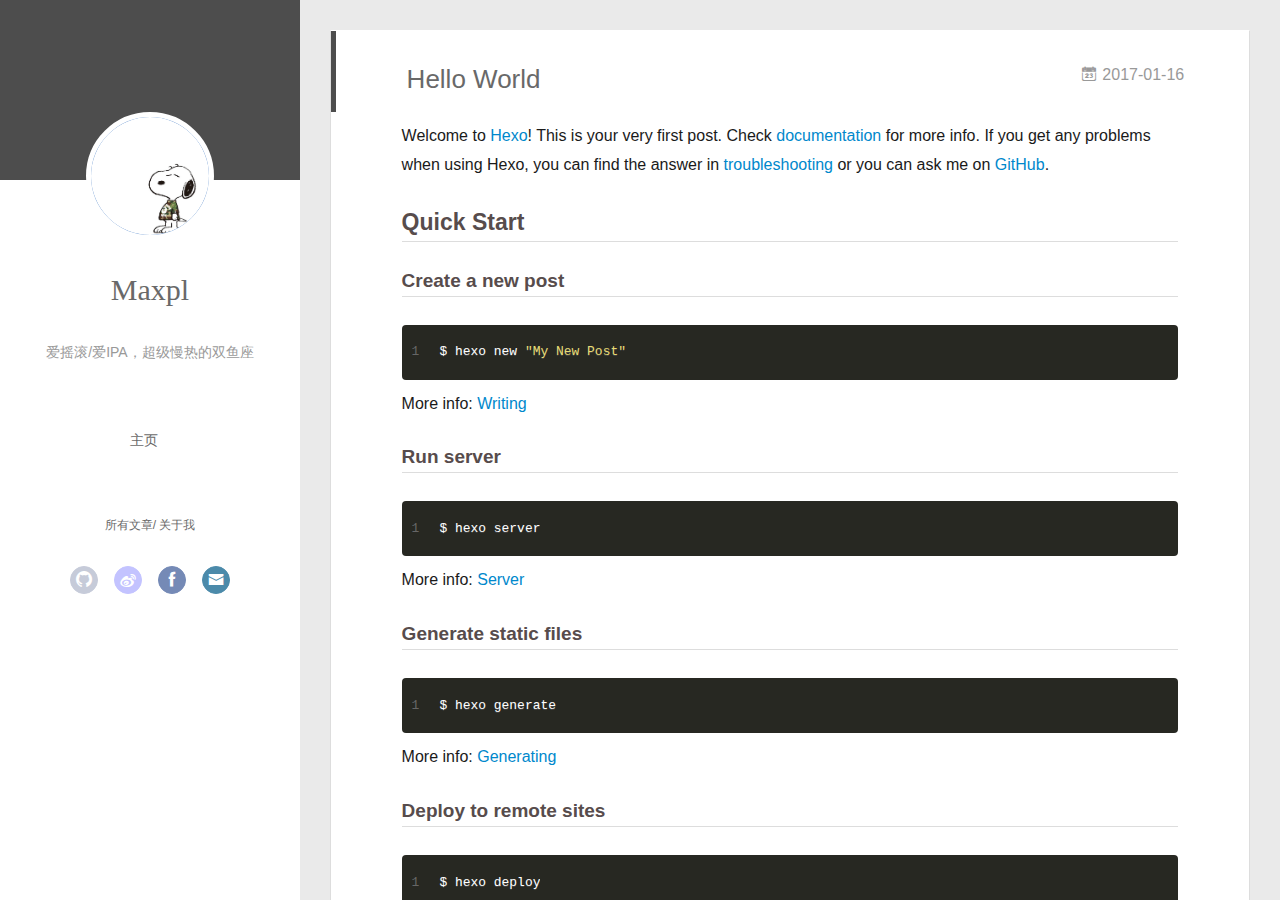
<file: index.html>
<!DOCTYPE html>
<html>
<head>
  <meta charset="utf-8">
  
  <meta name="renderer" content="webkit">
  <meta http-equiv="X-UA-Compatible" content="IE=edge" >
  <link rel="dns-prefetch" href="https://wupinlang.github.io">
  <title>Maxpl的博客</title>
  <meta name="viewport" content="width=device-width, initial-scale=1, maximum-scale=1">
  <meta property="og:type" content="website">
<meta property="og:title" content="Maxpl的博客">
<meta property="og:url" content="https://wupinlang.github.io/index.html">
<meta property="og:site_name" content="Maxpl的博客">
<meta name="twitter:card" content="summary">
<meta name="twitter:title" content="Maxpl的博客">
  
  
    <link rel="icon" href="/favicon.png">
  
  <link rel="stylesheet" type="text/css" href="/./main.0440f0.css">
  <style type="text/css">
  
    #container.show {
      background: linear-gradient(200deg,#a0cfe4,#e8c37e);
    }
  </style>
  

  

</head>

<body>
  <div id="container" q-class="show:isCtnShow">
    <canvas id="anm-canvas" class="anm-canvas"></canvas>
    <div class="left-col" q-class="show:isShow">
      
<div class="overlay" style="background: #4d4d4d"></div>
<div class="intrude-less">
	<header id="header" class="inner">
		<a href="/" class="profilepic">
			<img src="/assets/blog_img/snoopy.jpeg" class="js-avatar">
		</a>
		<hgroup>
		  <h1 class="header-author"><a href="/">Maxpl</a></h1>
		</hgroup>
		
		<p class="header-subtitle">爱摇滚/爱IPA，超级慢热的双鱼座</p>
		

		<nav class="header-menu">
			<ul>
			
				<li><a href="/">主页</a></li>
	        
			</ul>
		</nav>
		<nav class="header-smart-menu">
    		
    			
    			<a q-on="click: openSlider(e, 'innerArchive')" href="javascript:void(0)">所有文章</a>
    			
            
    			
    			<a q-on="click: openSlider(e, 'aboutme')" href="javascript:void(0)">关于我</a>
    			
            
		</nav>
		<nav class="header-nav">
			<div class="social">
				
					<a class="github" target="_blank" href="https://github.com/wupinlang" title="github"><i class="icon-github"></i></a>
		        
					<a class="weibo" target="_blank" href="http://weibo.com/maxpl" title="weibo"><i class="icon-weibo"></i></a>
		        
					<a class="facebook" target="_blank" href="https://www.facebook.com/wupinlang" title="facebook"><i class="icon-facebook"></i></a>
		        
					<a class="mail" target="_blank" href="mailto:wupinlang@gmail.com" title="mail"><i class="icon-mail"></i></a>
		        
			</div>
		</nav>
	</header>		
</div>

    </div>
    <div class="mid-col" q-class="show:isShow,hide:isShow|isFalse">
      
<nav id="mobile-nav">
  	<div class="overlay js-overlay" style="background: #4d4d4d"></div>
	<div class="btnctn js-mobile-btnctn">
  		<div class="slider-trigger list" q-on="click: openSlider(e)"><i class="icon icon-sort"></i></div>
	</div>
	<div class="intrude-less">
		<header id="header" class="inner">
			<div class="profilepic">
				<img src="/assets/blog_img/snoopy.jpeg" class="js-avatar">
			</div>
			<hgroup>
			  <h1 class="header-author js-header-author">Maxpl</h1>
			</hgroup>
			
			<p class="header-subtitle"><i class="icon icon-quo-left"></i>爱摇滚/爱IPA，超级慢热的双鱼座<i class="icon icon-quo-right"></i></p>
			
			
			
				
			
			
			
			<nav class="header-nav">
				<div class="social">
					
						<a class="github" target="_blank" href="https://github.com/wupinlang" title="github"><i class="icon-github"></i></a>
			        
						<a class="weibo" target="_blank" href="http://weibo.com/maxpl" title="weibo"><i class="icon-weibo"></i></a>
			        
						<a class="facebook" target="_blank" href="https://www.facebook.com/wupinlang" title="facebook"><i class="icon-facebook"></i></a>
			        
						<a class="mail" target="_blank" href="mailto:wupinlang@gmail.com" title="mail"><i class="icon-mail"></i></a>
			        
				</div>
			</nav>

			<nav class="header-menu js-header-menu">
				<ul style="width: 50%">
				
				
					<li style="width: 100%"><a href="/">主页</a></li>
		        
				</ul>
			</nav>
		</header>				
	</div>
	<div class="mobile-mask" style="display:none" q-show="isShow"></div>
</nav>

      <div id="wrapper" class="body-wrap">
        <div class="menu-l">
          <div class="canvas-wrap">
            <canvas data-colors="#eaeaea" data-sectionHeight="100" data-contentId="js-content" id="myCanvas1" class="anm-canvas"></canvas>
          </div>
          <div id="js-content" class="content-ll">
            
  
    <article id="post-hello-world" class="article article-type-post  article-index" itemscope itemprop="blogPost">
  <div class="article-inner">
    
      <header class="article-header">
        
  
    <h1 itemprop="name">
      <a class="article-title" href="/2017/01/16/hello-world/">Hello World</a>
    </h1>
  

        
        <a href="/2017/01/16/hello-world/" class="archive-article-date">
  	<time datetime="2017-01-15T16:18:34.000Z" itemprop="datePublished"><i class="icon-calendar icon"></i>2017-01-16</time>
</a>
        
      </header>
    
    <div class="article-entry" itemprop="articleBody">
      
        <p>Welcome to <a href="https://hexo.io/" target="_blank" rel="external">Hexo</a>! This is your very first post. Check <a href="https://hexo.io/docs/" target="_blank" rel="external">documentation</a> for more info. If you get any problems when using Hexo, you can find the answer in <a href="https://hexo.io/docs/troubleshooting.html" target="_blank" rel="external">troubleshooting</a> or you can ask me on <a href="https://github.com/hexojs/hexo/issues" target="_blank" rel="external">GitHub</a>.</p>
<h2 id="Quick-Start"><a href="#Quick-Start" class="headerlink" title="Quick Start"></a>Quick Start</h2><h3 id="Create-a-new-post"><a href="#Create-a-new-post" class="headerlink" title="Create a new post"></a>Create a new post</h3><figure class="highlight bash"><table><tr><td class="gutter"><pre><div class="line">1</div></pre></td><td class="code"><pre><div class="line">$ hexo new <span class="string">"My New Post"</span></div></pre></td></tr></table></figure>
<p>More info: <a href="https://hexo.io/docs/writing.html" target="_blank" rel="external">Writing</a></p>
<h3 id="Run-server"><a href="#Run-server" class="headerlink" title="Run server"></a>Run server</h3><figure class="highlight bash"><table><tr><td class="gutter"><pre><div class="line">1</div></pre></td><td class="code"><pre><div class="line">$ hexo server</div></pre></td></tr></table></figure>
<p>More info: <a href="https://hexo.io/docs/server.html" target="_blank" rel="external">Server</a></p>
<h3 id="Generate-static-files"><a href="#Generate-static-files" class="headerlink" title="Generate static files"></a>Generate static files</h3><figure class="highlight bash"><table><tr><td class="gutter"><pre><div class="line">1</div></pre></td><td class="code"><pre><div class="line">$ hexo generate</div></pre></td></tr></table></figure>
<p>More info: <a href="https://hexo.io/docs/generating.html" target="_blank" rel="external">Generating</a></p>
<h3 id="Deploy-to-remote-sites"><a href="#Deploy-to-remote-sites" class="headerlink" title="Deploy to remote sites"></a>Deploy to remote sites</h3><figure class="highlight bash"><table><tr><td class="gutter"><pre><div class="line">1</div></pre></td><td class="code"><pre><div class="line">$ hexo deploy</div></pre></td></tr></table></figure>
<p>More info: <a href="https://hexo.io/docs/deployment.html" target="_blank" rel="external">Deployment</a></p>

      

      
    </div>
    <div class="article-info article-info-index">
      
      
      

      
        <p class="article-more-link">
          <a class="article-more-a" href="/2017/01/16/hello-world/">展开全文 >></a>
        </p>
      

      
      <div class="clearfix"></div>
    </div>
  </div>
</article>








  
  


          </div>
        </div>
      </div>
      <footer id="footer">
  <div class="outer">
    <div id="footer-info">
    	<div class="footer-left">
    		&copy; 2017 Maxpl
    	</div>
      	<div class="footer-right">
      		<a href="http://hexo.io/" target="_blank">Hexo</a>  Theme <a href="https://github.com/litten/hexo-theme-yilia" target="_blank">Yilia</a> by Litten
      	</div>
    </div>
  </div>
</footer>
    </div>
    <script>
	var yiliaConfig = {
		mathjax: false,
		isHome: true,
		isPost: false,
		isArchive: false,
		isTag: false,
		isCategory: false,
		open_in_new: false,
		root: "/",
		innerArchive: true,
		showTags: false
	}
</script>

<script>!function(t){function n(r){if(e[r])return e[r].exports;var o=e[r]={exports:{},id:r,loaded:!1};return t[r].call(o.exports,o,o.exports,n),o.loaded=!0,o.exports}var e={};return n.m=t,n.c=e,n.p="./",n(0)}([function(t,n,e){"use strict";function r(t){return t&&t.__esModule?t:{default:t}}function o(t,n){var e=/\/|index.html/g;return t.replace(e,"")===n.replace(e,"")}function i(){for(var t=document.querySelectorAll(".js-header-menu li a"),n=window.location.pathname,e=0,r=t.length;e<r;e++){var i=t[e];o(n,i.getAttribute("href"))&&(0,d.default)(i,"active")}}function u(t){for(var n=t.offsetLeft,e=t.offsetParent;null!==e;)n+=e.offsetLeft,e=e.offsetParent;return n}function f(t){for(var n=t.offsetTop,e=t.offsetParent;null!==e;)n+=e.offsetTop,e=e.offsetParent;return n}function c(t,n,e,r,o){var i=u(t),c=f(t)-n;if(c-e<=o){var a=t.$newDom;a||(a=t.cloneNode(!0),(0,h.default)(t,a),t.$newDom=a,a.style.position="fixed",a.style.top=(e||c)+"px",a.style.left=i+"px",a.style.zIndex=r||2,a.style.width="100%",a.style.color="#fff"),a.style.visibility="visible",t.style.visibility="hidden"}else{t.style.visibility="visible";var s=t.$newDom;s&&(s.style.visibility="hidden")}}function a(){var t=document.querySelector(".js-overlay"),n=document.querySelector(".js-header-menu");c(t,document.body.scrollTop,-63,2,0),c(n,document.body.scrollTop,1,3,0)}function s(){document.querySelector("#container").addEventListener("scroll",function(t){a()}),window.addEventListener("scroll",function(t){a()}),a()}function l(){x.default.versions.mobile&&window.screen.width<800&&(i(),s())}var p=e(25),d=r(p),v=e(26),y=(r(v),e(96)),h=r(y),b=e(97),x=r(b),m=e(98),g=r(m),w=e(27);l(),(0,w.addLoadEvent)(function(){g.default.init()}),t.exports={}},,,,,,,,,,,,,,,,,,,,,,,,,function(t,n){function e(t,n){t.classList?t.classList.add(n):t.className+=" "+n}t.exports=e},function(t,n){function e(t,n){if(t.classList)t.classList.remove(n);else{var e=new RegExp("(^|\\b)"+n.split(" ").join("|")+"(\\b|$)","gi");t.className=t.className.replace(e," ")}}t.exports=e},function(t,n,e){"use strict";function r(t){return t&&t.__esModule?t:{default:t}}var o=e(28),i=r(o),u=function(){function t(t,n,e){return n||e?String.fromCharCode(n||e):o[t]||t}function n(t){return l[t]}var e=/&quot;|&lt;|&gt;|&amp;|&nbsp;|&apos;|&#(\d+);|&#(\d+)/g,r=/['<> "&]/g,o={"&quot;":'"',"&lt;":"<","&gt;":">","&amp;":"&","&nbsp;":" "},f=/\u00a0/g,c=/<br\s*\/?>/gi,a=/\r?\n/g,s=/\s/g,l={};for(var p in o)l[o[p]]=p;return o["&apos;"]="'",l["'"]="&#39;",{encode:function(t){return t?(""+t).replace(r,n).replace(a,"<br/>").replace(s,"&nbsp;"):""},decode:function(n){return n?(""+n).replace(c,"\n").replace(e,t).replace(f," "):""},encodeBase16:function(t){if(!t)return t;t+="";for(var n=[],e=0,r=t.length;r>e;e++)n.push(t.charCodeAt(e).toString(16).toUpperCase());return n.join("")},encodeBase16forJSON:function(t){if(!t)return t;t=t.replace(/[\u4E00-\u9FBF]/gi,function(t){return escape(t).replace("%u","\\u")});for(var n=[],e=0,r=t.length;r>e;e++)n.push(t.charCodeAt(e).toString(16).toUpperCase());return n.join("")},decodeBase16:function(t){if(!t)return t;t+="";for(var n=[],e=0,r=t.length;r>e;e+=2)n.push(String.fromCharCode("0x"+t.slice(e,e+2)));return n.join("")},encodeObject:function(t){if(t instanceof Array)for(var n=0,e=t.length;e>n;n++)t[n]=u.encodeObject(t[n]);else if("object"==("undefined"==typeof t?"undefined":(0,i.default)(t)))for(var r in t)t[r]=u.encodeObject(t[r]);else if("string"==typeof t)return u.encode(t);return t},loadScript:function(t){var n=document.createElement("script");document.getElementsByTagName("body")[0].appendChild(n),n.setAttribute("src",t)},addLoadEvent:function(t){var n=window.onload;"function"!=typeof window.onload?window.onload=t:window.onload=function(){n(),t()}}}}();t.exports=u},function(t,n,e){"use strict";function r(t){return t&&t.__esModule?t:{default:t}}n.__esModule=!0;var o=e(29),i=r(o),u=e(80),f=r(u),c="function"==typeof f.default&&"symbol"==typeof i.default?function(t){return typeof t}:function(t){return t&&"function"==typeof f.default&&t.constructor===f.default&&t!==f.default.prototype?"symbol":typeof t};n.default="function"==typeof f.default&&"symbol"===c(i.default)?function(t){return"undefined"==typeof t?"undefined":c(t)}:function(t){return t&&"function"==typeof f.default&&t.constructor===f.default&&t!==f.default.prototype?"symbol":"undefined"==typeof t?"undefined":c(t)}},function(t,n,e){t.exports={default:e(30),__esModule:!0}},function(t,n,e){e(31),e(75),t.exports=e(79).f("iterator")},function(t,n,e){"use strict";var r=e(32)(!0);e(35)(String,"String",function(t){this._t=String(t),this._i=0},function(){var t,n=this._t,e=this._i;return e>=n.length?{value:void 0,done:!0}:(t=r(n,e),this._i+=t.length,{value:t,done:!1})})},function(t,n,e){var r=e(33),o=e(34);t.exports=function(t){return function(n,e){var i,u,f=String(o(n)),c=r(e),a=f.length;return c<0||c>=a?t?"":void 0:(i=f.charCodeAt(c),i<55296||i>56319||c+1===a||(u=f.charCodeAt(c+1))<56320||u>57343?t?f.charAt(c):i:t?f.slice(c,c+2):(i-55296<<10)+(u-56320)+65536)}}},function(t,n){var e=Math.ceil,r=Math.floor;t.exports=function(t){return isNaN(t=+t)?0:(t>0?r:e)(t)}},function(t,n){t.exports=function(t){if(void 0==t)throw TypeError("Can't call method on  "+t);return t}},function(t,n,e){"use strict";var r=e(36),o=e(37),i=e(52),u=e(42),f=e(53),c=e(54),a=e(55),s=e(71),l=e(73),p=e(72)("iterator"),d=!([].keys&&"next"in[].keys()),v="@@iterator",y="keys",h="values",b=function(){return this};t.exports=function(t,n,e,x,m,g,w){a(e,n,x);var O,S,_,j=function(t){if(!d&&t in A)return A[t];switch(t){case y:return function(){return new e(this,t)};case h:return function(){return new e(this,t)}}return function(){return new e(this,t)}},P=n+" Iterator",E=m==h,M=!1,A=t.prototype,T=A[p]||A[v]||m&&A[m],L=T||j(m),N=m?E?j("entries"):L:void 0,C="Array"==n?A.entries||T:T;if(C&&(_=l(C.call(new t)),_!==Object.prototype&&(s(_,P,!0),r||f(_,p)||u(_,p,b))),E&&T&&T.name!==h&&(M=!0,L=function(){return T.call(this)}),r&&!w||!d&&!M&&A[p]||u(A,p,L),c[n]=L,c[P]=b,m)if(O={values:E?L:j(h),keys:g?L:j(y),entries:N},w)for(S in O)S in A||i(A,S,O[S]);else o(o.P+o.F*(d||M),n,O);return O}},function(t,n){t.exports=!0},function(t,n,e){var r=e(38),o=e(39),i=e(40),u=e(42),f="prototype",c=function(t,n,e){var a,s,l,p=t&c.F,d=t&c.G,v=t&c.S,y=t&c.P,h=t&c.B,b=t&c.W,x=d?o:o[n]||(o[n]={}),m=x[f],g=d?r:v?r[n]:(r[n]||{})[f];d&&(e=n);for(a in e)s=!p&&g&&void 0!==g[a],s&&a in x||(l=s?g[a]:e[a],x[a]=d&&"function"!=typeof g[a]?e[a]:h&&s?i(l,r):b&&g[a]==l?function(t){var n=function(n,e,r){if(this instanceof t){switch(arguments.length){case 0:return new t;case 1:return new t(n);case 2:return new t(n,e)}return new t(n,e,r)}return t.apply(this,arguments)};return n[f]=t[f],n}(l):y&&"function"==typeof l?i(Function.call,l):l,y&&((x.virtual||(x.virtual={}))[a]=l,t&c.R&&m&&!m[a]&&u(m,a,l)))};c.F=1,c.G=2,c.S=4,c.P=8,c.B=16,c.W=32,c.U=64,c.R=128,t.exports=c},function(t,n){var e=t.exports="undefined"!=typeof window&&window.Math==Math?window:"undefined"!=typeof self&&self.Math==Math?self:Function("return this")();"number"==typeof __g&&(__g=e)},function(t,n){var e=t.exports={version:"2.4.0"};"number"==typeof __e&&(__e=e)},function(t,n,e){var r=e(41);t.exports=function(t,n,e){if(r(t),void 0===n)return t;switch(e){case 1:return function(e){return t.call(n,e)};case 2:return function(e,r){return t.call(n,e,r)};case 3:return function(e,r,o){return t.call(n,e,r,o)}}return function(){return t.apply(n,arguments)}}},function(t,n){t.exports=function(t){if("function"!=typeof t)throw TypeError(t+" is not a function!");return t}},function(t,n,e){var r=e(43),o=e(51);t.exports=e(47)?function(t,n,e){return r.f(t,n,o(1,e))}:function(t,n,e){return t[n]=e,t}},function(t,n,e){var r=e(44),o=e(46),i=e(50),u=Object.defineProperty;n.f=e(47)?Object.defineProperty:function(t,n,e){if(r(t),n=i(n,!0),r(e),o)try{return u(t,n,e)}catch(t){}if("get"in e||"set"in e)throw TypeError("Accessors not supported!");return"value"in e&&(t[n]=e.value),t}},function(t,n,e){var r=e(45);t.exports=function(t){if(!r(t))throw TypeError(t+" is not an object!");return t}},function(t,n){t.exports=function(t){return"object"==typeof t?null!==t:"function"==typeof t}},function(t,n,e){t.exports=!e(47)&&!e(48)(function(){return 7!=Object.defineProperty(e(49)("div"),"a",{get:function(){return 7}}).a})},function(t,n,e){t.exports=!e(48)(function(){return 7!=Object.defineProperty({},"a",{get:function(){return 7}}).a})},function(t,n){t.exports=function(t){try{return!!t()}catch(t){return!0}}},function(t,n,e){var r=e(45),o=e(38).document,i=r(o)&&r(o.createElement);t.exports=function(t){return i?o.createElement(t):{}}},function(t,n,e){var r=e(45);t.exports=function(t,n){if(!r(t))return t;var e,o;if(n&&"function"==typeof(e=t.toString)&&!r(o=e.call(t)))return o;if("function"==typeof(e=t.valueOf)&&!r(o=e.call(t)))return o;if(!n&&"function"==typeof(e=t.toString)&&!r(o=e.call(t)))return o;throw TypeError("Can't convert object to primitive value")}},function(t,n){t.exports=function(t,n){return{enumerable:!(1&t),configurable:!(2&t),writable:!(4&t),value:n}}},function(t,n,e){t.exports=e(42)},function(t,n){var e={}.hasOwnProperty;t.exports=function(t,n){return e.call(t,n)}},function(t,n){t.exports={}},function(t,n,e){"use strict";var r=e(56),o=e(51),i=e(71),u={};e(42)(u,e(72)("iterator"),function(){return this}),t.exports=function(t,n,e){t.prototype=r(u,{next:o(1,e)}),i(t,n+" Iterator")}},function(t,n,e){var r=e(44),o=e(57),i=e(69),u=e(66)("IE_PROTO"),f=function(){},c="prototype",a=function(){var t,n=e(49)("iframe"),r=i.length,o="<",u=">";for(n.style.display="none",e(70).appendChild(n),n.src="javascript:",t=n.contentWindow.document,t.open(),t.write(o+"script"+u+"document.F=Object"+o+"/script"+u),t.close(),a=t.F;r--;)delete a[c][i[r]];return a()};t.exports=Object.create||function(t,n){var e;return null!==t?(f[c]=r(t),e=new f,f[c]=null,e[u]=t):e=a(),void 0===n?e:o(e,n)}},function(t,n,e){var r=e(43),o=e(44),i=e(58);t.exports=e(47)?Object.defineProperties:function(t,n){o(t);for(var e,u=i(n),f=u.length,c=0;f>c;)r.f(t,e=u[c++],n[e]);return t}},function(t,n,e){var r=e(59),o=e(69);t.exports=Object.keys||function(t){return r(t,o)}},function(t,n,e){var r=e(53),o=e(60),i=e(63)(!1),u=e(66)("IE_PROTO");t.exports=function(t,n){var e,f=o(t),c=0,a=[];for(e in f)e!=u&&r(f,e)&&a.push(e);for(;n.length>c;)r(f,e=n[c++])&&(~i(a,e)||a.push(e));return a}},function(t,n,e){var r=e(61),o=e(34);t.exports=function(t){return r(o(t))}},function(t,n,e){var r=e(62);t.exports=Object("z").propertyIsEnumerable(0)?Object:function(t){return"String"==r(t)?t.split(""):Object(t)}},function(t,n){var e={}.toString;t.exports=function(t){return e.call(t).slice(8,-1)}},function(t,n,e){var r=e(60),o=e(64),i=e(65);t.exports=function(t){return function(n,e,u){var f,c=r(n),a=o(c.length),s=i(u,a);if(t&&e!=e){for(;a>s;)if(f=c[s++],f!=f)return!0}else for(;a>s;s++)if((t||s in c)&&c[s]===e)return t||s||0;return!t&&-1}}},function(t,n,e){var r=e(33),o=Math.min;t.exports=function(t){return t>0?o(r(t),9007199254740991):0}},function(t,n,e){var r=e(33),o=Math.max,i=Math.min;t.exports=function(t,n){return t=r(t),t<0?o(t+n,0):i(t,n)}},function(t,n,e){var r=e(67)("keys"),o=e(68);t.exports=function(t){return r[t]||(r[t]=o(t))}},function(t,n,e){var r=e(38),o="__core-js_shared__",i=r[o]||(r[o]={});t.exports=function(t){return i[t]||(i[t]={})}},function(t,n){var e=0,r=Math.random();t.exports=function(t){return"Symbol(".concat(void 0===t?"":t,")_",(++e+r).toString(36))}},function(t,n){t.exports="constructor,hasOwnProperty,isPrototypeOf,propertyIsEnumerable,toLocaleString,toString,valueOf".split(",")},function(t,n,e){t.exports=e(38).document&&document.documentElement},function(t,n,e){var r=e(43).f,o=e(53),i=e(72)("toStringTag");t.exports=function(t,n,e){t&&!o(t=e?t:t.prototype,i)&&r(t,i,{configurable:!0,value:n})}},function(t,n,e){var r=e(67)("wks"),o=e(68),i=e(38).Symbol,u="function"==typeof i,f=t.exports=function(t){return r[t]||(r[t]=u&&i[t]||(u?i:o)("Symbol."+t))};f.store=r},function(t,n,e){var r=e(53),o=e(74),i=e(66)("IE_PROTO"),u=Object.prototype;t.exports=Object.getPrototypeOf||function(t){return t=o(t),r(t,i)?t[i]:"function"==typeof t.constructor&&t instanceof t.constructor?t.constructor.prototype:t instanceof Object?u:null}},function(t,n,e){var r=e(34);t.exports=function(t){return Object(r(t))}},function(t,n,e){e(76);for(var r=e(38),o=e(42),i=e(54),u=e(72)("toStringTag"),f=["NodeList","DOMTokenList","MediaList","StyleSheetList","CSSRuleList"],c=0;c<5;c++){var a=f[c],s=r[a],l=s&&s.prototype;l&&!l[u]&&o(l,u,a),i[a]=i.Array}},function(t,n,e){"use strict";var r=e(77),o=e(78),i=e(54),u=e(60);t.exports=e(35)(Array,"Array",function(t,n){this._t=u(t),this._i=0,this._k=n},function(){var t=this._t,n=this._k,e=this._i++;return!t||e>=t.length?(this._t=void 0,o(1)):"keys"==n?o(0,e):"values"==n?o(0,t[e]):o(0,[e,t[e]])},"values"),i.Arguments=i.Array,r("keys"),r("values"),r("entries")},function(t,n){t.exports=function(){}},function(t,n){t.exports=function(t,n){return{value:n,done:!!t}}},function(t,n,e){n.f=e(72)},function(t,n,e){t.exports={default:e(81),__esModule:!0}},function(t,n,e){e(82),e(93),e(94),e(95),t.exports=e(39).Symbol},function(t,n,e){"use strict";var r=e(38),o=e(53),i=e(47),u=e(37),f=e(52),c=e(83).KEY,a=e(48),s=e(67),l=e(71),p=e(68),d=e(72),v=e(79),y=e(84),h=e(85),b=e(86),x=e(89),m=e(44),g=e(60),w=e(50),O=e(51),S=e(56),_=e(90),j=e(92),P=e(43),E=e(58),M=j.f,A=P.f,T=_.f,L=r.Symbol,N=r.JSON,C=N&&N.stringify,k="prototype",F=d("_hidden"),q=d("toPrimitive"),I={}.propertyIsEnumerable,B=s("symbol-registry"),D=s("symbols"),W=s("op-symbols"),H=Object[k],K="function"==typeof L,R=r.QObject,J=!R||!R[k]||!R[k].findChild,U=i&&a(function(){return 7!=S(A({},"a",{get:function(){return A(this,"a",{value:7}).a}})).a})?function(t,n,e){var r=M(H,n);r&&delete H[n],A(t,n,e),r&&t!==H&&A(H,n,r)}:A,G=function(t){var n=D[t]=S(L[k]);return n._k=t,n},$=K&&"symbol"==typeof L.iterator?function(t){return"symbol"==typeof t}:function(t){return t instanceof L},z=function(t,n,e){return t===H&&z(W,n,e),m(t),n=w(n,!0),m(e),o(D,n)?(e.enumerable?(o(t,F)&&t[F][n]&&(t[F][n]=!1),e=S(e,{enumerable:O(0,!1)})):(o(t,F)||A(t,F,O(1,{})),t[F][n]=!0),U(t,n,e)):A(t,n,e)},Y=function(t,n){m(t);for(var e,r=b(n=g(n)),o=0,i=r.length;i>o;)z(t,e=r[o++],n[e]);return t},Q=function(t,n){return void 0===n?S(t):Y(S(t),n)},X=function(t){var n=I.call(this,t=w(t,!0));return!(this===H&&o(D,t)&&!o(W,t))&&(!(n||!o(this,t)||!o(D,t)||o(this,F)&&this[F][t])||n)},V=function(t,n){if(t=g(t),n=w(n,!0),t!==H||!o(D,n)||o(W,n)){var e=M(t,n);return!e||!o(D,n)||o(t,F)&&t[F][n]||(e.enumerable=!0),e}},Z=function(t){for(var n,e=T(g(t)),r=[],i=0;e.length>i;)o(D,n=e[i++])||n==F||n==c||r.push(n);return r},tt=function(t){for(var n,e=t===H,r=T(e?W:g(t)),i=[],u=0;r.length>u;)!o(D,n=r[u++])||e&&!o(H,n)||i.push(D[n]);return i};K||(L=function(){if(this instanceof L)throw TypeError("Symbol is not a constructor!");var t=p(arguments.length>0?arguments[0]:void 0),n=function(e){this===H&&n.call(W,e),o(this,F)&&o(this[F],t)&&(this[F][t]=!1),U(this,t,O(1,e))};return i&&J&&U(H,t,{configurable:!0,set:n}),G(t)},f(L[k],"toString",function(){return this._k}),j.f=V,P.f=z,e(91).f=_.f=Z,e(88).f=X,e(87).f=tt,i&&!e(36)&&f(H,"propertyIsEnumerable",X,!0),v.f=function(t){return G(d(t))}),u(u.G+u.W+u.F*!K,{Symbol:L});for(var nt="hasInstance,isConcatSpreadable,iterator,match,replace,search,species,split,toPrimitive,toStringTag,unscopables".split(","),et=0;nt.length>et;)d(nt[et++]);for(var nt=E(d.store),et=0;nt.length>et;)y(nt[et++]);u(u.S+u.F*!K,"Symbol",{for:function(t){return o(B,t+="")?B[t]:B[t]=L(t)},keyFor:function(t){if($(t))return h(B,t);throw TypeError(t+" is not a symbol!")},useSetter:function(){J=!0},useSimple:function(){J=!1}}),u(u.S+u.F*!K,"Object",{create:Q,defineProperty:z,defineProperties:Y,getOwnPropertyDescriptor:V,getOwnPropertyNames:Z,getOwnPropertySymbols:tt}),N&&u(u.S+u.F*(!K||a(function(){var t=L();return"[null]"!=C([t])||"{}"!=C({a:t})||"{}"!=C(Object(t))})),"JSON",{stringify:function(t){if(void 0!==t&&!$(t)){for(var n,e,r=[t],o=1;arguments.length>o;)r.push(arguments[o++]);return n=r[1],"function"==typeof n&&(e=n),!e&&x(n)||(n=function(t,n){if(e&&(n=e.call(this,t,n)),!$(n))return n}),r[1]=n,C.apply(N,r)}}}),L[k][q]||e(42)(L[k],q,L[k].valueOf),l(L,"Symbol"),l(Math,"Math",!0),l(r.JSON,"JSON",!0)},function(t,n,e){var r=e(68)("meta"),o=e(45),i=e(53),u=e(43).f,f=0,c=Object.isExtensible||function(){return!0},a=!e(48)(function(){return c(Object.preventExtensions({}))}),s=function(t){u(t,r,{value:{i:"O"+ ++f,w:{}}})},l=function(t,n){if(!o(t))return"symbol"==typeof t?t:("string"==typeof t?"S":"P")+t;if(!i(t,r)){if(!c(t))return"F";if(!n)return"E";s(t)}return t[r].i},p=function(t,n){if(!i(t,r)){if(!c(t))return!0;if(!n)return!1;s(t)}return t[r].w},d=function(t){return a&&v.NEED&&c(t)&&!i(t,r)&&s(t),t},v=t.exports={KEY:r,NEED:!1,fastKey:l,getWeak:p,onFreeze:d}},function(t,n,e){var r=e(38),o=e(39),i=e(36),u=e(79),f=e(43).f;t.exports=function(t){var n=o.Symbol||(o.Symbol=i?{}:r.Symbol||{});"_"==t.charAt(0)||t in n||f(n,t,{value:u.f(t)})}},function(t,n,e){var r=e(58),o=e(60);t.exports=function(t,n){for(var e,i=o(t),u=r(i),f=u.length,c=0;f>c;)if(i[e=u[c++]]===n)return e}},function(t,n,e){var r=e(58),o=e(87),i=e(88);t.exports=function(t){var n=r(t),e=o.f;if(e)for(var u,f=e(t),c=i.f,a=0;f.length>a;)c.call(t,u=f[a++])&&n.push(u);return n}},function(t,n){n.f=Object.getOwnPropertySymbols},function(t,n){n.f={}.propertyIsEnumerable},function(t,n,e){var r=e(62);t.exports=Array.isArray||function(t){return"Array"==r(t)}},function(t,n,e){var r=e(60),o=e(91).f,i={}.toString,u="object"==typeof window&&window&&Object.getOwnPropertyNames?Object.getOwnPropertyNames(window):[],f=function(t){try{return o(t)}catch(t){return u.slice()}};t.exports.f=function(t){return u&&"[object Window]"==i.call(t)?f(t):o(r(t))}},function(t,n,e){var r=e(59),o=e(69).concat("length","prototype");n.f=Object.getOwnPropertyNames||function(t){return r(t,o)}},function(t,n,e){var r=e(88),o=e(51),i=e(60),u=e(50),f=e(53),c=e(46),a=Object.getOwnPropertyDescriptor;n.f=e(47)?a:function(t,n){if(t=i(t),n=u(n,!0),c)try{return a(t,n)}catch(t){}if(f(t,n))return o(!r.f.call(t,n),t[n])}},function(t,n){},function(t,n,e){e(84)("asyncIterator")},function(t,n,e){e(84)("observable")},function(t,n){function e(t,n){if("string"==typeof n)return t.insertAdjacentHTML("afterend",n);var e=t.nextSibling;return e?t.parentNode.insertBefore(n,e):t.parentNode.appendChild(n)}t.exports=e},function(t,n){"use strict";var e={versions:function(){var t=window.navigator.userAgent;return{trident:t.indexOf("Trident")>-1,presto:t.indexOf("Presto")>-1,webKit:t.indexOf("AppleWebKit")>-1,gecko:t.indexOf("Gecko")>-1&&t.indexOf("KHTML")==-1,mobile:!!t.match(/AppleWebKit.*Mobile.*/),ios:!!t.match(/\(i[^;]+;( U;)? CPU.+Mac OS X/),android:t.indexOf("Android")>-1||t.indexOf("Linux")>-1,iPhone:t.indexOf("iPhone")>-1||t.indexOf("Mac")>-1,iPad:t.indexOf("iPad")>-1,webApp:t.indexOf("Safari")==-1,weixin:t.indexOf("MicroMessenger")==-1}}()};t.exports=e},function(t,n){"use strict";function e(){var t=document.querySelector("#page-nav");if(t&&!document.querySelector("#page-nav .extend.prev")&&(t.innerHTML='<a class="extend prev disabled" rel="prev">&laquo; Prev</a>'+t.innerHTML),t&&!document.querySelector("#page-nav .extend.next")&&(t.innerHTML=t.innerHTML+'<a class="extend next disabled" rel="next">Next &raquo;</a>'),yiliaConfig&&yiliaConfig.open_in_new){var n=document.querySelectorAll(".article-entry a:not(.article-more-a)");n.forEach(function(t){t.setAttribute("target","_blank")})}var e=document.querySelector("#js-aboutme");e&&0!==e.length&&(e.innerHTML=e.innerText)}t.exports={init:e}}])</script><script src="/./main.0440f0.js"></script><script>!function(){var e=function(e){var t=document.createElement("script");document.getElementsByTagName("body")[0].appendChild(t),t.setAttribute("src",e)};e("/slider.b21694.js")}()</script>


    
<div class="tools-col" q-class="show:isShow,hide:isShow|isFalse" q-on="click:stop(e)">
  <div class="tools-nav header-menu">
    
    
      
      
      
    
      
      
      
    
    

    <ul style="width: 70%">
    
    
      
      <li style="width: 50%" q-on="click: openSlider(e, 'innerArchive')"><a href="javascript:void(0)" q-class="active:innerArchive">所有文章</a></li>
      
        
      
      <li style="width: 50%" q-on="click: openSlider(e, 'aboutme')"><a href="javascript:void(0)" q-class="active:aboutme">关于我</a></li>
      
        
    </ul>
  </div>
  <div class="tools-wrap">
    
    	<section class="tools-section tools-section-all" q-show="innerArchive">
        <div class="search-wrap">
          <input class="search-ipt" q-model="search" type="text" placeholder="find something…">
          <i class="icon-search icon" q-show="search|isEmptyStr"></i>
          <i class="icon-close icon" q-show="search|isNotEmptyStr" q-on="click:clearChose(e)"></i>
        </div>
        <div class="widget tagcloud search-tag">
          <p class="search-tag-wording">tag:</p>
          <label class="search-switch">
            <input type="checkbox" q-on="click:toggleTag(e)" q-attr="checked:showTags">
          </label>
          <ul class="article-tag-list" q-show="showTags">
            
            <div class="clearfix"></div>
          </ul>
        </div>
        <ul class="search-ul">
          <p q-show="jsonFail" style="padding: 20px; font-size: 12px;">
            缺失模块。<br/>1、在博客根目录（注意不是yilia根目录）执行以下命令：<br/> npm i hexo-generator-json-content --save<br/><br/>
            2、在根目录_config.yml里添加配置：
<pre style="font-size: 12px;" q-show="jsonFail">
  jsonContent:
    meta: false
    pages: false
    posts:
      title: true
      date: true
      path: true
      text: true
      raw: false
      content: false
      slug: false
      updated: false
      comments: false
      link: false
      permalink: false
      excerpt: false
      categories: false
      tags: true
</pre>
          </p>
          <li class="search-li" q-repeat="items" q-show="isShow">
            <a q-attr="href:path|urlformat" class="search-title"><i class="icon-quo-left icon"></i><span q-text="title"></span></a>
            <p class="search-time">
              <i class="icon-calendar icon"></i>
              <span q-text="date|dateformat"></span>
            </p>
            <p class="search-tag">
              <i class="icon-price-tags icon"></i>
              <span q-repeat="tags" q-on="click:choseTag(e, name)" q-text="name|tagformat"></span>
            </p>
          </li>
        </ul>
    	</section>
    

    

    
    	<section class="tools-section tools-section-me" q-show="aboutme">
  	  	
  	  		<div class="aboutme-wrap" id="js-aboutme">hi,there</div>
  	  	
    	</section>
    
  </div>
  
</div>
    <!-- Root element of PhotoSwipe. Must have class pswp. -->
<div class="pswp" tabindex="-1" role="dialog" aria-hidden="true">

    <!-- Background of PhotoSwipe. 
         It's a separate element as animating opacity is faster than rgba(). -->
    <div class="pswp__bg"></div>

    <!-- Slides wrapper with overflow:hidden. -->
    <div class="pswp__scroll-wrap">

        <!-- Container that holds slides. 
            PhotoSwipe keeps only 3 of them in the DOM to save memory.
            Don't modify these 3 pswp__item elements, data is added later on. -->
        <div class="pswp__container">
            <div class="pswp__item"></div>
            <div class="pswp__item"></div>
            <div class="pswp__item"></div>
        </div>

        <!-- Default (PhotoSwipeUI_Default) interface on top of sliding area. Can be changed. -->
        <div class="pswp__ui pswp__ui--hidden">

            <div class="pswp__top-bar">

                <!--  Controls are self-explanatory. Order can be changed. -->

                <div class="pswp__counter"></div>

                <button class="pswp__button pswp__button--close" title="Close (Esc)"></button>

                <button class="pswp__button pswp__button--share" style="display:none" title="Share"></button>

                <button class="pswp__button pswp__button--fs" title="Toggle fullscreen"></button>

                <button class="pswp__button pswp__button--zoom" title="Zoom in/out"></button>

                <!-- Preloader demo http://codepen.io/dimsemenov/pen/yyBWoR -->
                <!-- element will get class pswp__preloader--active when preloader is running -->
                <div class="pswp__preloader">
                    <div class="pswp__preloader__icn">
                      <div class="pswp__preloader__cut">
                        <div class="pswp__preloader__donut"></div>
                      </div>
                    </div>
                </div>
            </div>

            <div class="pswp__share-modal pswp__share-modal--hidden pswp__single-tap">
                <div class="pswp__share-tooltip"></div> 
            </div>

            <button class="pswp__button pswp__button--arrow--left" title="Previous (arrow left)">
            </button>

            <button class="pswp__button pswp__button--arrow--right" title="Next (arrow right)">
            </button>

            <div class="pswp__caption">
                <div class="pswp__caption__center"></div>
            </div>

        </div>

    </div>

</div>
  </div>
</body>
</html>
</file>
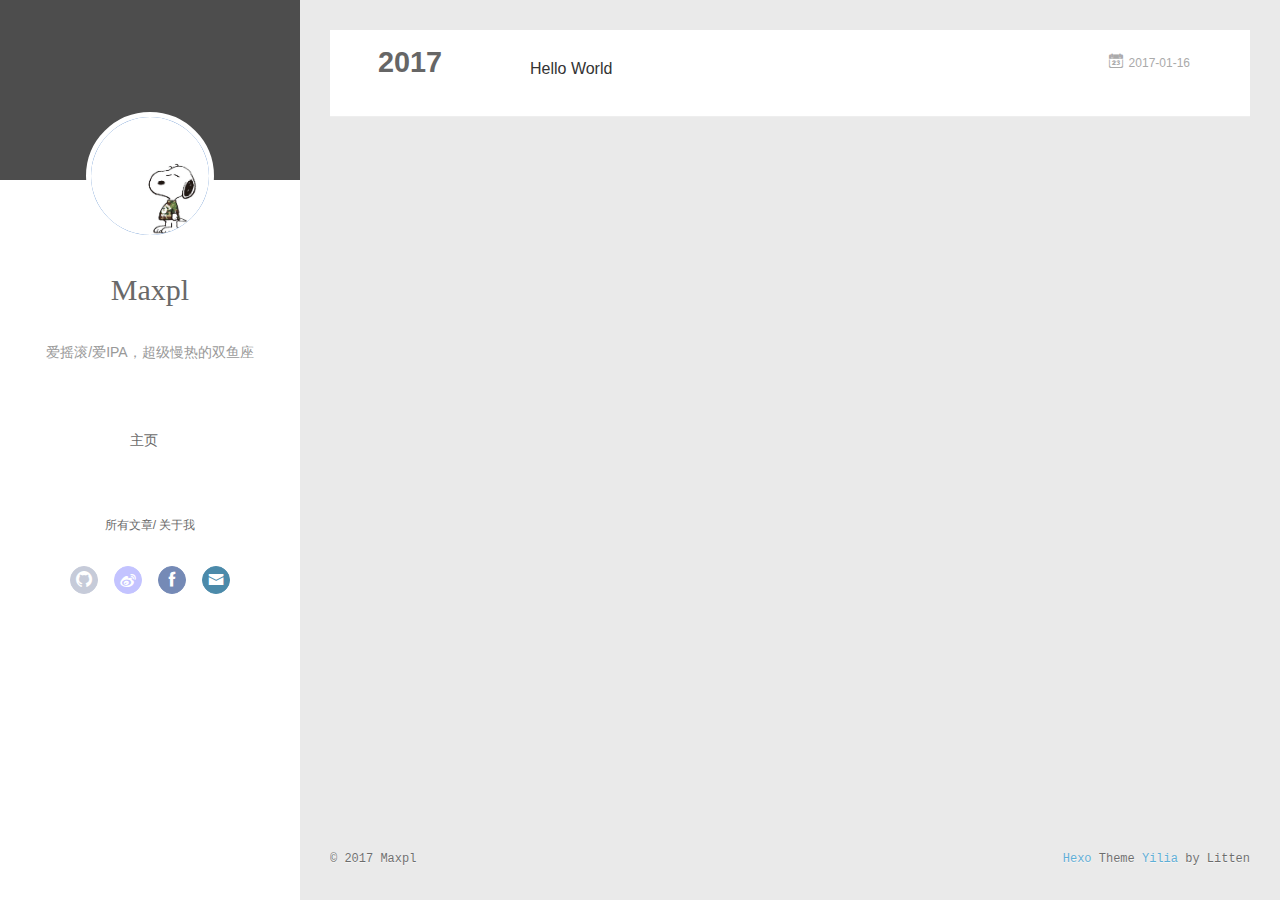
<file: archives/index.html>
<!DOCTYPE html>
<html>
<head>
  <meta charset="utf-8">
  
  <meta name="renderer" content="webkit">
  <meta http-equiv="X-UA-Compatible" content="IE=edge" >
  <link rel="dns-prefetch" href="https://wupinlang.github.io">
  <title>Archives | Maxpl的博客</title>
  <meta name="viewport" content="width=device-width, initial-scale=1, maximum-scale=1">
  <meta property="og:type" content="website">
<meta property="og:title" content="Maxpl的博客">
<meta property="og:url" content="https://wupinlang.github.io/archives/index.html">
<meta property="og:site_name" content="Maxpl的博客">
<meta name="twitter:card" content="summary">
<meta name="twitter:title" content="Maxpl的博客">
  
  
    <link rel="icon" href="/favicon.png">
  
  <link rel="stylesheet" type="text/css" href="/./main.0440f0.css">
  <style type="text/css">
  
    #container.show {
      background: linear-gradient(200deg,#a0cfe4,#e8c37e);
    }
  </style>
  

  

</head>

<body>
  <div id="container" q-class="show:isCtnShow">
    <canvas id="anm-canvas" class="anm-canvas"></canvas>
    <div class="left-col" q-class="show:isShow">
      
<div class="overlay" style="background: #4d4d4d"></div>
<div class="intrude-less">
	<header id="header" class="inner">
		<a href="/" class="profilepic">
			<img src="/assets/blog_img/snoopy.jpeg" class="js-avatar">
		</a>
		<hgroup>
		  <h1 class="header-author"><a href="/">Maxpl</a></h1>
		</hgroup>
		
		<p class="header-subtitle">爱摇滚/爱IPA，超级慢热的双鱼座</p>
		

		<nav class="header-menu">
			<ul>
			
				<li><a href="/">主页</a></li>
	        
			</ul>
		</nav>
		<nav class="header-smart-menu">
    		
    			
    			<a q-on="click: openSlider(e, 'innerArchive')" href="javascript:void(0)">所有文章</a>
    			
            
    			
    			<a q-on="click: openSlider(e, 'aboutme')" href="javascript:void(0)">关于我</a>
    			
            
		</nav>
		<nav class="header-nav">
			<div class="social">
				
					<a class="github" target="_blank" href="https://github.com/wupinlang" title="github"><i class="icon-github"></i></a>
		        
					<a class="weibo" target="_blank" href="http://weibo.com/maxpl" title="weibo"><i class="icon-weibo"></i></a>
		        
					<a class="facebook" target="_blank" href="https://www.facebook.com/wupinlang" title="facebook"><i class="icon-facebook"></i></a>
		        
					<a class="mail" target="_blank" href="mailto:wupinlang@gmail.com" title="mail"><i class="icon-mail"></i></a>
		        
			</div>
		</nav>
	</header>		
</div>

    </div>
    <div class="mid-col" q-class="show:isShow,hide:isShow|isFalse">
      
<nav id="mobile-nav">
  	<div class="overlay js-overlay" style="background: #4d4d4d"></div>
	<div class="btnctn js-mobile-btnctn">
  		<div class="slider-trigger list" q-on="click: openSlider(e)"><i class="icon icon-sort"></i></div>
	</div>
	<div class="intrude-less">
		<header id="header" class="inner">
			<div class="profilepic">
				<img src="/assets/blog_img/snoopy.jpeg" class="js-avatar">
			</div>
			<hgroup>
			  <h1 class="header-author js-header-author">Maxpl</h1>
			</hgroup>
			
			<p class="header-subtitle"><i class="icon icon-quo-left"></i>爱摇滚/爱IPA，超级慢热的双鱼座<i class="icon icon-quo-right"></i></p>
			
			
			
				
			
			
			
			<nav class="header-nav">
				<div class="social">
					
						<a class="github" target="_blank" href="https://github.com/wupinlang" title="github"><i class="icon-github"></i></a>
			        
						<a class="weibo" target="_blank" href="http://weibo.com/maxpl" title="weibo"><i class="icon-weibo"></i></a>
			        
						<a class="facebook" target="_blank" href="https://www.facebook.com/wupinlang" title="facebook"><i class="icon-facebook"></i></a>
			        
						<a class="mail" target="_blank" href="mailto:wupinlang@gmail.com" title="mail"><i class="icon-mail"></i></a>
			        
				</div>
			</nav>

			<nav class="header-menu js-header-menu">
				<ul style="width: 50%">
				
				
					<li style="width: 100%"><a href="/">主页</a></li>
		        
				</ul>
			</nav>
		</header>				
	</div>
	<div class="mobile-mask" style="display:none" q-show="isShow"></div>
</nav>

      <div id="wrapper" class="body-wrap">
        <div class="menu-l">
          <div class="canvas-wrap">
            <canvas data-colors="#eaeaea" data-sectionHeight="100" data-contentId="js-content" id="myCanvas1" class="anm-canvas"></canvas>
          </div>
          <div id="js-content" class="content-ll">
            
  
  
    
    
      
      
      <section class="archives-wrap">
        <div class="archive-year-wrap">
          <a href="/archives/2017" class="archive-year">2017</a>
        </div>
        <div class="archives">
    
    <article class="archive-article archive-type-post">
  <div class="archive-article-inner">
    <header class="archive-article-header">
      	<div class="article-meta">
	      	<a href="/2017/01/16/hello-world/" class="archive-article-date">
  	<time datetime="2017-01-15T16:18:34.000Z" itemprop="datePublished"><i class="icon-calendar icon"></i>2017-01-16</time>
</a>
        </div>
    	 
  
    <h1 itemprop="name">
      <a class="archive-article-title" href="/2017/01/16/hello-world/">Hello World</a>
    </h1>
  

        <div class="article-info info-on-right">
          
          

        </div>
        <div class="clearfix"></div>
    </header>
  </div>
</article>
  
  
    </div></section>
  

    


          </div>
        </div>
      </div>
      <footer id="footer">
  <div class="outer">
    <div id="footer-info">
    	<div class="footer-left">
    		&copy; 2017 Maxpl
    	</div>
      	<div class="footer-right">
      		<a href="http://hexo.io/" target="_blank">Hexo</a>  Theme <a href="https://github.com/litten/hexo-theme-yilia" target="_blank">Yilia</a> by Litten
      	</div>
    </div>
  </div>
</footer>
    </div>
    <script>
	var yiliaConfig = {
		mathjax: false,
		isHome: false,
		isPost: false,
		isArchive: true,
		isTag: false,
		isCategory: false,
		open_in_new: false,
		root: "/",
		innerArchive: true,
		showTags: false
	}
</script>

<script>!function(t){function n(r){if(e[r])return e[r].exports;var o=e[r]={exports:{},id:r,loaded:!1};return t[r].call(o.exports,o,o.exports,n),o.loaded=!0,o.exports}var e={};return n.m=t,n.c=e,n.p="./",n(0)}([function(t,n,e){"use strict";function r(t){return t&&t.__esModule?t:{default:t}}function o(t,n){var e=/\/|index.html/g;return t.replace(e,"")===n.replace(e,"")}function i(){for(var t=document.querySelectorAll(".js-header-menu li a"),n=window.location.pathname,e=0,r=t.length;e<r;e++){var i=t[e];o(n,i.getAttribute("href"))&&(0,d.default)(i,"active")}}function u(t){for(var n=t.offsetLeft,e=t.offsetParent;null!==e;)n+=e.offsetLeft,e=e.offsetParent;return n}function f(t){for(var n=t.offsetTop,e=t.offsetParent;null!==e;)n+=e.offsetTop,e=e.offsetParent;return n}function c(t,n,e,r,o){var i=u(t),c=f(t)-n;if(c-e<=o){var a=t.$newDom;a||(a=t.cloneNode(!0),(0,h.default)(t,a),t.$newDom=a,a.style.position="fixed",a.style.top=(e||c)+"px",a.style.left=i+"px",a.style.zIndex=r||2,a.style.width="100%",a.style.color="#fff"),a.style.visibility="visible",t.style.visibility="hidden"}else{t.style.visibility="visible";var s=t.$newDom;s&&(s.style.visibility="hidden")}}function a(){var t=document.querySelector(".js-overlay"),n=document.querySelector(".js-header-menu");c(t,document.body.scrollTop,-63,2,0),c(n,document.body.scrollTop,1,3,0)}function s(){document.querySelector("#container").addEventListener("scroll",function(t){a()}),window.addEventListener("scroll",function(t){a()}),a()}function l(){x.default.versions.mobile&&window.screen.width<800&&(i(),s())}var p=e(25),d=r(p),v=e(26),y=(r(v),e(96)),h=r(y),b=e(97),x=r(b),m=e(98),g=r(m),w=e(27);l(),(0,w.addLoadEvent)(function(){g.default.init()}),t.exports={}},,,,,,,,,,,,,,,,,,,,,,,,,function(t,n){function e(t,n){t.classList?t.classList.add(n):t.className+=" "+n}t.exports=e},function(t,n){function e(t,n){if(t.classList)t.classList.remove(n);else{var e=new RegExp("(^|\\b)"+n.split(" ").join("|")+"(\\b|$)","gi");t.className=t.className.replace(e," ")}}t.exports=e},function(t,n,e){"use strict";function r(t){return t&&t.__esModule?t:{default:t}}var o=e(28),i=r(o),u=function(){function t(t,n,e){return n||e?String.fromCharCode(n||e):o[t]||t}function n(t){return l[t]}var e=/&quot;|&lt;|&gt;|&amp;|&nbsp;|&apos;|&#(\d+);|&#(\d+)/g,r=/['<> "&]/g,o={"&quot;":'"',"&lt;":"<","&gt;":">","&amp;":"&","&nbsp;":" "},f=/\u00a0/g,c=/<br\s*\/?>/gi,a=/\r?\n/g,s=/\s/g,l={};for(var p in o)l[o[p]]=p;return o["&apos;"]="'",l["'"]="&#39;",{encode:function(t){return t?(""+t).replace(r,n).replace(a,"<br/>").replace(s,"&nbsp;"):""},decode:function(n){return n?(""+n).replace(c,"\n").replace(e,t).replace(f," "):""},encodeBase16:function(t){if(!t)return t;t+="";for(var n=[],e=0,r=t.length;r>e;e++)n.push(t.charCodeAt(e).toString(16).toUpperCase());return n.join("")},encodeBase16forJSON:function(t){if(!t)return t;t=t.replace(/[\u4E00-\u9FBF]/gi,function(t){return escape(t).replace("%u","\\u")});for(var n=[],e=0,r=t.length;r>e;e++)n.push(t.charCodeAt(e).toString(16).toUpperCase());return n.join("")},decodeBase16:function(t){if(!t)return t;t+="";for(var n=[],e=0,r=t.length;r>e;e+=2)n.push(String.fromCharCode("0x"+t.slice(e,e+2)));return n.join("")},encodeObject:function(t){if(t instanceof Array)for(var n=0,e=t.length;e>n;n++)t[n]=u.encodeObject(t[n]);else if("object"==("undefined"==typeof t?"undefined":(0,i.default)(t)))for(var r in t)t[r]=u.encodeObject(t[r]);else if("string"==typeof t)return u.encode(t);return t},loadScript:function(t){var n=document.createElement("script");document.getElementsByTagName("body")[0].appendChild(n),n.setAttribute("src",t)},addLoadEvent:function(t){var n=window.onload;"function"!=typeof window.onload?window.onload=t:window.onload=function(){n(),t()}}}}();t.exports=u},function(t,n,e){"use strict";function r(t){return t&&t.__esModule?t:{default:t}}n.__esModule=!0;var o=e(29),i=r(o),u=e(80),f=r(u),c="function"==typeof f.default&&"symbol"==typeof i.default?function(t){return typeof t}:function(t){return t&&"function"==typeof f.default&&t.constructor===f.default&&t!==f.default.prototype?"symbol":typeof t};n.default="function"==typeof f.default&&"symbol"===c(i.default)?function(t){return"undefined"==typeof t?"undefined":c(t)}:function(t){return t&&"function"==typeof f.default&&t.constructor===f.default&&t!==f.default.prototype?"symbol":"undefined"==typeof t?"undefined":c(t)}},function(t,n,e){t.exports={default:e(30),__esModule:!0}},function(t,n,e){e(31),e(75),t.exports=e(79).f("iterator")},function(t,n,e){"use strict";var r=e(32)(!0);e(35)(String,"String",function(t){this._t=String(t),this._i=0},function(){var t,n=this._t,e=this._i;return e>=n.length?{value:void 0,done:!0}:(t=r(n,e),this._i+=t.length,{value:t,done:!1})})},function(t,n,e){var r=e(33),o=e(34);t.exports=function(t){return function(n,e){var i,u,f=String(o(n)),c=r(e),a=f.length;return c<0||c>=a?t?"":void 0:(i=f.charCodeAt(c),i<55296||i>56319||c+1===a||(u=f.charCodeAt(c+1))<56320||u>57343?t?f.charAt(c):i:t?f.slice(c,c+2):(i-55296<<10)+(u-56320)+65536)}}},function(t,n){var e=Math.ceil,r=Math.floor;t.exports=function(t){return isNaN(t=+t)?0:(t>0?r:e)(t)}},function(t,n){t.exports=function(t){if(void 0==t)throw TypeError("Can't call method on  "+t);return t}},function(t,n,e){"use strict";var r=e(36),o=e(37),i=e(52),u=e(42),f=e(53),c=e(54),a=e(55),s=e(71),l=e(73),p=e(72)("iterator"),d=!([].keys&&"next"in[].keys()),v="@@iterator",y="keys",h="values",b=function(){return this};t.exports=function(t,n,e,x,m,g,w){a(e,n,x);var O,S,_,j=function(t){if(!d&&t in A)return A[t];switch(t){case y:return function(){return new e(this,t)};case h:return function(){return new e(this,t)}}return function(){return new e(this,t)}},P=n+" Iterator",E=m==h,M=!1,A=t.prototype,T=A[p]||A[v]||m&&A[m],L=T||j(m),N=m?E?j("entries"):L:void 0,C="Array"==n?A.entries||T:T;if(C&&(_=l(C.call(new t)),_!==Object.prototype&&(s(_,P,!0),r||f(_,p)||u(_,p,b))),E&&T&&T.name!==h&&(M=!0,L=function(){return T.call(this)}),r&&!w||!d&&!M&&A[p]||u(A,p,L),c[n]=L,c[P]=b,m)if(O={values:E?L:j(h),keys:g?L:j(y),entries:N},w)for(S in O)S in A||i(A,S,O[S]);else o(o.P+o.F*(d||M),n,O);return O}},function(t,n){t.exports=!0},function(t,n,e){var r=e(38),o=e(39),i=e(40),u=e(42),f="prototype",c=function(t,n,e){var a,s,l,p=t&c.F,d=t&c.G,v=t&c.S,y=t&c.P,h=t&c.B,b=t&c.W,x=d?o:o[n]||(o[n]={}),m=x[f],g=d?r:v?r[n]:(r[n]||{})[f];d&&(e=n);for(a in e)s=!p&&g&&void 0!==g[a],s&&a in x||(l=s?g[a]:e[a],x[a]=d&&"function"!=typeof g[a]?e[a]:h&&s?i(l,r):b&&g[a]==l?function(t){var n=function(n,e,r){if(this instanceof t){switch(arguments.length){case 0:return new t;case 1:return new t(n);case 2:return new t(n,e)}return new t(n,e,r)}return t.apply(this,arguments)};return n[f]=t[f],n}(l):y&&"function"==typeof l?i(Function.call,l):l,y&&((x.virtual||(x.virtual={}))[a]=l,t&c.R&&m&&!m[a]&&u(m,a,l)))};c.F=1,c.G=2,c.S=4,c.P=8,c.B=16,c.W=32,c.U=64,c.R=128,t.exports=c},function(t,n){var e=t.exports="undefined"!=typeof window&&window.Math==Math?window:"undefined"!=typeof self&&self.Math==Math?self:Function("return this")();"number"==typeof __g&&(__g=e)},function(t,n){var e=t.exports={version:"2.4.0"};"number"==typeof __e&&(__e=e)},function(t,n,e){var r=e(41);t.exports=function(t,n,e){if(r(t),void 0===n)return t;switch(e){case 1:return function(e){return t.call(n,e)};case 2:return function(e,r){return t.call(n,e,r)};case 3:return function(e,r,o){return t.call(n,e,r,o)}}return function(){return t.apply(n,arguments)}}},function(t,n){t.exports=function(t){if("function"!=typeof t)throw TypeError(t+" is not a function!");return t}},function(t,n,e){var r=e(43),o=e(51);t.exports=e(47)?function(t,n,e){return r.f(t,n,o(1,e))}:function(t,n,e){return t[n]=e,t}},function(t,n,e){var r=e(44),o=e(46),i=e(50),u=Object.defineProperty;n.f=e(47)?Object.defineProperty:function(t,n,e){if(r(t),n=i(n,!0),r(e),o)try{return u(t,n,e)}catch(t){}if("get"in e||"set"in e)throw TypeError("Accessors not supported!");return"value"in e&&(t[n]=e.value),t}},function(t,n,e){var r=e(45);t.exports=function(t){if(!r(t))throw TypeError(t+" is not an object!");return t}},function(t,n){t.exports=function(t){return"object"==typeof t?null!==t:"function"==typeof t}},function(t,n,e){t.exports=!e(47)&&!e(48)(function(){return 7!=Object.defineProperty(e(49)("div"),"a",{get:function(){return 7}}).a})},function(t,n,e){t.exports=!e(48)(function(){return 7!=Object.defineProperty({},"a",{get:function(){return 7}}).a})},function(t,n){t.exports=function(t){try{return!!t()}catch(t){return!0}}},function(t,n,e){var r=e(45),o=e(38).document,i=r(o)&&r(o.createElement);t.exports=function(t){return i?o.createElement(t):{}}},function(t,n,e){var r=e(45);t.exports=function(t,n){if(!r(t))return t;var e,o;if(n&&"function"==typeof(e=t.toString)&&!r(o=e.call(t)))return o;if("function"==typeof(e=t.valueOf)&&!r(o=e.call(t)))return o;if(!n&&"function"==typeof(e=t.toString)&&!r(o=e.call(t)))return o;throw TypeError("Can't convert object to primitive value")}},function(t,n){t.exports=function(t,n){return{enumerable:!(1&t),configurable:!(2&t),writable:!(4&t),value:n}}},function(t,n,e){t.exports=e(42)},function(t,n){var e={}.hasOwnProperty;t.exports=function(t,n){return e.call(t,n)}},function(t,n){t.exports={}},function(t,n,e){"use strict";var r=e(56),o=e(51),i=e(71),u={};e(42)(u,e(72)("iterator"),function(){return this}),t.exports=function(t,n,e){t.prototype=r(u,{next:o(1,e)}),i(t,n+" Iterator")}},function(t,n,e){var r=e(44),o=e(57),i=e(69),u=e(66)("IE_PROTO"),f=function(){},c="prototype",a=function(){var t,n=e(49)("iframe"),r=i.length,o="<",u=">";for(n.style.display="none",e(70).appendChild(n),n.src="javascript:",t=n.contentWindow.document,t.open(),t.write(o+"script"+u+"document.F=Object"+o+"/script"+u),t.close(),a=t.F;r--;)delete a[c][i[r]];return a()};t.exports=Object.create||function(t,n){var e;return null!==t?(f[c]=r(t),e=new f,f[c]=null,e[u]=t):e=a(),void 0===n?e:o(e,n)}},function(t,n,e){var r=e(43),o=e(44),i=e(58);t.exports=e(47)?Object.defineProperties:function(t,n){o(t);for(var e,u=i(n),f=u.length,c=0;f>c;)r.f(t,e=u[c++],n[e]);return t}},function(t,n,e){var r=e(59),o=e(69);t.exports=Object.keys||function(t){return r(t,o)}},function(t,n,e){var r=e(53),o=e(60),i=e(63)(!1),u=e(66)("IE_PROTO");t.exports=function(t,n){var e,f=o(t),c=0,a=[];for(e in f)e!=u&&r(f,e)&&a.push(e);for(;n.length>c;)r(f,e=n[c++])&&(~i(a,e)||a.push(e));return a}},function(t,n,e){var r=e(61),o=e(34);t.exports=function(t){return r(o(t))}},function(t,n,e){var r=e(62);t.exports=Object("z").propertyIsEnumerable(0)?Object:function(t){return"String"==r(t)?t.split(""):Object(t)}},function(t,n){var e={}.toString;t.exports=function(t){return e.call(t).slice(8,-1)}},function(t,n,e){var r=e(60),o=e(64),i=e(65);t.exports=function(t){return function(n,e,u){var f,c=r(n),a=o(c.length),s=i(u,a);if(t&&e!=e){for(;a>s;)if(f=c[s++],f!=f)return!0}else for(;a>s;s++)if((t||s in c)&&c[s]===e)return t||s||0;return!t&&-1}}},function(t,n,e){var r=e(33),o=Math.min;t.exports=function(t){return t>0?o(r(t),9007199254740991):0}},function(t,n,e){var r=e(33),o=Math.max,i=Math.min;t.exports=function(t,n){return t=r(t),t<0?o(t+n,0):i(t,n)}},function(t,n,e){var r=e(67)("keys"),o=e(68);t.exports=function(t){return r[t]||(r[t]=o(t))}},function(t,n,e){var r=e(38),o="__core-js_shared__",i=r[o]||(r[o]={});t.exports=function(t){return i[t]||(i[t]={})}},function(t,n){var e=0,r=Math.random();t.exports=function(t){return"Symbol(".concat(void 0===t?"":t,")_",(++e+r).toString(36))}},function(t,n){t.exports="constructor,hasOwnProperty,isPrototypeOf,propertyIsEnumerable,toLocaleString,toString,valueOf".split(",")},function(t,n,e){t.exports=e(38).document&&document.documentElement},function(t,n,e){var r=e(43).f,o=e(53),i=e(72)("toStringTag");t.exports=function(t,n,e){t&&!o(t=e?t:t.prototype,i)&&r(t,i,{configurable:!0,value:n})}},function(t,n,e){var r=e(67)("wks"),o=e(68),i=e(38).Symbol,u="function"==typeof i,f=t.exports=function(t){return r[t]||(r[t]=u&&i[t]||(u?i:o)("Symbol."+t))};f.store=r},function(t,n,e){var r=e(53),o=e(74),i=e(66)("IE_PROTO"),u=Object.prototype;t.exports=Object.getPrototypeOf||function(t){return t=o(t),r(t,i)?t[i]:"function"==typeof t.constructor&&t instanceof t.constructor?t.constructor.prototype:t instanceof Object?u:null}},function(t,n,e){var r=e(34);t.exports=function(t){return Object(r(t))}},function(t,n,e){e(76);for(var r=e(38),o=e(42),i=e(54),u=e(72)("toStringTag"),f=["NodeList","DOMTokenList","MediaList","StyleSheetList","CSSRuleList"],c=0;c<5;c++){var a=f[c],s=r[a],l=s&&s.prototype;l&&!l[u]&&o(l,u,a),i[a]=i.Array}},function(t,n,e){"use strict";var r=e(77),o=e(78),i=e(54),u=e(60);t.exports=e(35)(Array,"Array",function(t,n){this._t=u(t),this._i=0,this._k=n},function(){var t=this._t,n=this._k,e=this._i++;return!t||e>=t.length?(this._t=void 0,o(1)):"keys"==n?o(0,e):"values"==n?o(0,t[e]):o(0,[e,t[e]])},"values"),i.Arguments=i.Array,r("keys"),r("values"),r("entries")},function(t,n){t.exports=function(){}},function(t,n){t.exports=function(t,n){return{value:n,done:!!t}}},function(t,n,e){n.f=e(72)},function(t,n,e){t.exports={default:e(81),__esModule:!0}},function(t,n,e){e(82),e(93),e(94),e(95),t.exports=e(39).Symbol},function(t,n,e){"use strict";var r=e(38),o=e(53),i=e(47),u=e(37),f=e(52),c=e(83).KEY,a=e(48),s=e(67),l=e(71),p=e(68),d=e(72),v=e(79),y=e(84),h=e(85),b=e(86),x=e(89),m=e(44),g=e(60),w=e(50),O=e(51),S=e(56),_=e(90),j=e(92),P=e(43),E=e(58),M=j.f,A=P.f,T=_.f,L=r.Symbol,N=r.JSON,C=N&&N.stringify,k="prototype",F=d("_hidden"),q=d("toPrimitive"),I={}.propertyIsEnumerable,B=s("symbol-registry"),D=s("symbols"),W=s("op-symbols"),H=Object[k],K="function"==typeof L,R=r.QObject,J=!R||!R[k]||!R[k].findChild,U=i&&a(function(){return 7!=S(A({},"a",{get:function(){return A(this,"a",{value:7}).a}})).a})?function(t,n,e){var r=M(H,n);r&&delete H[n],A(t,n,e),r&&t!==H&&A(H,n,r)}:A,G=function(t){var n=D[t]=S(L[k]);return n._k=t,n},$=K&&"symbol"==typeof L.iterator?function(t){return"symbol"==typeof t}:function(t){return t instanceof L},z=function(t,n,e){return t===H&&z(W,n,e),m(t),n=w(n,!0),m(e),o(D,n)?(e.enumerable?(o(t,F)&&t[F][n]&&(t[F][n]=!1),e=S(e,{enumerable:O(0,!1)})):(o(t,F)||A(t,F,O(1,{})),t[F][n]=!0),U(t,n,e)):A(t,n,e)},Y=function(t,n){m(t);for(var e,r=b(n=g(n)),o=0,i=r.length;i>o;)z(t,e=r[o++],n[e]);return t},Q=function(t,n){return void 0===n?S(t):Y(S(t),n)},X=function(t){var n=I.call(this,t=w(t,!0));return!(this===H&&o(D,t)&&!o(W,t))&&(!(n||!o(this,t)||!o(D,t)||o(this,F)&&this[F][t])||n)},V=function(t,n){if(t=g(t),n=w(n,!0),t!==H||!o(D,n)||o(W,n)){var e=M(t,n);return!e||!o(D,n)||o(t,F)&&t[F][n]||(e.enumerable=!0),e}},Z=function(t){for(var n,e=T(g(t)),r=[],i=0;e.length>i;)o(D,n=e[i++])||n==F||n==c||r.push(n);return r},tt=function(t){for(var n,e=t===H,r=T(e?W:g(t)),i=[],u=0;r.length>u;)!o(D,n=r[u++])||e&&!o(H,n)||i.push(D[n]);return i};K||(L=function(){if(this instanceof L)throw TypeError("Symbol is not a constructor!");var t=p(arguments.length>0?arguments[0]:void 0),n=function(e){this===H&&n.call(W,e),o(this,F)&&o(this[F],t)&&(this[F][t]=!1),U(this,t,O(1,e))};return i&&J&&U(H,t,{configurable:!0,set:n}),G(t)},f(L[k],"toString",function(){return this._k}),j.f=V,P.f=z,e(91).f=_.f=Z,e(88).f=X,e(87).f=tt,i&&!e(36)&&f(H,"propertyIsEnumerable",X,!0),v.f=function(t){return G(d(t))}),u(u.G+u.W+u.F*!K,{Symbol:L});for(var nt="hasInstance,isConcatSpreadable,iterator,match,replace,search,species,split,toPrimitive,toStringTag,unscopables".split(","),et=0;nt.length>et;)d(nt[et++]);for(var nt=E(d.store),et=0;nt.length>et;)y(nt[et++]);u(u.S+u.F*!K,"Symbol",{for:function(t){return o(B,t+="")?B[t]:B[t]=L(t)},keyFor:function(t){if($(t))return h(B,t);throw TypeError(t+" is not a symbol!")},useSetter:function(){J=!0},useSimple:function(){J=!1}}),u(u.S+u.F*!K,"Object",{create:Q,defineProperty:z,defineProperties:Y,getOwnPropertyDescriptor:V,getOwnPropertyNames:Z,getOwnPropertySymbols:tt}),N&&u(u.S+u.F*(!K||a(function(){var t=L();return"[null]"!=C([t])||"{}"!=C({a:t})||"{}"!=C(Object(t))})),"JSON",{stringify:function(t){if(void 0!==t&&!$(t)){for(var n,e,r=[t],o=1;arguments.length>o;)r.push(arguments[o++]);return n=r[1],"function"==typeof n&&(e=n),!e&&x(n)||(n=function(t,n){if(e&&(n=e.call(this,t,n)),!$(n))return n}),r[1]=n,C.apply(N,r)}}}),L[k][q]||e(42)(L[k],q,L[k].valueOf),l(L,"Symbol"),l(Math,"Math",!0),l(r.JSON,"JSON",!0)},function(t,n,e){var r=e(68)("meta"),o=e(45),i=e(53),u=e(43).f,f=0,c=Object.isExtensible||function(){return!0},a=!e(48)(function(){return c(Object.preventExtensions({}))}),s=function(t){u(t,r,{value:{i:"O"+ ++f,w:{}}})},l=function(t,n){if(!o(t))return"symbol"==typeof t?t:("string"==typeof t?"S":"P")+t;if(!i(t,r)){if(!c(t))return"F";if(!n)return"E";s(t)}return t[r].i},p=function(t,n){if(!i(t,r)){if(!c(t))return!0;if(!n)return!1;s(t)}return t[r].w},d=function(t){return a&&v.NEED&&c(t)&&!i(t,r)&&s(t),t},v=t.exports={KEY:r,NEED:!1,fastKey:l,getWeak:p,onFreeze:d}},function(t,n,e){var r=e(38),o=e(39),i=e(36),u=e(79),f=e(43).f;t.exports=function(t){var n=o.Symbol||(o.Symbol=i?{}:r.Symbol||{});"_"==t.charAt(0)||t in n||f(n,t,{value:u.f(t)})}},function(t,n,e){var r=e(58),o=e(60);t.exports=function(t,n){for(var e,i=o(t),u=r(i),f=u.length,c=0;f>c;)if(i[e=u[c++]]===n)return e}},function(t,n,e){var r=e(58),o=e(87),i=e(88);t.exports=function(t){var n=r(t),e=o.f;if(e)for(var u,f=e(t),c=i.f,a=0;f.length>a;)c.call(t,u=f[a++])&&n.push(u);return n}},function(t,n){n.f=Object.getOwnPropertySymbols},function(t,n){n.f={}.propertyIsEnumerable},function(t,n,e){var r=e(62);t.exports=Array.isArray||function(t){return"Array"==r(t)}},function(t,n,e){var r=e(60),o=e(91).f,i={}.toString,u="object"==typeof window&&window&&Object.getOwnPropertyNames?Object.getOwnPropertyNames(window):[],f=function(t){try{return o(t)}catch(t){return u.slice()}};t.exports.f=function(t){return u&&"[object Window]"==i.call(t)?f(t):o(r(t))}},function(t,n,e){var r=e(59),o=e(69).concat("length","prototype");n.f=Object.getOwnPropertyNames||function(t){return r(t,o)}},function(t,n,e){var r=e(88),o=e(51),i=e(60),u=e(50),f=e(53),c=e(46),a=Object.getOwnPropertyDescriptor;n.f=e(47)?a:function(t,n){if(t=i(t),n=u(n,!0),c)try{return a(t,n)}catch(t){}if(f(t,n))return o(!r.f.call(t,n),t[n])}},function(t,n){},function(t,n,e){e(84)("asyncIterator")},function(t,n,e){e(84)("observable")},function(t,n){function e(t,n){if("string"==typeof n)return t.insertAdjacentHTML("afterend",n);var e=t.nextSibling;return e?t.parentNode.insertBefore(n,e):t.parentNode.appendChild(n)}t.exports=e},function(t,n){"use strict";var e={versions:function(){var t=window.navigator.userAgent;return{trident:t.indexOf("Trident")>-1,presto:t.indexOf("Presto")>-1,webKit:t.indexOf("AppleWebKit")>-1,gecko:t.indexOf("Gecko")>-1&&t.indexOf("KHTML")==-1,mobile:!!t.match(/AppleWebKit.*Mobile.*/),ios:!!t.match(/\(i[^;]+;( U;)? CPU.+Mac OS X/),android:t.indexOf("Android")>-1||t.indexOf("Linux")>-1,iPhone:t.indexOf("iPhone")>-1||t.indexOf("Mac")>-1,iPad:t.indexOf("iPad")>-1,webApp:t.indexOf("Safari")==-1,weixin:t.indexOf("MicroMessenger")==-1}}()};t.exports=e},function(t,n){"use strict";function e(){var t=document.querySelector("#page-nav");if(t&&!document.querySelector("#page-nav .extend.prev")&&(t.innerHTML='<a class="extend prev disabled" rel="prev">&laquo; Prev</a>'+t.innerHTML),t&&!document.querySelector("#page-nav .extend.next")&&(t.innerHTML=t.innerHTML+'<a class="extend next disabled" rel="next">Next &raquo;</a>'),yiliaConfig&&yiliaConfig.open_in_new){var n=document.querySelectorAll(".article-entry a:not(.article-more-a)");n.forEach(function(t){t.setAttribute("target","_blank")})}var e=document.querySelector("#js-aboutme");e&&0!==e.length&&(e.innerHTML=e.innerText)}t.exports={init:e}}])</script><script src="/./main.0440f0.js"></script><script>!function(){var e=function(e){var t=document.createElement("script");document.getElementsByTagName("body")[0].appendChild(t),t.setAttribute("src",e)};e("/slider.b21694.js")}()</script>


    
<div class="tools-col" q-class="show:isShow,hide:isShow|isFalse" q-on="click:stop(e)">
  <div class="tools-nav header-menu">
    
    
      
      
      
    
      
      
      
    
    

    <ul style="width: 70%">
    
    
      
      <li style="width: 50%" q-on="click: openSlider(e, 'innerArchive')"><a href="javascript:void(0)" q-class="active:innerArchive">所有文章</a></li>
      
        
      
      <li style="width: 50%" q-on="click: openSlider(e, 'aboutme')"><a href="javascript:void(0)" q-class="active:aboutme">关于我</a></li>
      
        
    </ul>
  </div>
  <div class="tools-wrap">
    
    	<section class="tools-section tools-section-all" q-show="innerArchive">
        <div class="search-wrap">
          <input class="search-ipt" q-model="search" type="text" placeholder="find something…">
          <i class="icon-search icon" q-show="search|isEmptyStr"></i>
          <i class="icon-close icon" q-show="search|isNotEmptyStr" q-on="click:clearChose(e)"></i>
        </div>
        <div class="widget tagcloud search-tag">
          <p class="search-tag-wording">tag:</p>
          <label class="search-switch">
            <input type="checkbox" q-on="click:toggleTag(e)" q-attr="checked:showTags">
          </label>
          <ul class="article-tag-list" q-show="showTags">
            
            <div class="clearfix"></div>
          </ul>
        </div>
        <ul class="search-ul">
          <p q-show="jsonFail" style="padding: 20px; font-size: 12px;">
            缺失模块。<br/>1、在博客根目录（注意不是yilia根目录）执行以下命令：<br/> npm i hexo-generator-json-content --save<br/><br/>
            2、在根目录_config.yml里添加配置：
<pre style="font-size: 12px;" q-show="jsonFail">
  jsonContent:
    meta: false
    pages: false
    posts:
      title: true
      date: true
      path: true
      text: true
      raw: false
      content: false
      slug: false
      updated: false
      comments: false
      link: false
      permalink: false
      excerpt: false
      categories: false
      tags: true
</pre>
          </p>
          <li class="search-li" q-repeat="items" q-show="isShow">
            <a q-attr="href:path|urlformat" class="search-title"><i class="icon-quo-left icon"></i><span q-text="title"></span></a>
            <p class="search-time">
              <i class="icon-calendar icon"></i>
              <span q-text="date|dateformat"></span>
            </p>
            <p class="search-tag">
              <i class="icon-price-tags icon"></i>
              <span q-repeat="tags" q-on="click:choseTag(e, name)" q-text="name|tagformat"></span>
            </p>
          </li>
        </ul>
    	</section>
    

    

    
    	<section class="tools-section tools-section-me" q-show="aboutme">
  	  	
  	  		<div class="aboutme-wrap" id="js-aboutme">hi,there</div>
  	  	
    	</section>
    
  </div>
  
</div>
    <!-- Root element of PhotoSwipe. Must have class pswp. -->
<div class="pswp" tabindex="-1" role="dialog" aria-hidden="true">

    <!-- Background of PhotoSwipe. 
         It's a separate element as animating opacity is faster than rgba(). -->
    <div class="pswp__bg"></div>

    <!-- Slides wrapper with overflow:hidden. -->
    <div class="pswp__scroll-wrap">

        <!-- Container that holds slides. 
            PhotoSwipe keeps only 3 of them in the DOM to save memory.
            Don't modify these 3 pswp__item elements, data is added later on. -->
        <div class="pswp__container">
            <div class="pswp__item"></div>
            <div class="pswp__item"></div>
            <div class="pswp__item"></div>
        </div>

        <!-- Default (PhotoSwipeUI_Default) interface on top of sliding area. Can be changed. -->
        <div class="pswp__ui pswp__ui--hidden">

            <div class="pswp__top-bar">

                <!--  Controls are self-explanatory. Order can be changed. -->

                <div class="pswp__counter"></div>

                <button class="pswp__button pswp__button--close" title="Close (Esc)"></button>

                <button class="pswp__button pswp__button--share" style="display:none" title="Share"></button>

                <button class="pswp__button pswp__button--fs" title="Toggle fullscreen"></button>

                <button class="pswp__button pswp__button--zoom" title="Zoom in/out"></button>

                <!-- Preloader demo http://codepen.io/dimsemenov/pen/yyBWoR -->
                <!-- element will get class pswp__preloader--active when preloader is running -->
                <div class="pswp__preloader">
                    <div class="pswp__preloader__icn">
                      <div class="pswp__preloader__cut">
                        <div class="pswp__preloader__donut"></div>
                      </div>
                    </div>
                </div>
            </div>

            <div class="pswp__share-modal pswp__share-modal--hidden pswp__single-tap">
                <div class="pswp__share-tooltip"></div> 
            </div>

            <button class="pswp__button pswp__button--arrow--left" title="Previous (arrow left)">
            </button>

            <button class="pswp__button pswp__button--arrow--right" title="Next (arrow right)">
            </button>

            <div class="pswp__caption">
                <div class="pswp__caption__center"></div>
            </div>

        </div>

    </div>

</div>
  </div>
</body>
</html>
</file>
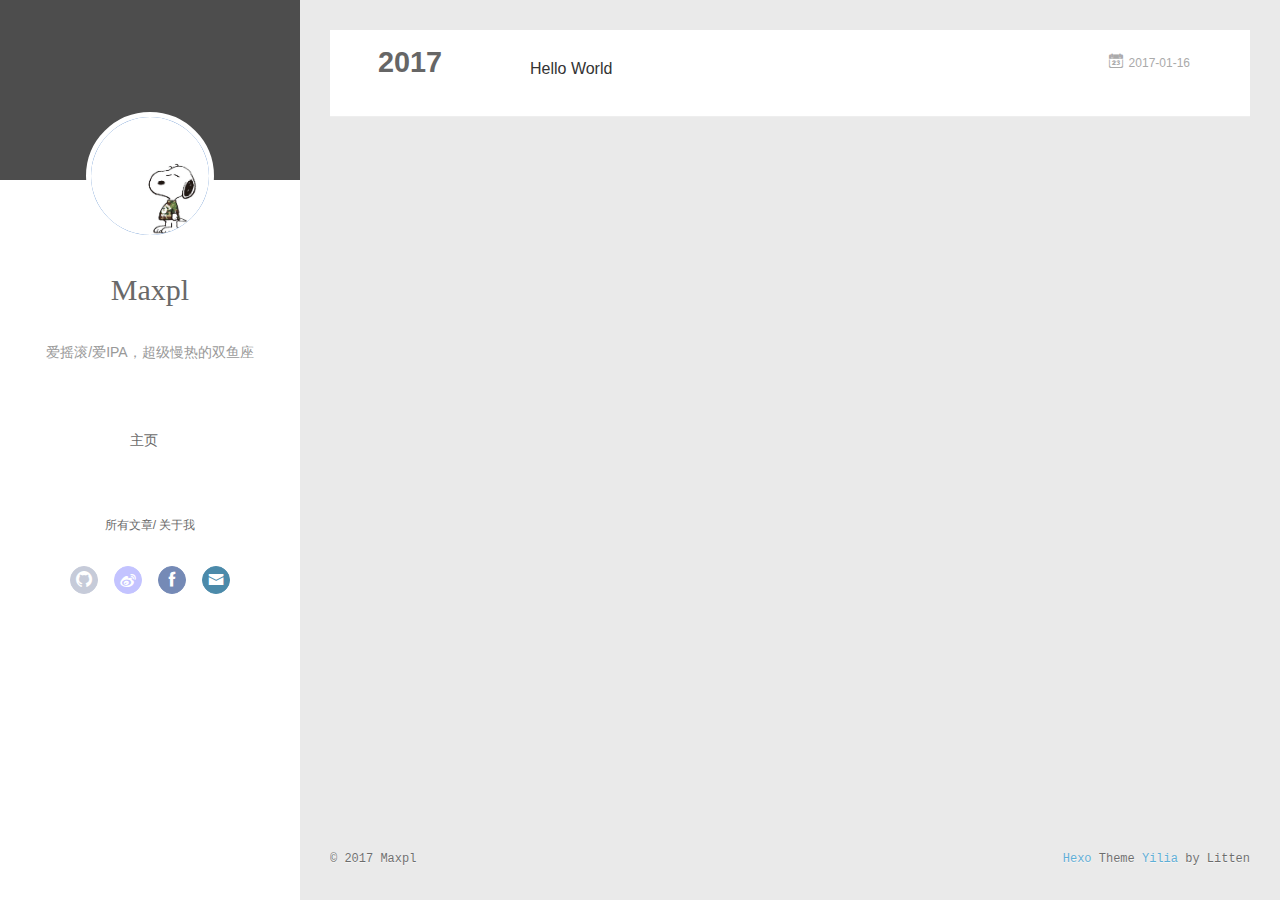
<file: archives/2017/index.html>
<!DOCTYPE html>
<html>
<head>
  <meta charset="utf-8">
  
  <meta name="renderer" content="webkit">
  <meta http-equiv="X-UA-Compatible" content="IE=edge" >
  <link rel="dns-prefetch" href="https://wupinlang.github.io">
  <title>Archives: 2017 | Maxpl的博客</title>
  <meta name="viewport" content="width=device-width, initial-scale=1, maximum-scale=1">
  <meta property="og:type" content="website">
<meta property="og:title" content="Maxpl的博客">
<meta property="og:url" content="https://wupinlang.github.io/archives/2017/index.html">
<meta property="og:site_name" content="Maxpl的博客">
<meta name="twitter:card" content="summary">
<meta name="twitter:title" content="Maxpl的博客">
  
  
    <link rel="icon" href="/favicon.png">
  
  <link rel="stylesheet" type="text/css" href="/./main.0440f0.css">
  <style type="text/css">
  
    #container.show {
      background: linear-gradient(200deg,#a0cfe4,#e8c37e);
    }
  </style>
  

  

</head>

<body>
  <div id="container" q-class="show:isCtnShow">
    <canvas id="anm-canvas" class="anm-canvas"></canvas>
    <div class="left-col" q-class="show:isShow">
      
<div class="overlay" style="background: #4d4d4d"></div>
<div class="intrude-less">
	<header id="header" class="inner">
		<a href="/" class="profilepic">
			<img src="/assets/blog_img/snoopy.jpeg" class="js-avatar">
		</a>
		<hgroup>
		  <h1 class="header-author"><a href="/">Maxpl</a></h1>
		</hgroup>
		
		<p class="header-subtitle">爱摇滚/爱IPA，超级慢热的双鱼座</p>
		

		<nav class="header-menu">
			<ul>
			
				<li><a href="/">主页</a></li>
	        
			</ul>
		</nav>
		<nav class="header-smart-menu">
    		
    			
    			<a q-on="click: openSlider(e, 'innerArchive')" href="javascript:void(0)">所有文章</a>
    			
            
    			
    			<a q-on="click: openSlider(e, 'aboutme')" href="javascript:void(0)">关于我</a>
    			
            
		</nav>
		<nav class="header-nav">
			<div class="social">
				
					<a class="github" target="_blank" href="https://github.com/wupinlang" title="github"><i class="icon-github"></i></a>
		        
					<a class="weibo" target="_blank" href="http://weibo.com/maxpl" title="weibo"><i class="icon-weibo"></i></a>
		        
					<a class="facebook" target="_blank" href="https://www.facebook.com/wupinlang" title="facebook"><i class="icon-facebook"></i></a>
		        
					<a class="mail" target="_blank" href="mailto:wupinlang@gmail.com" title="mail"><i class="icon-mail"></i></a>
		        
			</div>
		</nav>
	</header>		
</div>

    </div>
    <div class="mid-col" q-class="show:isShow,hide:isShow|isFalse">
      
<nav id="mobile-nav">
  	<div class="overlay js-overlay" style="background: #4d4d4d"></div>
	<div class="btnctn js-mobile-btnctn">
  		<div class="slider-trigger list" q-on="click: openSlider(e)"><i class="icon icon-sort"></i></div>
	</div>
	<div class="intrude-less">
		<header id="header" class="inner">
			<div class="profilepic">
				<img src="/assets/blog_img/snoopy.jpeg" class="js-avatar">
			</div>
			<hgroup>
			  <h1 class="header-author js-header-author">Maxpl</h1>
			</hgroup>
			
			<p class="header-subtitle"><i class="icon icon-quo-left"></i>爱摇滚/爱IPA，超级慢热的双鱼座<i class="icon icon-quo-right"></i></p>
			
			
			
				
			
			
			
			<nav class="header-nav">
				<div class="social">
					
						<a class="github" target="_blank" href="https://github.com/wupinlang" title="github"><i class="icon-github"></i></a>
			        
						<a class="weibo" target="_blank" href="http://weibo.com/maxpl" title="weibo"><i class="icon-weibo"></i></a>
			        
						<a class="facebook" target="_blank" href="https://www.facebook.com/wupinlang" title="facebook"><i class="icon-facebook"></i></a>
			        
						<a class="mail" target="_blank" href="mailto:wupinlang@gmail.com" title="mail"><i class="icon-mail"></i></a>
			        
				</div>
			</nav>

			<nav class="header-menu js-header-menu">
				<ul style="width: 50%">
				
				
					<li style="width: 100%"><a href="/">主页</a></li>
		        
				</ul>
			</nav>
		</header>				
	</div>
	<div class="mobile-mask" style="display:none" q-show="isShow"></div>
</nav>

      <div id="wrapper" class="body-wrap">
        <div class="menu-l">
          <div class="canvas-wrap">
            <canvas data-colors="#eaeaea" data-sectionHeight="100" data-contentId="js-content" id="myCanvas1" class="anm-canvas"></canvas>
          </div>
          <div id="js-content" class="content-ll">
            
  
  
    
    
      
      
      <section class="archives-wrap">
        <div class="archive-year-wrap">
          <a href="/archives/2017" class="archive-year">2017</a>
        </div>
        <div class="archives">
    
    <article class="archive-article archive-type-post">
  <div class="archive-article-inner">
    <header class="archive-article-header">
      	<div class="article-meta">
	      	<a href="/2017/01/16/hello-world/" class="archive-article-date">
  	<time datetime="2017-01-15T16:18:34.000Z" itemprop="datePublished"><i class="icon-calendar icon"></i>2017-01-16</time>
</a>
        </div>
    	 
  
    <h1 itemprop="name">
      <a class="archive-article-title" href="/2017/01/16/hello-world/">Hello World</a>
    </h1>
  

        <div class="article-info info-on-right">
          
          

        </div>
        <div class="clearfix"></div>
    </header>
  </div>
</article>
  
  
    </div></section>
  

    


          </div>
        </div>
      </div>
      <footer id="footer">
  <div class="outer">
    <div id="footer-info">
    	<div class="footer-left">
    		&copy; 2017 Maxpl
    	</div>
      	<div class="footer-right">
      		<a href="http://hexo.io/" target="_blank">Hexo</a>  Theme <a href="https://github.com/litten/hexo-theme-yilia" target="_blank">Yilia</a> by Litten
      	</div>
    </div>
  </div>
</footer>
    </div>
    <script>
	var yiliaConfig = {
		mathjax: false,
		isHome: false,
		isPost: false,
		isArchive: true,
		isTag: false,
		isCategory: false,
		open_in_new: false,
		root: "/",
		innerArchive: true,
		showTags: false
	}
</script>

<script>!function(t){function n(r){if(e[r])return e[r].exports;var o=e[r]={exports:{},id:r,loaded:!1};return t[r].call(o.exports,o,o.exports,n),o.loaded=!0,o.exports}var e={};return n.m=t,n.c=e,n.p="./",n(0)}([function(t,n,e){"use strict";function r(t){return t&&t.__esModule?t:{default:t}}function o(t,n){var e=/\/|index.html/g;return t.replace(e,"")===n.replace(e,"")}function i(){for(var t=document.querySelectorAll(".js-header-menu li a"),n=window.location.pathname,e=0,r=t.length;e<r;e++){var i=t[e];o(n,i.getAttribute("href"))&&(0,d.default)(i,"active")}}function u(t){for(var n=t.offsetLeft,e=t.offsetParent;null!==e;)n+=e.offsetLeft,e=e.offsetParent;return n}function f(t){for(var n=t.offsetTop,e=t.offsetParent;null!==e;)n+=e.offsetTop,e=e.offsetParent;return n}function c(t,n,e,r,o){var i=u(t),c=f(t)-n;if(c-e<=o){var a=t.$newDom;a||(a=t.cloneNode(!0),(0,h.default)(t,a),t.$newDom=a,a.style.position="fixed",a.style.top=(e||c)+"px",a.style.left=i+"px",a.style.zIndex=r||2,a.style.width="100%",a.style.color="#fff"),a.style.visibility="visible",t.style.visibility="hidden"}else{t.style.visibility="visible";var s=t.$newDom;s&&(s.style.visibility="hidden")}}function a(){var t=document.querySelector(".js-overlay"),n=document.querySelector(".js-header-menu");c(t,document.body.scrollTop,-63,2,0),c(n,document.body.scrollTop,1,3,0)}function s(){document.querySelector("#container").addEventListener("scroll",function(t){a()}),window.addEventListener("scroll",function(t){a()}),a()}function l(){x.default.versions.mobile&&window.screen.width<800&&(i(),s())}var p=e(25),d=r(p),v=e(26),y=(r(v),e(96)),h=r(y),b=e(97),x=r(b),m=e(98),g=r(m),w=e(27);l(),(0,w.addLoadEvent)(function(){g.default.init()}),t.exports={}},,,,,,,,,,,,,,,,,,,,,,,,,function(t,n){function e(t,n){t.classList?t.classList.add(n):t.className+=" "+n}t.exports=e},function(t,n){function e(t,n){if(t.classList)t.classList.remove(n);else{var e=new RegExp("(^|\\b)"+n.split(" ").join("|")+"(\\b|$)","gi");t.className=t.className.replace(e," ")}}t.exports=e},function(t,n,e){"use strict";function r(t){return t&&t.__esModule?t:{default:t}}var o=e(28),i=r(o),u=function(){function t(t,n,e){return n||e?String.fromCharCode(n||e):o[t]||t}function n(t){return l[t]}var e=/&quot;|&lt;|&gt;|&amp;|&nbsp;|&apos;|&#(\d+);|&#(\d+)/g,r=/['<> "&]/g,o={"&quot;":'"',"&lt;":"<","&gt;":">","&amp;":"&","&nbsp;":" "},f=/\u00a0/g,c=/<br\s*\/?>/gi,a=/\r?\n/g,s=/\s/g,l={};for(var p in o)l[o[p]]=p;return o["&apos;"]="'",l["'"]="&#39;",{encode:function(t){return t?(""+t).replace(r,n).replace(a,"<br/>").replace(s,"&nbsp;"):""},decode:function(n){return n?(""+n).replace(c,"\n").replace(e,t).replace(f," "):""},encodeBase16:function(t){if(!t)return t;t+="";for(var n=[],e=0,r=t.length;r>e;e++)n.push(t.charCodeAt(e).toString(16).toUpperCase());return n.join("")},encodeBase16forJSON:function(t){if(!t)return t;t=t.replace(/[\u4E00-\u9FBF]/gi,function(t){return escape(t).replace("%u","\\u")});for(var n=[],e=0,r=t.length;r>e;e++)n.push(t.charCodeAt(e).toString(16).toUpperCase());return n.join("")},decodeBase16:function(t){if(!t)return t;t+="";for(var n=[],e=0,r=t.length;r>e;e+=2)n.push(String.fromCharCode("0x"+t.slice(e,e+2)));return n.join("")},encodeObject:function(t){if(t instanceof Array)for(var n=0,e=t.length;e>n;n++)t[n]=u.encodeObject(t[n]);else if("object"==("undefined"==typeof t?"undefined":(0,i.default)(t)))for(var r in t)t[r]=u.encodeObject(t[r]);else if("string"==typeof t)return u.encode(t);return t},loadScript:function(t){var n=document.createElement("script");document.getElementsByTagName("body")[0].appendChild(n),n.setAttribute("src",t)},addLoadEvent:function(t){var n=window.onload;"function"!=typeof window.onload?window.onload=t:window.onload=function(){n(),t()}}}}();t.exports=u},function(t,n,e){"use strict";function r(t){return t&&t.__esModule?t:{default:t}}n.__esModule=!0;var o=e(29),i=r(o),u=e(80),f=r(u),c="function"==typeof f.default&&"symbol"==typeof i.default?function(t){return typeof t}:function(t){return t&&"function"==typeof f.default&&t.constructor===f.default&&t!==f.default.prototype?"symbol":typeof t};n.default="function"==typeof f.default&&"symbol"===c(i.default)?function(t){return"undefined"==typeof t?"undefined":c(t)}:function(t){return t&&"function"==typeof f.default&&t.constructor===f.default&&t!==f.default.prototype?"symbol":"undefined"==typeof t?"undefined":c(t)}},function(t,n,e){t.exports={default:e(30),__esModule:!0}},function(t,n,e){e(31),e(75),t.exports=e(79).f("iterator")},function(t,n,e){"use strict";var r=e(32)(!0);e(35)(String,"String",function(t){this._t=String(t),this._i=0},function(){var t,n=this._t,e=this._i;return e>=n.length?{value:void 0,done:!0}:(t=r(n,e),this._i+=t.length,{value:t,done:!1})})},function(t,n,e){var r=e(33),o=e(34);t.exports=function(t){return function(n,e){var i,u,f=String(o(n)),c=r(e),a=f.length;return c<0||c>=a?t?"":void 0:(i=f.charCodeAt(c),i<55296||i>56319||c+1===a||(u=f.charCodeAt(c+1))<56320||u>57343?t?f.charAt(c):i:t?f.slice(c,c+2):(i-55296<<10)+(u-56320)+65536)}}},function(t,n){var e=Math.ceil,r=Math.floor;t.exports=function(t){return isNaN(t=+t)?0:(t>0?r:e)(t)}},function(t,n){t.exports=function(t){if(void 0==t)throw TypeError("Can't call method on  "+t);return t}},function(t,n,e){"use strict";var r=e(36),o=e(37),i=e(52),u=e(42),f=e(53),c=e(54),a=e(55),s=e(71),l=e(73),p=e(72)("iterator"),d=!([].keys&&"next"in[].keys()),v="@@iterator",y="keys",h="values",b=function(){return this};t.exports=function(t,n,e,x,m,g,w){a(e,n,x);var O,S,_,j=function(t){if(!d&&t in A)return A[t];switch(t){case y:return function(){return new e(this,t)};case h:return function(){return new e(this,t)}}return function(){return new e(this,t)}},P=n+" Iterator",E=m==h,M=!1,A=t.prototype,T=A[p]||A[v]||m&&A[m],L=T||j(m),N=m?E?j("entries"):L:void 0,C="Array"==n?A.entries||T:T;if(C&&(_=l(C.call(new t)),_!==Object.prototype&&(s(_,P,!0),r||f(_,p)||u(_,p,b))),E&&T&&T.name!==h&&(M=!0,L=function(){return T.call(this)}),r&&!w||!d&&!M&&A[p]||u(A,p,L),c[n]=L,c[P]=b,m)if(O={values:E?L:j(h),keys:g?L:j(y),entries:N},w)for(S in O)S in A||i(A,S,O[S]);else o(o.P+o.F*(d||M),n,O);return O}},function(t,n){t.exports=!0},function(t,n,e){var r=e(38),o=e(39),i=e(40),u=e(42),f="prototype",c=function(t,n,e){var a,s,l,p=t&c.F,d=t&c.G,v=t&c.S,y=t&c.P,h=t&c.B,b=t&c.W,x=d?o:o[n]||(o[n]={}),m=x[f],g=d?r:v?r[n]:(r[n]||{})[f];d&&(e=n);for(a in e)s=!p&&g&&void 0!==g[a],s&&a in x||(l=s?g[a]:e[a],x[a]=d&&"function"!=typeof g[a]?e[a]:h&&s?i(l,r):b&&g[a]==l?function(t){var n=function(n,e,r){if(this instanceof t){switch(arguments.length){case 0:return new t;case 1:return new t(n);case 2:return new t(n,e)}return new t(n,e,r)}return t.apply(this,arguments)};return n[f]=t[f],n}(l):y&&"function"==typeof l?i(Function.call,l):l,y&&((x.virtual||(x.virtual={}))[a]=l,t&c.R&&m&&!m[a]&&u(m,a,l)))};c.F=1,c.G=2,c.S=4,c.P=8,c.B=16,c.W=32,c.U=64,c.R=128,t.exports=c},function(t,n){var e=t.exports="undefined"!=typeof window&&window.Math==Math?window:"undefined"!=typeof self&&self.Math==Math?self:Function("return this")();"number"==typeof __g&&(__g=e)},function(t,n){var e=t.exports={version:"2.4.0"};"number"==typeof __e&&(__e=e)},function(t,n,e){var r=e(41);t.exports=function(t,n,e){if(r(t),void 0===n)return t;switch(e){case 1:return function(e){return t.call(n,e)};case 2:return function(e,r){return t.call(n,e,r)};case 3:return function(e,r,o){return t.call(n,e,r,o)}}return function(){return t.apply(n,arguments)}}},function(t,n){t.exports=function(t){if("function"!=typeof t)throw TypeError(t+" is not a function!");return t}},function(t,n,e){var r=e(43),o=e(51);t.exports=e(47)?function(t,n,e){return r.f(t,n,o(1,e))}:function(t,n,e){return t[n]=e,t}},function(t,n,e){var r=e(44),o=e(46),i=e(50),u=Object.defineProperty;n.f=e(47)?Object.defineProperty:function(t,n,e){if(r(t),n=i(n,!0),r(e),o)try{return u(t,n,e)}catch(t){}if("get"in e||"set"in e)throw TypeError("Accessors not supported!");return"value"in e&&(t[n]=e.value),t}},function(t,n,e){var r=e(45);t.exports=function(t){if(!r(t))throw TypeError(t+" is not an object!");return t}},function(t,n){t.exports=function(t){return"object"==typeof t?null!==t:"function"==typeof t}},function(t,n,e){t.exports=!e(47)&&!e(48)(function(){return 7!=Object.defineProperty(e(49)("div"),"a",{get:function(){return 7}}).a})},function(t,n,e){t.exports=!e(48)(function(){return 7!=Object.defineProperty({},"a",{get:function(){return 7}}).a})},function(t,n){t.exports=function(t){try{return!!t()}catch(t){return!0}}},function(t,n,e){var r=e(45),o=e(38).document,i=r(o)&&r(o.createElement);t.exports=function(t){return i?o.createElement(t):{}}},function(t,n,e){var r=e(45);t.exports=function(t,n){if(!r(t))return t;var e,o;if(n&&"function"==typeof(e=t.toString)&&!r(o=e.call(t)))return o;if("function"==typeof(e=t.valueOf)&&!r(o=e.call(t)))return o;if(!n&&"function"==typeof(e=t.toString)&&!r(o=e.call(t)))return o;throw TypeError("Can't convert object to primitive value")}},function(t,n){t.exports=function(t,n){return{enumerable:!(1&t),configurable:!(2&t),writable:!(4&t),value:n}}},function(t,n,e){t.exports=e(42)},function(t,n){var e={}.hasOwnProperty;t.exports=function(t,n){return e.call(t,n)}},function(t,n){t.exports={}},function(t,n,e){"use strict";var r=e(56),o=e(51),i=e(71),u={};e(42)(u,e(72)("iterator"),function(){return this}),t.exports=function(t,n,e){t.prototype=r(u,{next:o(1,e)}),i(t,n+" Iterator")}},function(t,n,e){var r=e(44),o=e(57),i=e(69),u=e(66)("IE_PROTO"),f=function(){},c="prototype",a=function(){var t,n=e(49)("iframe"),r=i.length,o="<",u=">";for(n.style.display="none",e(70).appendChild(n),n.src="javascript:",t=n.contentWindow.document,t.open(),t.write(o+"script"+u+"document.F=Object"+o+"/script"+u),t.close(),a=t.F;r--;)delete a[c][i[r]];return a()};t.exports=Object.create||function(t,n){var e;return null!==t?(f[c]=r(t),e=new f,f[c]=null,e[u]=t):e=a(),void 0===n?e:o(e,n)}},function(t,n,e){var r=e(43),o=e(44),i=e(58);t.exports=e(47)?Object.defineProperties:function(t,n){o(t);for(var e,u=i(n),f=u.length,c=0;f>c;)r.f(t,e=u[c++],n[e]);return t}},function(t,n,e){var r=e(59),o=e(69);t.exports=Object.keys||function(t){return r(t,o)}},function(t,n,e){var r=e(53),o=e(60),i=e(63)(!1),u=e(66)("IE_PROTO");t.exports=function(t,n){var e,f=o(t),c=0,a=[];for(e in f)e!=u&&r(f,e)&&a.push(e);for(;n.length>c;)r(f,e=n[c++])&&(~i(a,e)||a.push(e));return a}},function(t,n,e){var r=e(61),o=e(34);t.exports=function(t){return r(o(t))}},function(t,n,e){var r=e(62);t.exports=Object("z").propertyIsEnumerable(0)?Object:function(t){return"String"==r(t)?t.split(""):Object(t)}},function(t,n){var e={}.toString;t.exports=function(t){return e.call(t).slice(8,-1)}},function(t,n,e){var r=e(60),o=e(64),i=e(65);t.exports=function(t){return function(n,e,u){var f,c=r(n),a=o(c.length),s=i(u,a);if(t&&e!=e){for(;a>s;)if(f=c[s++],f!=f)return!0}else for(;a>s;s++)if((t||s in c)&&c[s]===e)return t||s||0;return!t&&-1}}},function(t,n,e){var r=e(33),o=Math.min;t.exports=function(t){return t>0?o(r(t),9007199254740991):0}},function(t,n,e){var r=e(33),o=Math.max,i=Math.min;t.exports=function(t,n){return t=r(t),t<0?o(t+n,0):i(t,n)}},function(t,n,e){var r=e(67)("keys"),o=e(68);t.exports=function(t){return r[t]||(r[t]=o(t))}},function(t,n,e){var r=e(38),o="__core-js_shared__",i=r[o]||(r[o]={});t.exports=function(t){return i[t]||(i[t]={})}},function(t,n){var e=0,r=Math.random();t.exports=function(t){return"Symbol(".concat(void 0===t?"":t,")_",(++e+r).toString(36))}},function(t,n){t.exports="constructor,hasOwnProperty,isPrototypeOf,propertyIsEnumerable,toLocaleString,toString,valueOf".split(",")},function(t,n,e){t.exports=e(38).document&&document.documentElement},function(t,n,e){var r=e(43).f,o=e(53),i=e(72)("toStringTag");t.exports=function(t,n,e){t&&!o(t=e?t:t.prototype,i)&&r(t,i,{configurable:!0,value:n})}},function(t,n,e){var r=e(67)("wks"),o=e(68),i=e(38).Symbol,u="function"==typeof i,f=t.exports=function(t){return r[t]||(r[t]=u&&i[t]||(u?i:o)("Symbol."+t))};f.store=r},function(t,n,e){var r=e(53),o=e(74),i=e(66)("IE_PROTO"),u=Object.prototype;t.exports=Object.getPrototypeOf||function(t){return t=o(t),r(t,i)?t[i]:"function"==typeof t.constructor&&t instanceof t.constructor?t.constructor.prototype:t instanceof Object?u:null}},function(t,n,e){var r=e(34);t.exports=function(t){return Object(r(t))}},function(t,n,e){e(76);for(var r=e(38),o=e(42),i=e(54),u=e(72)("toStringTag"),f=["NodeList","DOMTokenList","MediaList","StyleSheetList","CSSRuleList"],c=0;c<5;c++){var a=f[c],s=r[a],l=s&&s.prototype;l&&!l[u]&&o(l,u,a),i[a]=i.Array}},function(t,n,e){"use strict";var r=e(77),o=e(78),i=e(54),u=e(60);t.exports=e(35)(Array,"Array",function(t,n){this._t=u(t),this._i=0,this._k=n},function(){var t=this._t,n=this._k,e=this._i++;return!t||e>=t.length?(this._t=void 0,o(1)):"keys"==n?o(0,e):"values"==n?o(0,t[e]):o(0,[e,t[e]])},"values"),i.Arguments=i.Array,r("keys"),r("values"),r("entries")},function(t,n){t.exports=function(){}},function(t,n){t.exports=function(t,n){return{value:n,done:!!t}}},function(t,n,e){n.f=e(72)},function(t,n,e){t.exports={default:e(81),__esModule:!0}},function(t,n,e){e(82),e(93),e(94),e(95),t.exports=e(39).Symbol},function(t,n,e){"use strict";var r=e(38),o=e(53),i=e(47),u=e(37),f=e(52),c=e(83).KEY,a=e(48),s=e(67),l=e(71),p=e(68),d=e(72),v=e(79),y=e(84),h=e(85),b=e(86),x=e(89),m=e(44),g=e(60),w=e(50),O=e(51),S=e(56),_=e(90),j=e(92),P=e(43),E=e(58),M=j.f,A=P.f,T=_.f,L=r.Symbol,N=r.JSON,C=N&&N.stringify,k="prototype",F=d("_hidden"),q=d("toPrimitive"),I={}.propertyIsEnumerable,B=s("symbol-registry"),D=s("symbols"),W=s("op-symbols"),H=Object[k],K="function"==typeof L,R=r.QObject,J=!R||!R[k]||!R[k].findChild,U=i&&a(function(){return 7!=S(A({},"a",{get:function(){return A(this,"a",{value:7}).a}})).a})?function(t,n,e){var r=M(H,n);r&&delete H[n],A(t,n,e),r&&t!==H&&A(H,n,r)}:A,G=function(t){var n=D[t]=S(L[k]);return n._k=t,n},$=K&&"symbol"==typeof L.iterator?function(t){return"symbol"==typeof t}:function(t){return t instanceof L},z=function(t,n,e){return t===H&&z(W,n,e),m(t),n=w(n,!0),m(e),o(D,n)?(e.enumerable?(o(t,F)&&t[F][n]&&(t[F][n]=!1),e=S(e,{enumerable:O(0,!1)})):(o(t,F)||A(t,F,O(1,{})),t[F][n]=!0),U(t,n,e)):A(t,n,e)},Y=function(t,n){m(t);for(var e,r=b(n=g(n)),o=0,i=r.length;i>o;)z(t,e=r[o++],n[e]);return t},Q=function(t,n){return void 0===n?S(t):Y(S(t),n)},X=function(t){var n=I.call(this,t=w(t,!0));return!(this===H&&o(D,t)&&!o(W,t))&&(!(n||!o(this,t)||!o(D,t)||o(this,F)&&this[F][t])||n)},V=function(t,n){if(t=g(t),n=w(n,!0),t!==H||!o(D,n)||o(W,n)){var e=M(t,n);return!e||!o(D,n)||o(t,F)&&t[F][n]||(e.enumerable=!0),e}},Z=function(t){for(var n,e=T(g(t)),r=[],i=0;e.length>i;)o(D,n=e[i++])||n==F||n==c||r.push(n);return r},tt=function(t){for(var n,e=t===H,r=T(e?W:g(t)),i=[],u=0;r.length>u;)!o(D,n=r[u++])||e&&!o(H,n)||i.push(D[n]);return i};K||(L=function(){if(this instanceof L)throw TypeError("Symbol is not a constructor!");var t=p(arguments.length>0?arguments[0]:void 0),n=function(e){this===H&&n.call(W,e),o(this,F)&&o(this[F],t)&&(this[F][t]=!1),U(this,t,O(1,e))};return i&&J&&U(H,t,{configurable:!0,set:n}),G(t)},f(L[k],"toString",function(){return this._k}),j.f=V,P.f=z,e(91).f=_.f=Z,e(88).f=X,e(87).f=tt,i&&!e(36)&&f(H,"propertyIsEnumerable",X,!0),v.f=function(t){return G(d(t))}),u(u.G+u.W+u.F*!K,{Symbol:L});for(var nt="hasInstance,isConcatSpreadable,iterator,match,replace,search,species,split,toPrimitive,toStringTag,unscopables".split(","),et=0;nt.length>et;)d(nt[et++]);for(var nt=E(d.store),et=0;nt.length>et;)y(nt[et++]);u(u.S+u.F*!K,"Symbol",{for:function(t){return o(B,t+="")?B[t]:B[t]=L(t)},keyFor:function(t){if($(t))return h(B,t);throw TypeError(t+" is not a symbol!")},useSetter:function(){J=!0},useSimple:function(){J=!1}}),u(u.S+u.F*!K,"Object",{create:Q,defineProperty:z,defineProperties:Y,getOwnPropertyDescriptor:V,getOwnPropertyNames:Z,getOwnPropertySymbols:tt}),N&&u(u.S+u.F*(!K||a(function(){var t=L();return"[null]"!=C([t])||"{}"!=C({a:t})||"{}"!=C(Object(t))})),"JSON",{stringify:function(t){if(void 0!==t&&!$(t)){for(var n,e,r=[t],o=1;arguments.length>o;)r.push(arguments[o++]);return n=r[1],"function"==typeof n&&(e=n),!e&&x(n)||(n=function(t,n){if(e&&(n=e.call(this,t,n)),!$(n))return n}),r[1]=n,C.apply(N,r)}}}),L[k][q]||e(42)(L[k],q,L[k].valueOf),l(L,"Symbol"),l(Math,"Math",!0),l(r.JSON,"JSON",!0)},function(t,n,e){var r=e(68)("meta"),o=e(45),i=e(53),u=e(43).f,f=0,c=Object.isExtensible||function(){return!0},a=!e(48)(function(){return c(Object.preventExtensions({}))}),s=function(t){u(t,r,{value:{i:"O"+ ++f,w:{}}})},l=function(t,n){if(!o(t))return"symbol"==typeof t?t:("string"==typeof t?"S":"P")+t;if(!i(t,r)){if(!c(t))return"F";if(!n)return"E";s(t)}return t[r].i},p=function(t,n){if(!i(t,r)){if(!c(t))return!0;if(!n)return!1;s(t)}return t[r].w},d=function(t){return a&&v.NEED&&c(t)&&!i(t,r)&&s(t),t},v=t.exports={KEY:r,NEED:!1,fastKey:l,getWeak:p,onFreeze:d}},function(t,n,e){var r=e(38),o=e(39),i=e(36),u=e(79),f=e(43).f;t.exports=function(t){var n=o.Symbol||(o.Symbol=i?{}:r.Symbol||{});"_"==t.charAt(0)||t in n||f(n,t,{value:u.f(t)})}},function(t,n,e){var r=e(58),o=e(60);t.exports=function(t,n){for(var e,i=o(t),u=r(i),f=u.length,c=0;f>c;)if(i[e=u[c++]]===n)return e}},function(t,n,e){var r=e(58),o=e(87),i=e(88);t.exports=function(t){var n=r(t),e=o.f;if(e)for(var u,f=e(t),c=i.f,a=0;f.length>a;)c.call(t,u=f[a++])&&n.push(u);return n}},function(t,n){n.f=Object.getOwnPropertySymbols},function(t,n){n.f={}.propertyIsEnumerable},function(t,n,e){var r=e(62);t.exports=Array.isArray||function(t){return"Array"==r(t)}},function(t,n,e){var r=e(60),o=e(91).f,i={}.toString,u="object"==typeof window&&window&&Object.getOwnPropertyNames?Object.getOwnPropertyNames(window):[],f=function(t){try{return o(t)}catch(t){return u.slice()}};t.exports.f=function(t){return u&&"[object Window]"==i.call(t)?f(t):o(r(t))}},function(t,n,e){var r=e(59),o=e(69).concat("length","prototype");n.f=Object.getOwnPropertyNames||function(t){return r(t,o)}},function(t,n,e){var r=e(88),o=e(51),i=e(60),u=e(50),f=e(53),c=e(46),a=Object.getOwnPropertyDescriptor;n.f=e(47)?a:function(t,n){if(t=i(t),n=u(n,!0),c)try{return a(t,n)}catch(t){}if(f(t,n))return o(!r.f.call(t,n),t[n])}},function(t,n){},function(t,n,e){e(84)("asyncIterator")},function(t,n,e){e(84)("observable")},function(t,n){function e(t,n){if("string"==typeof n)return t.insertAdjacentHTML("afterend",n);var e=t.nextSibling;return e?t.parentNode.insertBefore(n,e):t.parentNode.appendChild(n)}t.exports=e},function(t,n){"use strict";var e={versions:function(){var t=window.navigator.userAgent;return{trident:t.indexOf("Trident")>-1,presto:t.indexOf("Presto")>-1,webKit:t.indexOf("AppleWebKit")>-1,gecko:t.indexOf("Gecko")>-1&&t.indexOf("KHTML")==-1,mobile:!!t.match(/AppleWebKit.*Mobile.*/),ios:!!t.match(/\(i[^;]+;( U;)? CPU.+Mac OS X/),android:t.indexOf("Android")>-1||t.indexOf("Linux")>-1,iPhone:t.indexOf("iPhone")>-1||t.indexOf("Mac")>-1,iPad:t.indexOf("iPad")>-1,webApp:t.indexOf("Safari")==-1,weixin:t.indexOf("MicroMessenger")==-1}}()};t.exports=e},function(t,n){"use strict";function e(){var t=document.querySelector("#page-nav");if(t&&!document.querySelector("#page-nav .extend.prev")&&(t.innerHTML='<a class="extend prev disabled" rel="prev">&laquo; Prev</a>'+t.innerHTML),t&&!document.querySelector("#page-nav .extend.next")&&(t.innerHTML=t.innerHTML+'<a class="extend next disabled" rel="next">Next &raquo;</a>'),yiliaConfig&&yiliaConfig.open_in_new){var n=document.querySelectorAll(".article-entry a:not(.article-more-a)");n.forEach(function(t){t.setAttribute("target","_blank")})}var e=document.querySelector("#js-aboutme");e&&0!==e.length&&(e.innerHTML=e.innerText)}t.exports={init:e}}])</script><script src="/./main.0440f0.js"></script><script>!function(){var e=function(e){var t=document.createElement("script");document.getElementsByTagName("body")[0].appendChild(t),t.setAttribute("src",e)};e("/slider.b21694.js")}()</script>


    
<div class="tools-col" q-class="show:isShow,hide:isShow|isFalse" q-on="click:stop(e)">
  <div class="tools-nav header-menu">
    
    
      
      
      
    
      
      
      
    
    

    <ul style="width: 70%">
    
    
      
      <li style="width: 50%" q-on="click: openSlider(e, 'innerArchive')"><a href="javascript:void(0)" q-class="active:innerArchive">所有文章</a></li>
      
        
      
      <li style="width: 50%" q-on="click: openSlider(e, 'aboutme')"><a href="javascript:void(0)" q-class="active:aboutme">关于我</a></li>
      
        
    </ul>
  </div>
  <div class="tools-wrap">
    
    	<section class="tools-section tools-section-all" q-show="innerArchive">
        <div class="search-wrap">
          <input class="search-ipt" q-model="search" type="text" placeholder="find something…">
          <i class="icon-search icon" q-show="search|isEmptyStr"></i>
          <i class="icon-close icon" q-show="search|isNotEmptyStr" q-on="click:clearChose(e)"></i>
        </div>
        <div class="widget tagcloud search-tag">
          <p class="search-tag-wording">tag:</p>
          <label class="search-switch">
            <input type="checkbox" q-on="click:toggleTag(e)" q-attr="checked:showTags">
          </label>
          <ul class="article-tag-list" q-show="showTags">
            
            <div class="clearfix"></div>
          </ul>
        </div>
        <ul class="search-ul">
          <p q-show="jsonFail" style="padding: 20px; font-size: 12px;">
            缺失模块。<br/>1、在博客根目录（注意不是yilia根目录）执行以下命令：<br/> npm i hexo-generator-json-content --save<br/><br/>
            2、在根目录_config.yml里添加配置：
<pre style="font-size: 12px;" q-show="jsonFail">
  jsonContent:
    meta: false
    pages: false
    posts:
      title: true
      date: true
      path: true
      text: true
      raw: false
      content: false
      slug: false
      updated: false
      comments: false
      link: false
      permalink: false
      excerpt: false
      categories: false
      tags: true
</pre>
          </p>
          <li class="search-li" q-repeat="items" q-show="isShow">
            <a q-attr="href:path|urlformat" class="search-title"><i class="icon-quo-left icon"></i><span q-text="title"></span></a>
            <p class="search-time">
              <i class="icon-calendar icon"></i>
              <span q-text="date|dateformat"></span>
            </p>
            <p class="search-tag">
              <i class="icon-price-tags icon"></i>
              <span q-repeat="tags" q-on="click:choseTag(e, name)" q-text="name|tagformat"></span>
            </p>
          </li>
        </ul>
    	</section>
    

    

    
    	<section class="tools-section tools-section-me" q-show="aboutme">
  	  	
  	  		<div class="aboutme-wrap" id="js-aboutme">hi,there</div>
  	  	
    	</section>
    
  </div>
  
</div>
    <!-- Root element of PhotoSwipe. Must have class pswp. -->
<div class="pswp" tabindex="-1" role="dialog" aria-hidden="true">

    <!-- Background of PhotoSwipe. 
         It's a separate element as animating opacity is faster than rgba(). -->
    <div class="pswp__bg"></div>

    <!-- Slides wrapper with overflow:hidden. -->
    <div class="pswp__scroll-wrap">

        <!-- Container that holds slides. 
            PhotoSwipe keeps only 3 of them in the DOM to save memory.
            Don't modify these 3 pswp__item elements, data is added later on. -->
        <div class="pswp__container">
            <div class="pswp__item"></div>
            <div class="pswp__item"></div>
            <div class="pswp__item"></div>
        </div>

        <!-- Default (PhotoSwipeUI_Default) interface on top of sliding area. Can be changed. -->
        <div class="pswp__ui pswp__ui--hidden">

            <div class="pswp__top-bar">

                <!--  Controls are self-explanatory. Order can be changed. -->

                <div class="pswp__counter"></div>

                <button class="pswp__button pswp__button--close" title="Close (Esc)"></button>

                <button class="pswp__button pswp__button--share" style="display:none" title="Share"></button>

                <button class="pswp__button pswp__button--fs" title="Toggle fullscreen"></button>

                <button class="pswp__button pswp__button--zoom" title="Zoom in/out"></button>

                <!-- Preloader demo http://codepen.io/dimsemenov/pen/yyBWoR -->
                <!-- element will get class pswp__preloader--active when preloader is running -->
                <div class="pswp__preloader">
                    <div class="pswp__preloader__icn">
                      <div class="pswp__preloader__cut">
                        <div class="pswp__preloader__donut"></div>
                      </div>
                    </div>
                </div>
            </div>

            <div class="pswp__share-modal pswp__share-modal--hidden pswp__single-tap">
                <div class="pswp__share-tooltip"></div> 
            </div>

            <button class="pswp__button pswp__button--arrow--left" title="Previous (arrow left)">
            </button>

            <button class="pswp__button pswp__button--arrow--right" title="Next (arrow right)">
            </button>

            <div class="pswp__caption">
                <div class="pswp__caption__center"></div>
            </div>

        </div>

    </div>

</div>
  </div>
</body>
</html>
</file>
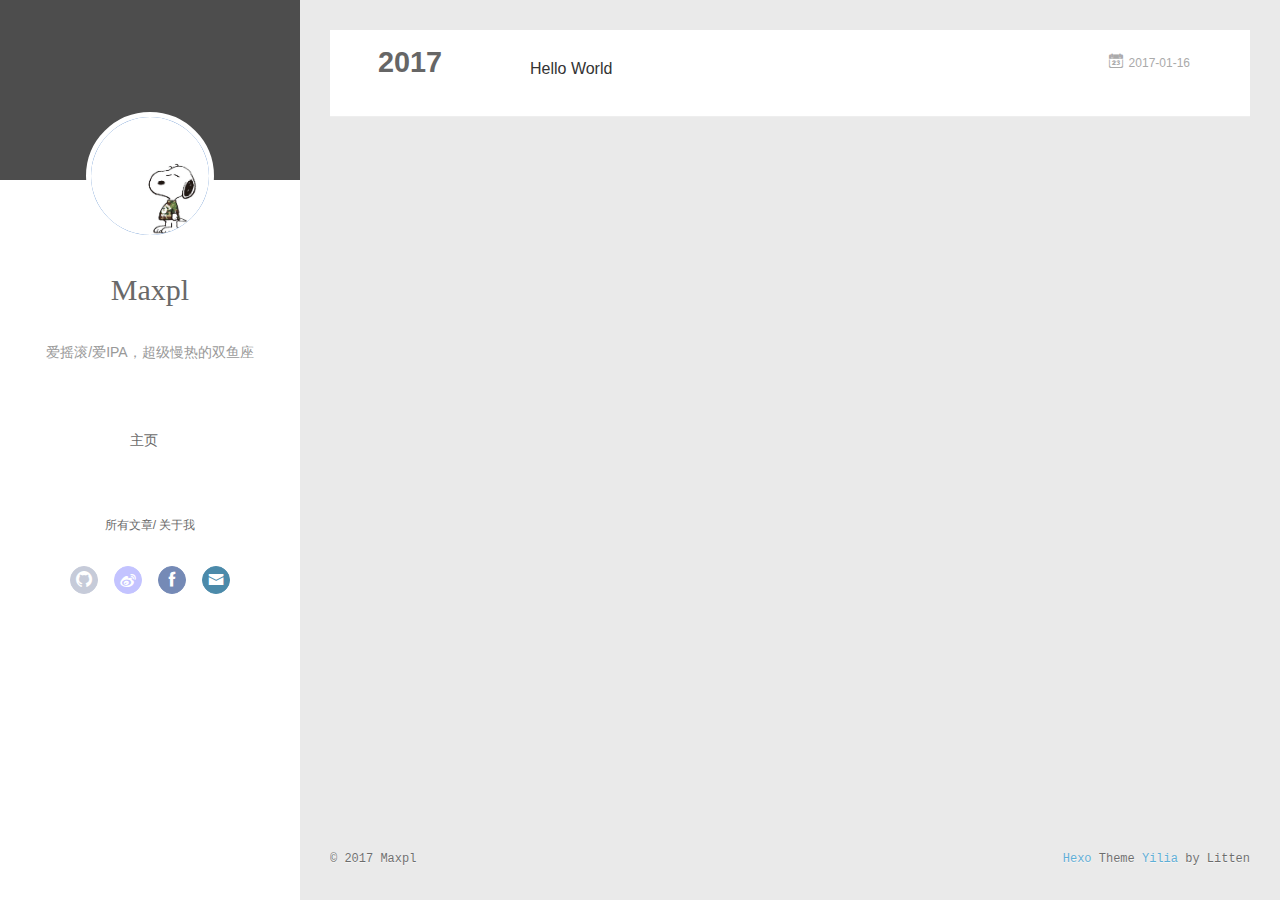
<file: archives/2017/01/index.html>
<!DOCTYPE html>
<html>
<head>
  <meta charset="utf-8">
  
  <meta name="renderer" content="webkit">
  <meta http-equiv="X-UA-Compatible" content="IE=edge" >
  <link rel="dns-prefetch" href="https://wupinlang.github.io">
  <title>Archives: 2017/1 | Maxpl的博客</title>
  <meta name="viewport" content="width=device-width, initial-scale=1, maximum-scale=1">
  <meta property="og:type" content="website">
<meta property="og:title" content="Maxpl的博客">
<meta property="og:url" content="https://wupinlang.github.io/archives/2017/01/index.html">
<meta property="og:site_name" content="Maxpl的博客">
<meta name="twitter:card" content="summary">
<meta name="twitter:title" content="Maxpl的博客">
  
  
    <link rel="icon" href="/favicon.png">
  
  <link rel="stylesheet" type="text/css" href="/./main.0440f0.css">
  <style type="text/css">
  
    #container.show {
      background: linear-gradient(200deg,#a0cfe4,#e8c37e);
    }
  </style>
  

  

</head>

<body>
  <div id="container" q-class="show:isCtnShow">
    <canvas id="anm-canvas" class="anm-canvas"></canvas>
    <div class="left-col" q-class="show:isShow">
      
<div class="overlay" style="background: #4d4d4d"></div>
<div class="intrude-less">
	<header id="header" class="inner">
		<a href="/" class="profilepic">
			<img src="/assets/blog_img/snoopy.jpeg" class="js-avatar">
		</a>
		<hgroup>
		  <h1 class="header-author"><a href="/">Maxpl</a></h1>
		</hgroup>
		
		<p class="header-subtitle">爱摇滚/爱IPA，超级慢热的双鱼座</p>
		

		<nav class="header-menu">
			<ul>
			
				<li><a href="/">主页</a></li>
	        
			</ul>
		</nav>
		<nav class="header-smart-menu">
    		
    			
    			<a q-on="click: openSlider(e, 'innerArchive')" href="javascript:void(0)">所有文章</a>
    			
            
    			
    			<a q-on="click: openSlider(e, 'aboutme')" href="javascript:void(0)">关于我</a>
    			
            
		</nav>
		<nav class="header-nav">
			<div class="social">
				
					<a class="github" target="_blank" href="https://github.com/wupinlang" title="github"><i class="icon-github"></i></a>
		        
					<a class="weibo" target="_blank" href="http://weibo.com/maxpl" title="weibo"><i class="icon-weibo"></i></a>
		        
					<a class="facebook" target="_blank" href="https://www.facebook.com/wupinlang" title="facebook"><i class="icon-facebook"></i></a>
		        
					<a class="mail" target="_blank" href="mailto:wupinlang@gmail.com" title="mail"><i class="icon-mail"></i></a>
		        
			</div>
		</nav>
	</header>		
</div>

    </div>
    <div class="mid-col" q-class="show:isShow,hide:isShow|isFalse">
      
<nav id="mobile-nav">
  	<div class="overlay js-overlay" style="background: #4d4d4d"></div>
	<div class="btnctn js-mobile-btnctn">
  		<div class="slider-trigger list" q-on="click: openSlider(e)"><i class="icon icon-sort"></i></div>
	</div>
	<div class="intrude-less">
		<header id="header" class="inner">
			<div class="profilepic">
				<img src="/assets/blog_img/snoopy.jpeg" class="js-avatar">
			</div>
			<hgroup>
			  <h1 class="header-author js-header-author">Maxpl</h1>
			</hgroup>
			
			<p class="header-subtitle"><i class="icon icon-quo-left"></i>爱摇滚/爱IPA，超级慢热的双鱼座<i class="icon icon-quo-right"></i></p>
			
			
			
				
			
			
			
			<nav class="header-nav">
				<div class="social">
					
						<a class="github" target="_blank" href="https://github.com/wupinlang" title="github"><i class="icon-github"></i></a>
			        
						<a class="weibo" target="_blank" href="http://weibo.com/maxpl" title="weibo"><i class="icon-weibo"></i></a>
			        
						<a class="facebook" target="_blank" href="https://www.facebook.com/wupinlang" title="facebook"><i class="icon-facebook"></i></a>
			        
						<a class="mail" target="_blank" href="mailto:wupinlang@gmail.com" title="mail"><i class="icon-mail"></i></a>
			        
				</div>
			</nav>

			<nav class="header-menu js-header-menu">
				<ul style="width: 50%">
				
				
					<li style="width: 100%"><a href="/">主页</a></li>
		        
				</ul>
			</nav>
		</header>				
	</div>
	<div class="mobile-mask" style="display:none" q-show="isShow"></div>
</nav>

      <div id="wrapper" class="body-wrap">
        <div class="menu-l">
          <div class="canvas-wrap">
            <canvas data-colors="#eaeaea" data-sectionHeight="100" data-contentId="js-content" id="myCanvas1" class="anm-canvas"></canvas>
          </div>
          <div id="js-content" class="content-ll">
            
  
  
    
    
      
      
      <section class="archives-wrap">
        <div class="archive-year-wrap">
          <a href="/archives/2017" class="archive-year">2017</a>
        </div>
        <div class="archives">
    
    <article class="archive-article archive-type-post">
  <div class="archive-article-inner">
    <header class="archive-article-header">
      	<div class="article-meta">
	      	<a href="/2017/01/16/hello-world/" class="archive-article-date">
  	<time datetime="2017-01-15T16:18:34.000Z" itemprop="datePublished"><i class="icon-calendar icon"></i>2017-01-16</time>
</a>
        </div>
    	 
  
    <h1 itemprop="name">
      <a class="archive-article-title" href="/2017/01/16/hello-world/">Hello World</a>
    </h1>
  

        <div class="article-info info-on-right">
          
          

        </div>
        <div class="clearfix"></div>
    </header>
  </div>
</article>
  
  
    </div></section>
  

    


          </div>
        </div>
      </div>
      <footer id="footer">
  <div class="outer">
    <div id="footer-info">
    	<div class="footer-left">
    		&copy; 2017 Maxpl
    	</div>
      	<div class="footer-right">
      		<a href="http://hexo.io/" target="_blank">Hexo</a>  Theme <a href="https://github.com/litten/hexo-theme-yilia" target="_blank">Yilia</a> by Litten
      	</div>
    </div>
  </div>
</footer>
    </div>
    <script>
	var yiliaConfig = {
		mathjax: false,
		isHome: false,
		isPost: false,
		isArchive: true,
		isTag: false,
		isCategory: false,
		open_in_new: false,
		root: "/",
		innerArchive: true,
		showTags: false
	}
</script>

<script>!function(t){function n(r){if(e[r])return e[r].exports;var o=e[r]={exports:{},id:r,loaded:!1};return t[r].call(o.exports,o,o.exports,n),o.loaded=!0,o.exports}var e={};return n.m=t,n.c=e,n.p="./",n(0)}([function(t,n,e){"use strict";function r(t){return t&&t.__esModule?t:{default:t}}function o(t,n){var e=/\/|index.html/g;return t.replace(e,"")===n.replace(e,"")}function i(){for(var t=document.querySelectorAll(".js-header-menu li a"),n=window.location.pathname,e=0,r=t.length;e<r;e++){var i=t[e];o(n,i.getAttribute("href"))&&(0,d.default)(i,"active")}}function u(t){for(var n=t.offsetLeft,e=t.offsetParent;null!==e;)n+=e.offsetLeft,e=e.offsetParent;return n}function f(t){for(var n=t.offsetTop,e=t.offsetParent;null!==e;)n+=e.offsetTop,e=e.offsetParent;return n}function c(t,n,e,r,o){var i=u(t),c=f(t)-n;if(c-e<=o){var a=t.$newDom;a||(a=t.cloneNode(!0),(0,h.default)(t,a),t.$newDom=a,a.style.position="fixed",a.style.top=(e||c)+"px",a.style.left=i+"px",a.style.zIndex=r||2,a.style.width="100%",a.style.color="#fff"),a.style.visibility="visible",t.style.visibility="hidden"}else{t.style.visibility="visible";var s=t.$newDom;s&&(s.style.visibility="hidden")}}function a(){var t=document.querySelector(".js-overlay"),n=document.querySelector(".js-header-menu");c(t,document.body.scrollTop,-63,2,0),c(n,document.body.scrollTop,1,3,0)}function s(){document.querySelector("#container").addEventListener("scroll",function(t){a()}),window.addEventListener("scroll",function(t){a()}),a()}function l(){x.default.versions.mobile&&window.screen.width<800&&(i(),s())}var p=e(25),d=r(p),v=e(26),y=(r(v),e(96)),h=r(y),b=e(97),x=r(b),m=e(98),g=r(m),w=e(27);l(),(0,w.addLoadEvent)(function(){g.default.init()}),t.exports={}},,,,,,,,,,,,,,,,,,,,,,,,,function(t,n){function e(t,n){t.classList?t.classList.add(n):t.className+=" "+n}t.exports=e},function(t,n){function e(t,n){if(t.classList)t.classList.remove(n);else{var e=new RegExp("(^|\\b)"+n.split(" ").join("|")+"(\\b|$)","gi");t.className=t.className.replace(e," ")}}t.exports=e},function(t,n,e){"use strict";function r(t){return t&&t.__esModule?t:{default:t}}var o=e(28),i=r(o),u=function(){function t(t,n,e){return n||e?String.fromCharCode(n||e):o[t]||t}function n(t){return l[t]}var e=/&quot;|&lt;|&gt;|&amp;|&nbsp;|&apos;|&#(\d+);|&#(\d+)/g,r=/['<> "&]/g,o={"&quot;":'"',"&lt;":"<","&gt;":">","&amp;":"&","&nbsp;":" "},f=/\u00a0/g,c=/<br\s*\/?>/gi,a=/\r?\n/g,s=/\s/g,l={};for(var p in o)l[o[p]]=p;return o["&apos;"]="'",l["'"]="&#39;",{encode:function(t){return t?(""+t).replace(r,n).replace(a,"<br/>").replace(s,"&nbsp;"):""},decode:function(n){return n?(""+n).replace(c,"\n").replace(e,t).replace(f," "):""},encodeBase16:function(t){if(!t)return t;t+="";for(var n=[],e=0,r=t.length;r>e;e++)n.push(t.charCodeAt(e).toString(16).toUpperCase());return n.join("")},encodeBase16forJSON:function(t){if(!t)return t;t=t.replace(/[\u4E00-\u9FBF]/gi,function(t){return escape(t).replace("%u","\\u")});for(var n=[],e=0,r=t.length;r>e;e++)n.push(t.charCodeAt(e).toString(16).toUpperCase());return n.join("")},decodeBase16:function(t){if(!t)return t;t+="";for(var n=[],e=0,r=t.length;r>e;e+=2)n.push(String.fromCharCode("0x"+t.slice(e,e+2)));return n.join("")},encodeObject:function(t){if(t instanceof Array)for(var n=0,e=t.length;e>n;n++)t[n]=u.encodeObject(t[n]);else if("object"==("undefined"==typeof t?"undefined":(0,i.default)(t)))for(var r in t)t[r]=u.encodeObject(t[r]);else if("string"==typeof t)return u.encode(t);return t},loadScript:function(t){var n=document.createElement("script");document.getElementsByTagName("body")[0].appendChild(n),n.setAttribute("src",t)},addLoadEvent:function(t){var n=window.onload;"function"!=typeof window.onload?window.onload=t:window.onload=function(){n(),t()}}}}();t.exports=u},function(t,n,e){"use strict";function r(t){return t&&t.__esModule?t:{default:t}}n.__esModule=!0;var o=e(29),i=r(o),u=e(80),f=r(u),c="function"==typeof f.default&&"symbol"==typeof i.default?function(t){return typeof t}:function(t){return t&&"function"==typeof f.default&&t.constructor===f.default&&t!==f.default.prototype?"symbol":typeof t};n.default="function"==typeof f.default&&"symbol"===c(i.default)?function(t){return"undefined"==typeof t?"undefined":c(t)}:function(t){return t&&"function"==typeof f.default&&t.constructor===f.default&&t!==f.default.prototype?"symbol":"undefined"==typeof t?"undefined":c(t)}},function(t,n,e){t.exports={default:e(30),__esModule:!0}},function(t,n,e){e(31),e(75),t.exports=e(79).f("iterator")},function(t,n,e){"use strict";var r=e(32)(!0);e(35)(String,"String",function(t){this._t=String(t),this._i=0},function(){var t,n=this._t,e=this._i;return e>=n.length?{value:void 0,done:!0}:(t=r(n,e),this._i+=t.length,{value:t,done:!1})})},function(t,n,e){var r=e(33),o=e(34);t.exports=function(t){return function(n,e){var i,u,f=String(o(n)),c=r(e),a=f.length;return c<0||c>=a?t?"":void 0:(i=f.charCodeAt(c),i<55296||i>56319||c+1===a||(u=f.charCodeAt(c+1))<56320||u>57343?t?f.charAt(c):i:t?f.slice(c,c+2):(i-55296<<10)+(u-56320)+65536)}}},function(t,n){var e=Math.ceil,r=Math.floor;t.exports=function(t){return isNaN(t=+t)?0:(t>0?r:e)(t)}},function(t,n){t.exports=function(t){if(void 0==t)throw TypeError("Can't call method on  "+t);return t}},function(t,n,e){"use strict";var r=e(36),o=e(37),i=e(52),u=e(42),f=e(53),c=e(54),a=e(55),s=e(71),l=e(73),p=e(72)("iterator"),d=!([].keys&&"next"in[].keys()),v="@@iterator",y="keys",h="values",b=function(){return this};t.exports=function(t,n,e,x,m,g,w){a(e,n,x);var O,S,_,j=function(t){if(!d&&t in A)return A[t];switch(t){case y:return function(){return new e(this,t)};case h:return function(){return new e(this,t)}}return function(){return new e(this,t)}},P=n+" Iterator",E=m==h,M=!1,A=t.prototype,T=A[p]||A[v]||m&&A[m],L=T||j(m),N=m?E?j("entries"):L:void 0,C="Array"==n?A.entries||T:T;if(C&&(_=l(C.call(new t)),_!==Object.prototype&&(s(_,P,!0),r||f(_,p)||u(_,p,b))),E&&T&&T.name!==h&&(M=!0,L=function(){return T.call(this)}),r&&!w||!d&&!M&&A[p]||u(A,p,L),c[n]=L,c[P]=b,m)if(O={values:E?L:j(h),keys:g?L:j(y),entries:N},w)for(S in O)S in A||i(A,S,O[S]);else o(o.P+o.F*(d||M),n,O);return O}},function(t,n){t.exports=!0},function(t,n,e){var r=e(38),o=e(39),i=e(40),u=e(42),f="prototype",c=function(t,n,e){var a,s,l,p=t&c.F,d=t&c.G,v=t&c.S,y=t&c.P,h=t&c.B,b=t&c.W,x=d?o:o[n]||(o[n]={}),m=x[f],g=d?r:v?r[n]:(r[n]||{})[f];d&&(e=n);for(a in e)s=!p&&g&&void 0!==g[a],s&&a in x||(l=s?g[a]:e[a],x[a]=d&&"function"!=typeof g[a]?e[a]:h&&s?i(l,r):b&&g[a]==l?function(t){var n=function(n,e,r){if(this instanceof t){switch(arguments.length){case 0:return new t;case 1:return new t(n);case 2:return new t(n,e)}return new t(n,e,r)}return t.apply(this,arguments)};return n[f]=t[f],n}(l):y&&"function"==typeof l?i(Function.call,l):l,y&&((x.virtual||(x.virtual={}))[a]=l,t&c.R&&m&&!m[a]&&u(m,a,l)))};c.F=1,c.G=2,c.S=4,c.P=8,c.B=16,c.W=32,c.U=64,c.R=128,t.exports=c},function(t,n){var e=t.exports="undefined"!=typeof window&&window.Math==Math?window:"undefined"!=typeof self&&self.Math==Math?self:Function("return this")();"number"==typeof __g&&(__g=e)},function(t,n){var e=t.exports={version:"2.4.0"};"number"==typeof __e&&(__e=e)},function(t,n,e){var r=e(41);t.exports=function(t,n,e){if(r(t),void 0===n)return t;switch(e){case 1:return function(e){return t.call(n,e)};case 2:return function(e,r){return t.call(n,e,r)};case 3:return function(e,r,o){return t.call(n,e,r,o)}}return function(){return t.apply(n,arguments)}}},function(t,n){t.exports=function(t){if("function"!=typeof t)throw TypeError(t+" is not a function!");return t}},function(t,n,e){var r=e(43),o=e(51);t.exports=e(47)?function(t,n,e){return r.f(t,n,o(1,e))}:function(t,n,e){return t[n]=e,t}},function(t,n,e){var r=e(44),o=e(46),i=e(50),u=Object.defineProperty;n.f=e(47)?Object.defineProperty:function(t,n,e){if(r(t),n=i(n,!0),r(e),o)try{return u(t,n,e)}catch(t){}if("get"in e||"set"in e)throw TypeError("Accessors not supported!");return"value"in e&&(t[n]=e.value),t}},function(t,n,e){var r=e(45);t.exports=function(t){if(!r(t))throw TypeError(t+" is not an object!");return t}},function(t,n){t.exports=function(t){return"object"==typeof t?null!==t:"function"==typeof t}},function(t,n,e){t.exports=!e(47)&&!e(48)(function(){return 7!=Object.defineProperty(e(49)("div"),"a",{get:function(){return 7}}).a})},function(t,n,e){t.exports=!e(48)(function(){return 7!=Object.defineProperty({},"a",{get:function(){return 7}}).a})},function(t,n){t.exports=function(t){try{return!!t()}catch(t){return!0}}},function(t,n,e){var r=e(45),o=e(38).document,i=r(o)&&r(o.createElement);t.exports=function(t){return i?o.createElement(t):{}}},function(t,n,e){var r=e(45);t.exports=function(t,n){if(!r(t))return t;var e,o;if(n&&"function"==typeof(e=t.toString)&&!r(o=e.call(t)))return o;if("function"==typeof(e=t.valueOf)&&!r(o=e.call(t)))return o;if(!n&&"function"==typeof(e=t.toString)&&!r(o=e.call(t)))return o;throw TypeError("Can't convert object to primitive value")}},function(t,n){t.exports=function(t,n){return{enumerable:!(1&t),configurable:!(2&t),writable:!(4&t),value:n}}},function(t,n,e){t.exports=e(42)},function(t,n){var e={}.hasOwnProperty;t.exports=function(t,n){return e.call(t,n)}},function(t,n){t.exports={}},function(t,n,e){"use strict";var r=e(56),o=e(51),i=e(71),u={};e(42)(u,e(72)("iterator"),function(){return this}),t.exports=function(t,n,e){t.prototype=r(u,{next:o(1,e)}),i(t,n+" Iterator")}},function(t,n,e){var r=e(44),o=e(57),i=e(69),u=e(66)("IE_PROTO"),f=function(){},c="prototype",a=function(){var t,n=e(49)("iframe"),r=i.length,o="<",u=">";for(n.style.display="none",e(70).appendChild(n),n.src="javascript:",t=n.contentWindow.document,t.open(),t.write(o+"script"+u+"document.F=Object"+o+"/script"+u),t.close(),a=t.F;r--;)delete a[c][i[r]];return a()};t.exports=Object.create||function(t,n){var e;return null!==t?(f[c]=r(t),e=new f,f[c]=null,e[u]=t):e=a(),void 0===n?e:o(e,n)}},function(t,n,e){var r=e(43),o=e(44),i=e(58);t.exports=e(47)?Object.defineProperties:function(t,n){o(t);for(var e,u=i(n),f=u.length,c=0;f>c;)r.f(t,e=u[c++],n[e]);return t}},function(t,n,e){var r=e(59),o=e(69);t.exports=Object.keys||function(t){return r(t,o)}},function(t,n,e){var r=e(53),o=e(60),i=e(63)(!1),u=e(66)("IE_PROTO");t.exports=function(t,n){var e,f=o(t),c=0,a=[];for(e in f)e!=u&&r(f,e)&&a.push(e);for(;n.length>c;)r(f,e=n[c++])&&(~i(a,e)||a.push(e));return a}},function(t,n,e){var r=e(61),o=e(34);t.exports=function(t){return r(o(t))}},function(t,n,e){var r=e(62);t.exports=Object("z").propertyIsEnumerable(0)?Object:function(t){return"String"==r(t)?t.split(""):Object(t)}},function(t,n){var e={}.toString;t.exports=function(t){return e.call(t).slice(8,-1)}},function(t,n,e){var r=e(60),o=e(64),i=e(65);t.exports=function(t){return function(n,e,u){var f,c=r(n),a=o(c.length),s=i(u,a);if(t&&e!=e){for(;a>s;)if(f=c[s++],f!=f)return!0}else for(;a>s;s++)if((t||s in c)&&c[s]===e)return t||s||0;return!t&&-1}}},function(t,n,e){var r=e(33),o=Math.min;t.exports=function(t){return t>0?o(r(t),9007199254740991):0}},function(t,n,e){var r=e(33),o=Math.max,i=Math.min;t.exports=function(t,n){return t=r(t),t<0?o(t+n,0):i(t,n)}},function(t,n,e){var r=e(67)("keys"),o=e(68);t.exports=function(t){return r[t]||(r[t]=o(t))}},function(t,n,e){var r=e(38),o="__core-js_shared__",i=r[o]||(r[o]={});t.exports=function(t){return i[t]||(i[t]={})}},function(t,n){var e=0,r=Math.random();t.exports=function(t){return"Symbol(".concat(void 0===t?"":t,")_",(++e+r).toString(36))}},function(t,n){t.exports="constructor,hasOwnProperty,isPrototypeOf,propertyIsEnumerable,toLocaleString,toString,valueOf".split(",")},function(t,n,e){t.exports=e(38).document&&document.documentElement},function(t,n,e){var r=e(43).f,o=e(53),i=e(72)("toStringTag");t.exports=function(t,n,e){t&&!o(t=e?t:t.prototype,i)&&r(t,i,{configurable:!0,value:n})}},function(t,n,e){var r=e(67)("wks"),o=e(68),i=e(38).Symbol,u="function"==typeof i,f=t.exports=function(t){return r[t]||(r[t]=u&&i[t]||(u?i:o)("Symbol."+t))};f.store=r},function(t,n,e){var r=e(53),o=e(74),i=e(66)("IE_PROTO"),u=Object.prototype;t.exports=Object.getPrototypeOf||function(t){return t=o(t),r(t,i)?t[i]:"function"==typeof t.constructor&&t instanceof t.constructor?t.constructor.prototype:t instanceof Object?u:null}},function(t,n,e){var r=e(34);t.exports=function(t){return Object(r(t))}},function(t,n,e){e(76);for(var r=e(38),o=e(42),i=e(54),u=e(72)("toStringTag"),f=["NodeList","DOMTokenList","MediaList","StyleSheetList","CSSRuleList"],c=0;c<5;c++){var a=f[c],s=r[a],l=s&&s.prototype;l&&!l[u]&&o(l,u,a),i[a]=i.Array}},function(t,n,e){"use strict";var r=e(77),o=e(78),i=e(54),u=e(60);t.exports=e(35)(Array,"Array",function(t,n){this._t=u(t),this._i=0,this._k=n},function(){var t=this._t,n=this._k,e=this._i++;return!t||e>=t.length?(this._t=void 0,o(1)):"keys"==n?o(0,e):"values"==n?o(0,t[e]):o(0,[e,t[e]])},"values"),i.Arguments=i.Array,r("keys"),r("values"),r("entries")},function(t,n){t.exports=function(){}},function(t,n){t.exports=function(t,n){return{value:n,done:!!t}}},function(t,n,e){n.f=e(72)},function(t,n,e){t.exports={default:e(81),__esModule:!0}},function(t,n,e){e(82),e(93),e(94),e(95),t.exports=e(39).Symbol},function(t,n,e){"use strict";var r=e(38),o=e(53),i=e(47),u=e(37),f=e(52),c=e(83).KEY,a=e(48),s=e(67),l=e(71),p=e(68),d=e(72),v=e(79),y=e(84),h=e(85),b=e(86),x=e(89),m=e(44),g=e(60),w=e(50),O=e(51),S=e(56),_=e(90),j=e(92),P=e(43),E=e(58),M=j.f,A=P.f,T=_.f,L=r.Symbol,N=r.JSON,C=N&&N.stringify,k="prototype",F=d("_hidden"),q=d("toPrimitive"),I={}.propertyIsEnumerable,B=s("symbol-registry"),D=s("symbols"),W=s("op-symbols"),H=Object[k],K="function"==typeof L,R=r.QObject,J=!R||!R[k]||!R[k].findChild,U=i&&a(function(){return 7!=S(A({},"a",{get:function(){return A(this,"a",{value:7}).a}})).a})?function(t,n,e){var r=M(H,n);r&&delete H[n],A(t,n,e),r&&t!==H&&A(H,n,r)}:A,G=function(t){var n=D[t]=S(L[k]);return n._k=t,n},$=K&&"symbol"==typeof L.iterator?function(t){return"symbol"==typeof t}:function(t){return t instanceof L},z=function(t,n,e){return t===H&&z(W,n,e),m(t),n=w(n,!0),m(e),o(D,n)?(e.enumerable?(o(t,F)&&t[F][n]&&(t[F][n]=!1),e=S(e,{enumerable:O(0,!1)})):(o(t,F)||A(t,F,O(1,{})),t[F][n]=!0),U(t,n,e)):A(t,n,e)},Y=function(t,n){m(t);for(var e,r=b(n=g(n)),o=0,i=r.length;i>o;)z(t,e=r[o++],n[e]);return t},Q=function(t,n){return void 0===n?S(t):Y(S(t),n)},X=function(t){var n=I.call(this,t=w(t,!0));return!(this===H&&o(D,t)&&!o(W,t))&&(!(n||!o(this,t)||!o(D,t)||o(this,F)&&this[F][t])||n)},V=function(t,n){if(t=g(t),n=w(n,!0),t!==H||!o(D,n)||o(W,n)){var e=M(t,n);return!e||!o(D,n)||o(t,F)&&t[F][n]||(e.enumerable=!0),e}},Z=function(t){for(var n,e=T(g(t)),r=[],i=0;e.length>i;)o(D,n=e[i++])||n==F||n==c||r.push(n);return r},tt=function(t){for(var n,e=t===H,r=T(e?W:g(t)),i=[],u=0;r.length>u;)!o(D,n=r[u++])||e&&!o(H,n)||i.push(D[n]);return i};K||(L=function(){if(this instanceof L)throw TypeError("Symbol is not a constructor!");var t=p(arguments.length>0?arguments[0]:void 0),n=function(e){this===H&&n.call(W,e),o(this,F)&&o(this[F],t)&&(this[F][t]=!1),U(this,t,O(1,e))};return i&&J&&U(H,t,{configurable:!0,set:n}),G(t)},f(L[k],"toString",function(){return this._k}),j.f=V,P.f=z,e(91).f=_.f=Z,e(88).f=X,e(87).f=tt,i&&!e(36)&&f(H,"propertyIsEnumerable",X,!0),v.f=function(t){return G(d(t))}),u(u.G+u.W+u.F*!K,{Symbol:L});for(var nt="hasInstance,isConcatSpreadable,iterator,match,replace,search,species,split,toPrimitive,toStringTag,unscopables".split(","),et=0;nt.length>et;)d(nt[et++]);for(var nt=E(d.store),et=0;nt.length>et;)y(nt[et++]);u(u.S+u.F*!K,"Symbol",{for:function(t){return o(B,t+="")?B[t]:B[t]=L(t)},keyFor:function(t){if($(t))return h(B,t);throw TypeError(t+" is not a symbol!")},useSetter:function(){J=!0},useSimple:function(){J=!1}}),u(u.S+u.F*!K,"Object",{create:Q,defineProperty:z,defineProperties:Y,getOwnPropertyDescriptor:V,getOwnPropertyNames:Z,getOwnPropertySymbols:tt}),N&&u(u.S+u.F*(!K||a(function(){var t=L();return"[null]"!=C([t])||"{}"!=C({a:t})||"{}"!=C(Object(t))})),"JSON",{stringify:function(t){if(void 0!==t&&!$(t)){for(var n,e,r=[t],o=1;arguments.length>o;)r.push(arguments[o++]);return n=r[1],"function"==typeof n&&(e=n),!e&&x(n)||(n=function(t,n){if(e&&(n=e.call(this,t,n)),!$(n))return n}),r[1]=n,C.apply(N,r)}}}),L[k][q]||e(42)(L[k],q,L[k].valueOf),l(L,"Symbol"),l(Math,"Math",!0),l(r.JSON,"JSON",!0)},function(t,n,e){var r=e(68)("meta"),o=e(45),i=e(53),u=e(43).f,f=0,c=Object.isExtensible||function(){return!0},a=!e(48)(function(){return c(Object.preventExtensions({}))}),s=function(t){u(t,r,{value:{i:"O"+ ++f,w:{}}})},l=function(t,n){if(!o(t))return"symbol"==typeof t?t:("string"==typeof t?"S":"P")+t;if(!i(t,r)){if(!c(t))return"F";if(!n)return"E";s(t)}return t[r].i},p=function(t,n){if(!i(t,r)){if(!c(t))return!0;if(!n)return!1;s(t)}return t[r].w},d=function(t){return a&&v.NEED&&c(t)&&!i(t,r)&&s(t),t},v=t.exports={KEY:r,NEED:!1,fastKey:l,getWeak:p,onFreeze:d}},function(t,n,e){var r=e(38),o=e(39),i=e(36),u=e(79),f=e(43).f;t.exports=function(t){var n=o.Symbol||(o.Symbol=i?{}:r.Symbol||{});"_"==t.charAt(0)||t in n||f(n,t,{value:u.f(t)})}},function(t,n,e){var r=e(58),o=e(60);t.exports=function(t,n){for(var e,i=o(t),u=r(i),f=u.length,c=0;f>c;)if(i[e=u[c++]]===n)return e}},function(t,n,e){var r=e(58),o=e(87),i=e(88);t.exports=function(t){var n=r(t),e=o.f;if(e)for(var u,f=e(t),c=i.f,a=0;f.length>a;)c.call(t,u=f[a++])&&n.push(u);return n}},function(t,n){n.f=Object.getOwnPropertySymbols},function(t,n){n.f={}.propertyIsEnumerable},function(t,n,e){var r=e(62);t.exports=Array.isArray||function(t){return"Array"==r(t)}},function(t,n,e){var r=e(60),o=e(91).f,i={}.toString,u="object"==typeof window&&window&&Object.getOwnPropertyNames?Object.getOwnPropertyNames(window):[],f=function(t){try{return o(t)}catch(t){return u.slice()}};t.exports.f=function(t){return u&&"[object Window]"==i.call(t)?f(t):o(r(t))}},function(t,n,e){var r=e(59),o=e(69).concat("length","prototype");n.f=Object.getOwnPropertyNames||function(t){return r(t,o)}},function(t,n,e){var r=e(88),o=e(51),i=e(60),u=e(50),f=e(53),c=e(46),a=Object.getOwnPropertyDescriptor;n.f=e(47)?a:function(t,n){if(t=i(t),n=u(n,!0),c)try{return a(t,n)}catch(t){}if(f(t,n))return o(!r.f.call(t,n),t[n])}},function(t,n){},function(t,n,e){e(84)("asyncIterator")},function(t,n,e){e(84)("observable")},function(t,n){function e(t,n){if("string"==typeof n)return t.insertAdjacentHTML("afterend",n);var e=t.nextSibling;return e?t.parentNode.insertBefore(n,e):t.parentNode.appendChild(n)}t.exports=e},function(t,n){"use strict";var e={versions:function(){var t=window.navigator.userAgent;return{trident:t.indexOf("Trident")>-1,presto:t.indexOf("Presto")>-1,webKit:t.indexOf("AppleWebKit")>-1,gecko:t.indexOf("Gecko")>-1&&t.indexOf("KHTML")==-1,mobile:!!t.match(/AppleWebKit.*Mobile.*/),ios:!!t.match(/\(i[^;]+;( U;)? CPU.+Mac OS X/),android:t.indexOf("Android")>-1||t.indexOf("Linux")>-1,iPhone:t.indexOf("iPhone")>-1||t.indexOf("Mac")>-1,iPad:t.indexOf("iPad")>-1,webApp:t.indexOf("Safari")==-1,weixin:t.indexOf("MicroMessenger")==-1}}()};t.exports=e},function(t,n){"use strict";function e(){var t=document.querySelector("#page-nav");if(t&&!document.querySelector("#page-nav .extend.prev")&&(t.innerHTML='<a class="extend prev disabled" rel="prev">&laquo; Prev</a>'+t.innerHTML),t&&!document.querySelector("#page-nav .extend.next")&&(t.innerHTML=t.innerHTML+'<a class="extend next disabled" rel="next">Next &raquo;</a>'),yiliaConfig&&yiliaConfig.open_in_new){var n=document.querySelectorAll(".article-entry a:not(.article-more-a)");n.forEach(function(t){t.setAttribute("target","_blank")})}var e=document.querySelector("#js-aboutme");e&&0!==e.length&&(e.innerHTML=e.innerText)}t.exports={init:e}}])</script><script src="/./main.0440f0.js"></script><script>!function(){var e=function(e){var t=document.createElement("script");document.getElementsByTagName("body")[0].appendChild(t),t.setAttribute("src",e)};e("/slider.b21694.js")}()</script>


    
<div class="tools-col" q-class="show:isShow,hide:isShow|isFalse" q-on="click:stop(e)">
  <div class="tools-nav header-menu">
    
    
      
      
      
    
      
      
      
    
    

    <ul style="width: 70%">
    
    
      
      <li style="width: 50%" q-on="click: openSlider(e, 'innerArchive')"><a href="javascript:void(0)" q-class="active:innerArchive">所有文章</a></li>
      
        
      
      <li style="width: 50%" q-on="click: openSlider(e, 'aboutme')"><a href="javascript:void(0)" q-class="active:aboutme">关于我</a></li>
      
        
    </ul>
  </div>
  <div class="tools-wrap">
    
    	<section class="tools-section tools-section-all" q-show="innerArchive">
        <div class="search-wrap">
          <input class="search-ipt" q-model="search" type="text" placeholder="find something…">
          <i class="icon-search icon" q-show="search|isEmptyStr"></i>
          <i class="icon-close icon" q-show="search|isNotEmptyStr" q-on="click:clearChose(e)"></i>
        </div>
        <div class="widget tagcloud search-tag">
          <p class="search-tag-wording">tag:</p>
          <label class="search-switch">
            <input type="checkbox" q-on="click:toggleTag(e)" q-attr="checked:showTags">
          </label>
          <ul class="article-tag-list" q-show="showTags">
            
            <div class="clearfix"></div>
          </ul>
        </div>
        <ul class="search-ul">
          <p q-show="jsonFail" style="padding: 20px; font-size: 12px;">
            缺失模块。<br/>1、在博客根目录（注意不是yilia根目录）执行以下命令：<br/> npm i hexo-generator-json-content --save<br/><br/>
            2、在根目录_config.yml里添加配置：
<pre style="font-size: 12px;" q-show="jsonFail">
  jsonContent:
    meta: false
    pages: false
    posts:
      title: true
      date: true
      path: true
      text: true
      raw: false
      content: false
      slug: false
      updated: false
      comments: false
      link: false
      permalink: false
      excerpt: false
      categories: false
      tags: true
</pre>
          </p>
          <li class="search-li" q-repeat="items" q-show="isShow">
            <a q-attr="href:path|urlformat" class="search-title"><i class="icon-quo-left icon"></i><span q-text="title"></span></a>
            <p class="search-time">
              <i class="icon-calendar icon"></i>
              <span q-text="date|dateformat"></span>
            </p>
            <p class="search-tag">
              <i class="icon-price-tags icon"></i>
              <span q-repeat="tags" q-on="click:choseTag(e, name)" q-text="name|tagformat"></span>
            </p>
          </li>
        </ul>
    	</section>
    

    

    
    	<section class="tools-section tools-section-me" q-show="aboutme">
  	  	
  	  		<div class="aboutme-wrap" id="js-aboutme">hi,there</div>
  	  	
    	</section>
    
  </div>
  
</div>
    <!-- Root element of PhotoSwipe. Must have class pswp. -->
<div class="pswp" tabindex="-1" role="dialog" aria-hidden="true">

    <!-- Background of PhotoSwipe. 
         It's a separate element as animating opacity is faster than rgba(). -->
    <div class="pswp__bg"></div>

    <!-- Slides wrapper with overflow:hidden. -->
    <div class="pswp__scroll-wrap">

        <!-- Container that holds slides. 
            PhotoSwipe keeps only 3 of them in the DOM to save memory.
            Don't modify these 3 pswp__item elements, data is added later on. -->
        <div class="pswp__container">
            <div class="pswp__item"></div>
            <div class="pswp__item"></div>
            <div class="pswp__item"></div>
        </div>

        <!-- Default (PhotoSwipeUI_Default) interface on top of sliding area. Can be changed. -->
        <div class="pswp__ui pswp__ui--hidden">

            <div class="pswp__top-bar">

                <!--  Controls are self-explanatory. Order can be changed. -->

                <div class="pswp__counter"></div>

                <button class="pswp__button pswp__button--close" title="Close (Esc)"></button>

                <button class="pswp__button pswp__button--share" style="display:none" title="Share"></button>

                <button class="pswp__button pswp__button--fs" title="Toggle fullscreen"></button>

                <button class="pswp__button pswp__button--zoom" title="Zoom in/out"></button>

                <!-- Preloader demo http://codepen.io/dimsemenov/pen/yyBWoR -->
                <!-- element will get class pswp__preloader--active when preloader is running -->
                <div class="pswp__preloader">
                    <div class="pswp__preloader__icn">
                      <div class="pswp__preloader__cut">
                        <div class="pswp__preloader__donut"></div>
                      </div>
                    </div>
                </div>
            </div>

            <div class="pswp__share-modal pswp__share-modal--hidden pswp__single-tap">
                <div class="pswp__share-tooltip"></div> 
            </div>

            <button class="pswp__button pswp__button--arrow--left" title="Previous (arrow left)">
            </button>

            <button class="pswp__button pswp__button--arrow--right" title="Next (arrow right)">
            </button>

            <div class="pswp__caption">
                <div class="pswp__caption__center"></div>
            </div>

        </div>

    </div>

</div>
  </div>
</body>
</html>
</file>
<file: main.0440f0.css>
@charset "UTF-8";
.clearfix::before, .clearfix::after {
  content: "";
  display: table; }

.clearfix::after {
  clear: both; }

.left-col.show {
  box-shadow: 0px 0px 6px 0px rgba(0, 0, 0, 0.75); }

.mid-col, .mid-col.show .article, .tools-col, .tools-col .tools-section .search-wrap .icon, .tools-col .tools-section .search-tag.tagcloud .article-tag-list, .tools-col .tools-section .search-ul .search-title:hover, .tools-col .tools-section .search-ul .search-time span:hover, .tools-col .tools-section .search-ul .search-tag span:hover {
  -webkit-transition: all 0.2s ease-in;
  transition: all 0.2s ease-in;
  -ms-transition: all 0.2s ease-in; }

/*弹性动画*/
@-webkit-keyframes leftIn {
  from, 60%, 75%, 90%, to {
    -webkit-animation-timing-function: cubic-bezier(0.215, 0.61, 0.355, 1);
            animation-timing-function: cubic-bezier(0.215, 0.61, 0.355, 1); }
  0% {
    -webkit-transform: translate3d(0, 0, 0);
            transform: translate3d(0, 0, 0); }
  60% {
    -webkit-transform: translate3d(358px, 0, 0);
            transform: translate3d(358px, 0, 0); }
  75% {
    -webkit-transform: translate3d(323px, 0, 0);
            transform: translate3d(323px, 0, 0); }
  90% {
    -webkit-transform: translate3d(338px, 0, 0);
            transform: translate3d(338px, 0, 0); }
  to {
    -webkit-transform: translate3d(333px, 0, 0);
            transform: translate3d(333px, 0, 0); } }
@keyframes leftIn {
  from, 60%, 75%, 90%, to {
    -webkit-animation-timing-function: cubic-bezier(0.215, 0.61, 0.355, 1);
            animation-timing-function: cubic-bezier(0.215, 0.61, 0.355, 1); }
  0% {
    -webkit-transform: translate3d(0, 0, 0);
            transform: translate3d(0, 0, 0); }
  60% {
    -webkit-transform: translate3d(358px, 0, 0);
            transform: translate3d(358px, 0, 0); }
  75% {
    -webkit-transform: translate3d(323px, 0, 0);
            transform: translate3d(323px, 0, 0); }
  90% {
    -webkit-transform: translate3d(338px, 0, 0);
            transform: translate3d(338px, 0, 0); }
  to {
    -webkit-transform: translate3d(333px, 0, 0);
            transform: translate3d(333px, 0, 0); } }

.mid-col.show {
  -webkit-animation-duration: .8s;
          animation-duration: .8s;
  -webkit-animation-fill-mode: both;
          animation-fill-mode: both;
  -webkit-animation-name: leftIn;
          animation-name: leftIn; }

@-webkit-keyframes leftOut {
  from, 60%, 75%, 90%, to {
    -webkit-animation-timing-function: cubic-bezier(0.215, 0.61, 0.355, 1);
            animation-timing-function: cubic-bezier(0.215, 0.61, 0.355, 1); }
  0% {
    -webkit-transform: translate3d(333px, 0, 0);
            transform: translate3d(333px, 0, 0); }
  60% {
    -webkit-transform: translate3d(-25px, 0, 0);
            transform: translate3d(-25px, 0, 0); }
  75% {
    -webkit-transform: translate3d(10px, 0, 0);
            transform: translate3d(10px, 0, 0); }
  90% {
    -webkit-transform: translate3d(-5px, 0, 0);
            transform: translate3d(-5px, 0, 0); }
  to {
    -webkit-transform: translate3d(0, 0, 0);
            transform: translate3d(0, 0, 0); } }

@keyframes leftOut {
  from, 60%, 75%, 90%, to {
    -webkit-animation-timing-function: cubic-bezier(0.215, 0.61, 0.355, 1);
            animation-timing-function: cubic-bezier(0.215, 0.61, 0.355, 1); }
  0% {
    -webkit-transform: translate3d(333px, 0, 0);
            transform: translate3d(333px, 0, 0); }
  60% {
    -webkit-transform: translate3d(-25px, 0, 0);
            transform: translate3d(-25px, 0, 0); }
  75% {
    -webkit-transform: translate3d(10px, 0, 0);
            transform: translate3d(10px, 0, 0); }
  90% {
    -webkit-transform: translate3d(-5px, 0, 0);
            transform: translate3d(-5px, 0, 0); }
  to {
    -webkit-transform: translate3d(0, 0, 0);
            transform: translate3d(0, 0, 0); } }

.mid-col.hide {
  -webkit-animation-duration: .8s;
          animation-duration: .8s;
  -webkit-animation-name: leftOut;
          animation-name: leftOut; }

@-webkit-keyframes smallLeftIn {
  from, 60%, 75%, 90%, to {
    -webkit-animation-timing-function: cubic-bezier(0.215, 0.61, 0.355, 1);
            animation-timing-function: cubic-bezier(0.215, 0.61, 0.355, 1); }
  0% {
    -webkit-transform: translate3d(0, 0, 0);
            transform: translate3d(0, 0, 0); }
  60% {
    -webkit-transform: translate3d(325px, 0, 0);
            transform: translate3d(325px, 0, 0); }
  75% {
    -webkit-transform: translate3d(290px, 0, 0);
            transform: translate3d(290px, 0, 0); }
  90% {
    -webkit-transform: translate3d(305px, 0, 0);
            transform: translate3d(305px, 0, 0); }
  to {
    -webkit-transform: translate3d(300px, 0, 0);
            transform: translate3d(300px, 0, 0); } }

@keyframes smallLeftIn {
  from, 60%, 75%, 90%, to {
    -webkit-animation-timing-function: cubic-bezier(0.215, 0.61, 0.355, 1);
            animation-timing-function: cubic-bezier(0.215, 0.61, 0.355, 1); }
  0% {
    -webkit-transform: translate3d(0, 0, 0);
            transform: translate3d(0, 0, 0); }
  60% {
    -webkit-transform: translate3d(325px, 0, 0);
            transform: translate3d(325px, 0, 0); }
  75% {
    -webkit-transform: translate3d(290px, 0, 0);
            transform: translate3d(290px, 0, 0); }
  90% {
    -webkit-transform: translate3d(305px, 0, 0);
            transform: translate3d(305px, 0, 0); }
  to {
    -webkit-transform: translate3d(300px, 0, 0);
            transform: translate3d(300px, 0, 0); } }

.tools-col.show {
  -webkit-animation-duration: .8s;
          animation-duration: .8s;
  -webkit-animation-fill-mode: both;
          animation-fill-mode: both;
  -webkit-animation-name: smallLeftIn;
          animation-name: smallLeftIn; }

@-webkit-keyframes smallleftOut {
  from, 60%, 75%, 90%, to {
    -webkit-animation-timing-function: cubic-bezier(0.215, 0.61, 0.355, 1);
            animation-timing-function: cubic-bezier(0.215, 0.61, 0.355, 1); }
  0% {
    -webkit-transform: translate3d(333px, 0, 0);
            transform: translate3d(333px, 0, 0); }
  60% {
    -webkit-transform: translate3d(-25px, 0, 0);
            transform: translate3d(-25px, 0, 0); }
  75% {
    -webkit-transform: translate3d(10px, 0, 0);
            transform: translate3d(10px, 0, 0); }
  90% {
    -webkit-transform: translate3d(-5px, 0, 0);
            transform: translate3d(-5px, 0, 0); }
  to {
    -webkit-transform: translate3d(0, 0, 0);
            transform: translate3d(0, 0, 0); } }

@keyframes smallleftOut {
  from, 60%, 75%, 90%, to {
    -webkit-animation-timing-function: cubic-bezier(0.215, 0.61, 0.355, 1);
            animation-timing-function: cubic-bezier(0.215, 0.61, 0.355, 1); }
  0% {
    -webkit-transform: translate3d(333px, 0, 0);
            transform: translate3d(333px, 0, 0); }
  60% {
    -webkit-transform: translate3d(-25px, 0, 0);
            transform: translate3d(-25px, 0, 0); }
  75% {
    -webkit-transform: translate3d(10px, 0, 0);
            transform: translate3d(10px, 0, 0); }
  90% {
    -webkit-transform: translate3d(-5px, 0, 0);
            transform: translate3d(-5px, 0, 0); }
  to {
    -webkit-transform: translate3d(0, 0, 0);
            transform: translate3d(0, 0, 0); } }

.tools-col.hide {
  -webkit-animation-duration: .8s;
          animation-duration: .8s;
  -webkit-animation-fill-mode: both;
          animation-fill-mode: both;
  -webkit-animation-name: smallleftOut;
          animation-name: smallleftOut; }

html {
  -ms-text-size-adjust: 100%;
  -webkit-text-size-adjust: 100%;
  -webkit-tap-highlight-color: transparent;
  height: 100%; }

body {
  margin: 0;
  font-size: 14px;
  font-family: "Helvetica Neue", Helvetica, STHeiTi, Arial, sans-serif;
  line-height: 1.5;
  color: #333;
  background-color: #fff;
  min-height: 100%; }

article,
aside,
details,
figcaption,
figure,
footer,
header,
hgroup,
main,
menu,
nav,
section,
summary {
  display: block; }

audio,
canvas,
progress,
video {
  display: inline-block; }

audio:not([controls]) {
  display: none;
  height: 0; }

progress {
  vertical-align: baseline; }

[hidden],
template {
  display: none; }

a {
  background: transparent;
  text-decoration: none;
  color: #08c; }
  a:active {
    outline: 0; }

abbr[title] {
  border-bottom: 1px dotted; }

b,
strong {
  font-weight: bold; }

dfn {
  font-style: italic; }

mark {
  background: #ff0;
  color: #000; }

small {
  font-size: 80%; }

sub,
sup {
  font-size: 75%;
  line-height: 0;
  position: relative;
  vertical-align: baseline; }

sup {
  top: -0.5em; }

sub {
  bottom: -0.25em; }

img {
  border: 0;
  vertical-align: middle;
  max-width: 100%; }

svg:not(:root) {
  overflow: hidden; }

pre {
  overflow: auto;
  white-space: pre;
  white-space: pre-wrap;
  word-wrap: break-word; }

code,
kbd,
pre,
samp {
  font-family: monospace, monospace;
  font-size: 1em; }

button,
input,
optgroup,
select,
textarea {
  color: inherit;
  font: inherit;
  margin: 0;
  vertical-align: middle; }

button,
input,
select {
  overflow: visible; }

button,
select {
  text-transform: none; }

button,
html input[type="button"],
input[type="reset"],
input[type="submit"] {
  -webkit-appearance: button;
  cursor: pointer; }

[disabled] {
  cursor: default; }

button::-moz-focus-inner,
input::-moz-focus-inner {
  border: 0;
  padding: 0; }

input {
  line-height: normal; }

input[type="checkbox"],
input[type="radio"] {
  box-sizing: border-box;
  padding: 0; }

input[type="number"]::-webkit-inner-spin-button,
input[type="number"]::-webkit-outer-spin-button {
  height: auto; }

input[type="search"] {
  -webkit-appearance: textfield;
  box-sizing: border-box; }

input[type="search"]::-webkit-search-cancel-button,
input[type="search"]::-webkit-search-decoration {
  -webkit-appearance: none; }

fieldset {
  border: 1px solid #c0c0c0;
  margin: 0 2px;
  padding: 0.35em 0.625em 0.75em; }

legend {
  border: 0;
  padding: 0; }

textarea {
  overflow: auto;
  resize: vertical;
  vertical-align: top; }

optgroup {
  font-weight: bold; }

input,
select,
textarea,
button {
  outline: 0; }

textarea,
input {
  -webkit-user-modify: read-write-plaintext-only; }

input::-ms-clear,
input::-ms-reveal {
  display: none; }

input::-moz-placeholder,
textarea::-moz-placeholder {
  color: #999; }

input:-ms-input-placeholder,
textarea:-ms-input-placeholder {
  color: #999; }

input::-webkit-input-placeholder,
textarea::-webkit-input-placeholder {
  color: #999; }

.placeholder {
  color: #999; }

table {
  border-collapse: collapse;
  border-spacing: 0; }

td,
th {
  padding: 0; }

h1, h2, h3, h4, h5, h6, p, figure, form, blockquote {
  margin: 0; }

ul, ol, li, dl, dd {
  margin: 0;
  padding: 0; }

ul, ol {
  list-style: none outside none; }

h1, h2, h3 {
  line-height: 2;
  font-weight: normal; }

h1 {
  font-size: 18px; }

h2 {
  font-size: 16px; }

h3 {
  font-size: 14px; }

i {
  font-style: normal; }

* {
  box-sizing: border-box; }

@font-face {
  font-family: "iconfont";
  src: url(./fonts/iconfont.59e68b.eot);
  /* IE9*/
  src: url(./fonts/iconfont.59e68b.eot#iefix) format("embedded-opentype"), url(./fonts/iconfont.ca3627.woff) format("woff"), url(./fonts/iconfont.b7ae25.ttf) format("truetype"), url(./fonts/iconfont.dba24b.svg#iconfont) format("svg");
  /* iOS 4.1- */ }

[class^="icon-"], [class*=" icon-"] {
  /* use !important to prevent issues with browser extensions that change fonts */
  font-family: 'iconfont' !important;
  speak: none;
  font-size: 16px;
  font-style: normal;
  font-weight: normal;
  font-variant: normal;
  text-transform: none;
  line-height: 1;
  /* Better Font Rendering =========== */
  -webkit-font-smoothing: antialiased;
  -moz-osx-font-smoothing: grayscale; }

.icon-twitter:before {
  content: "\E600"; }

.icon-facebook:before {
  content: "\E601"; }

.icon-clock:before {
  content: "\E602"; }

.icon-mail:before {
  content: "\E609"; }

.icon-link:before {
  content: "\E6AB"; }

.icon-search:before {
  content: "\E65B"; }

.icon-smile:before {
  content: "\E64A"; }

.icon-roundrightfill:before {
  content: "\E65A"; }

.icon-list:before {
  content: "\E682"; }

.icon-book:before {
  content: "\E6FE"; }

.icon-home:before {
  content: "\E6BB"; }

.icon-share:before {
  content: "\E618"; }

.icon-back:before {
  content: "\E625"; }

.icon-qq:before {
  content: "\E62D"; }

.icon-weibo:before {
  content: "\E619"; }

.icon-sort:before {
  content: "\E700"; }

.icon-jianshu:before {
  content: "\E613"; }

.icon-circle-left:before {
  content: "\E71F"; }

.icon-circle-right:before {
  content: "\E720"; }

.icon-loading:before {
  content: "\E614"; }

.icon-close:before {
  content: "\E60C"; }

.icon-tumblr:before {
  content: "\E6B0"; }

.icon-calendar:before {
  content: "\E667"; }

.icon-rss:before {
  content: "\E877"; }

.icon-price-tags:before {
  content: "\E6F9"; }

.icon-quo-left:before {
  content: "\E7F5"; }

.icon-quo-right:before {
  content: "\E7F6"; }

.icon-back1:before {
  content: "\E64E"; }

.icon-github:before {
  content: "\E735"; }

.icon-film:before {
  content: "\E7B7"; }

.icon-weixin:before {
  content: "\E61F"; }

.icon-qzone:before {
  content: "\E680"; }

.icon-douban:before {
  content: "\E64C"; }

.icon-roundleftfill:before {
  content: "\E799"; }

.icon-tuding:before {
  content: "\E651"; }

.icon-zhihu:before {
  content: "\E61B"; }

.icon-linkedin:before {
  content: "\E6D4"; }

.icon-google:before {
  content: "\E635"; }

body, button, input, select, textarea {
  color: #1a1a1a;
  font-family: "lucida grande", "lucida sans unicode", lucida, helvetica, "Hiragino Sans GB", "Microsoft YaHei", "WenQuanYi Micro Hei", sans-serif;
  font-size: 16px;
  font-size: 1rem;
  line-height: 1.75; }

body {
  overflow-y: hidden;
  background: #eaeaea; }

html, body, #container {
  height: 100%;
  overflow-x: hidden;
  overflow-y: auto; }

#mobile-nav {
  display: none; }

#container {
  position: relative;
  min-height: 100%; }
  #container .anm-canvas {
    display: none; }
  #container.show .anm-canvas {
    display: block;
    position: fixed; }

.body-wrap {
  margin-bottom: 80px; }

.mid-col {
  position: absolute;
  right: 0;
  min-height: 100%;
  background: #eaeaea;
  left: 300px;
  width: auto; }
  .mid-col.show {
    background: none;
    opacity: .9; }
    .mid-col.show .article {
      background: rgba(255, 255, 255, 0.3); }

.left-col {
  background: #fff;
  width: 300px;
  position: fixed;
  opacity: 1;
  -webkit-transition: all .2s ease-in;
  transition: all .2s ease-in;
  height: 100%;
  z-index: 999; }
  .left-col .overlay {
    width: 100%;
    height: 180px;
    position: absolute; }
  .left-col .intrude-less {
    width: 76%;
    text-align: center;
    margin: 112px auto 0; }
  .left-col #header {
    width: 100%;
    height: 300px;
    position: relative;
    border-bottom: 1px solid color-border; }
    .left-col #header a {
      color: #696969; }
      .left-col #header a:hover {
        color: #B0A0AA; }
    .left-col #header .header-subtitle {
      text-align: center;
      color: #999;
      font-size: 14px;
      line-height: 25px;
      overflow: hidden;
      text-overflow: ellipsis;
      display: -webkit-box;
      -webkit-line-clamp: 2;
      -webkit-box-orient: vertical; }
    .left-col #header .header-menu {
      font-weight: 300;
      line-height: 31px;
      text-transform: uppercase;
      float: none;
      min-height: 150px;
      margin-left: -12px;
      text-align: center;
      display: -webkit-box;
      -webkit-box-orient: horizontal;
      -webkit-box-pack: center;
      -webkit-box-align: center; }
      .left-col #header .header-menu ui {
        cursor: pointer; }
      .left-col #header .header-menu li {
        cursor: default; }
        .left-col #header .header-menu li a {
          font-size: 14px;
          min-width: 300px; }
    .left-col #header .header-smart-menu {
      font-size: 12px;
      margin-bottom: 20px; }
      .left-col #header .header-smart-menu a:after {
        content: '/'; }
      .left-col #header .header-smart-menu a:last-child:after {
        content: ''; }
    .left-col #header .profilepic {
      text-align: center;
      display: block;
      border: 5px solid #fff;
      border-radius: 300px;
      width: 128px;
      height: 128px;
      margin: 0 auto;
      position: relative;
      overflow: hidden;
      background: #88acdb;
      -webkit-transition: all 0.2s ease-in;
      display: -webkit-box;
      -webkit-box-orient: horizontal;
      -webkit-box-pack: center;
      -webkit-box-align: center;
      text-align: center; }
      .left-col #header .profilepic img {
        border-radius: 300px;
        opacity: 1;
        -webkit-transition: all 0.2s ease-in; }
        .left-col #header .profilepic img.show {
          width: 100%;
          height: 100%;
          opacity: 1; }
    .left-col #header .header-author {
      text-align: center;
      margin: 0.67em 0;
      font-family: Roboto, "Roboto", serif;
      font-size: 30px;
      -webkit-transition: 0.3s;
      transition: 0.3s; }

/* 设置滚动条的样式 */
::-webkit-scrollbar {
  width: 10px;
  height: 10px; }

::-webkit-scrollbar-button {
  width: 0;
  height: 0; }

::-webkit-scrollbar-button:start:increment, ::-webkit-scrollbar-button:end:decrement {
  display: none; }

::-webkit-scrollbar-corner {
  display: block; }

::-webkit-scrollbar-thumb {
  border-radius: 8px;
  background-color: rgba(0, 0, 0, 0.2); }

::-webkit-scrollbar-thumb:hover {
  border-radius: 8px;
  background-color: rgba(0, 0, 0, 0.5); }

::-webkit-scrollbar-track, ::-webkit-scrollbar-thumb {
  border-right: 1px solid transparent;
  border-left: 1px solid transparent; }

::-webkit-scrollbar-track:hover {
  background-color: rgba(0, 0, 0, 0.15); }

::-webkit-scrollbar-button:start {
  width: 10px;
  height: 10px;
  background: url(./img/scrollbar_arrow.png) no-repeat 0 0; }

::-webkit-scrollbar-button:start:hover {
  background: url(./img/scrollbar_arrow.png) no-repeat -15px 0; }

::-webkit-scrollbar-button:start:active {
  background: url(./img/scrollbar_arrow.png) no-repeat -30px 0; }

::-webkit-scrollbar-button:end {
  width: 10px;
  height: 10px;
  background: url(./img/scrollbar_arrow.png) no-repeat 0 -18px; }

::-webkit-scrollbar-button:end:hover {
  background: url(./img/scrollbar_arrow.png) no-repeat -15px -18px; }

::-webkit-scrollbar-button:end:active {
  background: url(./img/scrollbar_arrow.png) no-repeat -30px -18px; }

.article-entry pre,
.article-entry .highlight {
  background: #272822;
  margin: 10px 0;
  padding: 10px 10px;
  overflow: auto;
  color: #fff;
  font-size: 0.9em;
  line-height: 22.400000000000002px; }

.article-entry .highlight .gutter pre,
.article-entry .highlight .gutter pre .line,
.article-entry .gist .gist-file .gist-data .line-numbers {
  color: #666; }

.article-entry pre,
.article-entry code {
  font-family: "Source Code Pro", Consolas, Monaco, Menlo, Consolas, monospace; }

.article-entry code {
  background: #eee;
  padding: 0 0.3em;
  border: none; }

.article-entry pre code {
  background: none;
  text-shadow: none;
  padding: 0;
  color: #fff; }

.article-entry .highlight {
  border-radius: 4px; }

.article-entry .highlight pre {
  border: none;
  margin: 0;
  padding: 0; }

.article-entry .highlight table {
  margin: 0;
  width: auto; }

.article-entry .highlight td {
  border: none;
  padding: 0; }

.article-entry .highlight figcaption {
  color: highlight-comment;
  line-height: 1em;
  margin-bottom: 1em; }

.article-entry .highlight figcaption:before,
.article-entry .highlight figcaption:after {
  content: "";
  display: table; }

.article-entry .highlight figcaption:after {
  clear: both; }

.article-entry .highlight figcaption a {
  float: right; }

.article-entry .highlight .gutter pre {
  text-align: right;
  padding-right: 20px; }

.article-entry .highlight .gutter pre .line {
  text-shadow: none; }

.article-entry .highlight .line {
  color: #fff;
  min-height: 19px; }

.article-entry .gist {
  margin: 0 -20px;
  border-style: solid;
  border-color: #ddd;
  border-width: 1px 0;
  background: #272822;
  padding: 15px 20px 15px 0; }

.article-entry .gist .gist-file {
  border: none;
  font-family: "Source Code Pro", Consolas, Monaco, Menlo, Consolas, monospace;
  margin: 0; }

.article-entry .gist .gist-file .gist-data {
  background: none;
  border: none; }

.article-entry .gist .gist-file .gist-data .line-numbers {
  background: none;
  border: none;
  padding: 0 20px 0 0; }

.article-entry .gist .gist-file .gist-data .line-data {
  padding: 0 !important; }

.article-entry .gist .gist-file .highlight {
  margin: 0;
  padding: 0;
  border: none; }

.article-entry .gist .gist-file .gist-meta {
  background: #272822;
  color: highlight-comment;
  font: 0.85em "Helvetica Neue", Helvetica, Arial, sans-serif;
  text-shadow: 0 0;
  padding: 0;
  margin-top: 1em;
  margin-left: 20px; }

.article-entry .gist .gist-file .gist-meta a {
  color: #258fb8;
  font-weight: normal; }

.article-entry .gist .gist-file .gist-meta a:hover {
  text-decoration: underline; }

pre .comment {
  color: #75715e; }

pre .keyword,
pre .function .keyword,
pre .class .params {
  color: #66d9ef; }

pre .tag,
pre .doctype,
pre .params,
pre .function,
pre .css .value {
  color: #fff; }

pre .css ~ * .tag,
pre .title,
pre .at_rule,
pre .at_rule .keyword,
pre .preprocessor,
pre .preprocessor .keyword {
  color: #f92672; }

pre .attribute,
pre .built_in,
pre .class,
pre .css ~ * .class,
pre .function .title {
  color: #a6e22e; }

pre .value,
pre .string {
  color: #e6db74; }

pre .number {
  color: #7163d7; }

pre .id,
pre .css ~ * .id {
  color: #fd971f; }

#header .tagcloud a {
  color: #fff; }

.tagcloud a {
  display: inline-block;
  text-decoration: none;
  font-weight: normal;
  font-size: 10px;
  color: #fff;
  height: 18px;
  line-height: 18px;
  float: left;
  padding: 0 5px 0px 10px;
  position: relative;
  border-radius: 0 5px 5px 0;
  margin: 5px 9px 5px 8px;
  font-family: Menlo, Monaco, "Andale Mono", "lucida console", "Courier New", monospace; }
  .tagcloud a:hover {
    opacity: 0.8; }
  .tagcloud a:before {
    content: " ";
    width: 0px;
    height: 0px;
    position: absolute;
    top: 0;
    left: -18px;
    border: 9px solid transparent; }
  .tagcloud a:after {
    content: " ";
    width: 4px;
    height: 4px;
    background-color: #fff;
    border-radius: 4px;
    box-shadow: 0px 0px 0px 1px rgba(0, 0, 0, 0.3);
    position: absolute;
    top: 7px;
    left: 2px; }

.tagcloud a.color1 {
  background: #FF945C; }
  .tagcloud a.color1:before {
    border-right-color: #FF945C; }

.tagcloud a.color2 {
  background: #cc8167; }
  .tagcloud a.color2:before {
    border-right-color: #cc8167; }

.tagcloud a.color3 {
  background: #BA8F6C; }
  .tagcloud a.color3:before {
    border-right-color: #BA8F6C; }

.tagcloud a.color4 {
  background: #94635c; }
  .tagcloud a.color4:before {
    border-right-color: #94635c; }

.tagcloud a.color5 {
  background: #7B5D5F; }
  .tagcloud a.color5:before {
    border-right-color: #7B5D5F; }

.article-tag-list .article-tag-list-item {
  float: left; }

.article-pop-out {
  float: left; }
  .article-pop-out .icon-tuding {
    color: #999;
    float: left;
    margin-right: 10px;
    margin-top: 6px; }

.article-tag, .article-category {
  float: left; }
  .article-tag .article-tag-list, .article-category .article-tag-list {
    float: left; }
  .article-tag .icon, .article-category .icon {
    color: #999;
    float: left;
    margin-right: 10px;
    margin-top: 6px; }

.article-pop-out {
  float: left; }

.archive-article-date {
  color: #999;
  margin-right: 7.6923%;
  float: right; }
  .archive-article-date .icon {
    margin: 5px 5px 5px 0; }

.glass {
  background-color: rgba(54, 70, 93, 0.9);
  left: 0;
  opacity: 1;
  z-index: 998;
  -webkit-transition: opacity .15s;
  transition: opacity .15s;
  bottom: 0;
  position: fixed;
  right: 0;
  top: 0;
  width: 100%;
  height: 100%;
  display: none; }

.tagcloud-ctn {
  position: fixed;
  top: 0;
  right: 0;
  bottom: 0;
  left: 0;
  z-index: 90120;
  background-size: 100% 100%;
  opacity: 1; }
  .tagcloud-ctn .tagcloud-global {
    position: fixed;
    top: 50%;
    left: 50%;
    margin-top: -115px;
    margin-left: -315px;
    width: 630px; }
    .tagcloud-ctn .tagcloud-global a {
      width: 80px;
      height: 80px;
      border-radius: 50%;
      background: #F2992E;
      color: #fff;
      display: block;
      float: left;
      line-height: 80px;
      text-align: center; }
    .tagcloud-ctn .tagcloud-global .tab-post-types .tab-post-type:nth-child(1) .post-type-icon {
      background: #F2992E; }
    .tagcloud-ctn .tagcloud-global .tab-post-types .tab-post-type:nth-child(2) .post-type-icon {
      background: #56BC8A; }
    .tagcloud-ctn .tagcloud-global .tab-post-types .tab-post-type:nth-child(3) .post-type-icon {
      background: #4AA8D8; }
    .tagcloud-ctn .tagcloud-global .tab-post-types .tab-post-type:nth-child(4) .post-type-icon {
      background: #A77DC2; }
    .tagcloud-ctn .tagcloud-global .tab-post-types .tab-post-type:nth-child(5) .post-type-icon {
      background: #DD765D; }

#header .header-nav {
  width: 100%;
  position: absolute;
  -webkit-transition: -webkit-transform .3s ease-in;
  transition: -webkit-transform .3s ease-in;
  transition: transform .3s ease-in;
  transition: transform .3s ease-in, -webkit-transform .3s ease-in; }
  #header .header-nav .social {
    margin-top: 10px;
    text-align: center;
    display: -webkit-box;
    display: -ms-flexbox;
    display: flex;
    -ms-flex-wrap: wrap;
        flex-wrap: wrap;
    -webkit-box-pack: center;
        -ms-flex-pack: center;
            justify-content: center; }
    #header .header-nav .social a {
      border-radius: 50%;
      display: -moz-inline-stack;
      display: inline-block;
      vertical-align: middle;
      *vertical-align: auto;
      zoom: 1;
      *display: inline;
      margin: 0 8px 15px 8px;
      -webkit-transition: 0.3s;
      transition: 0.3s;
      text-align: center;
      color: #fff;
      opacity: 0.7;
      width: 28px;
      height: 28px;
      line-height: 26px; }
      #header .header-nav .social a:hover {
        opacity: 1; }
    #header .header-nav .social a.weibo {
      background: #aaaaff;
      border: 1px solid #aaaaff; }
      #header .header-nav .social a.weibo:hover {
        border: 1px solid #aaaaff; }
    #header .header-nav .social a.rss {
      background: #ef7522;
      border: 1px solid #ef7522; }
      #header .header-nav .social a.rss:hover {
        border: 1px solid #cf5d0f; }
    #header .header-nav .social a.github {
      background: #afb6ca;
      border: 1px solid #afb6ca; }
      #header .header-nav .social a.github:hover {
        border: 1px solid #909ab6; }
    #header .header-nav .social a.facebook {
      background: #3b5998;
      border: 1px solid #3b5998; }
      #header .header-nav .social a.facebook:hover {
        border: 1px solid #2d4373; }
    #header .header-nav .social a.google {
      background: #c83d20;
      border: 1px solid #c83d20; }
      #header .header-nav .social a.google:hover {
        border: 1px solid #9c3019; }
    #header .header-nav .social a.twitter {
      background: #55cff8;
      border: 1px solid #55cff8; }
      #header .header-nav .social a.twitter:hover {
        border: 1px solid #24c1f6; }
    #header .header-nav .social a.linkedin {
      background: #005a87;
      border: 1px solid #005a87; }
      #header .header-nav .social a.linkedin:hover {
        border: 1px solid #006b98; }
    #header .header-nav .social a.zhihu {
      background: #0078d8;
      border: 1px solid #0078d8; }
      #header .header-nav .social a.zhihu:hover {
        border: 1px solid #0078d8; }
    #header .header-nav .social a.douban {
      background: #06c611;
      border: 1px solid #06c611; }
      #header .header-nav .social a.douban:hover {
        border: 1px solid #06c611; }
    #header .header-nav .social a.mail {
      background: #005a87;
      border: 1px solid #005a87; }
      #header .header-nav .social a.mail:hover {
        border: 1px solid #006b98; }
    #header .header-nav .social a.jianshu {
      background: #ff5722;
      border: 1px solid #ff5722; }
      #header .header-nav .social a.jianshu:hover {
        border: 1px solid #ff5722; }
    #header .header-nav .social a.weixin {
      background: #4caf50;
      border: 1px solid #4caf50; }
      #header .header-nav .social a.weixin:hover {
        border: 1px solid #4caf50; }
    #header .header-nav .social a.qq {
      background: #34baad;
      border: 1px solid #34baad; }
      #header .header-nav .social a.qq:hover {
        border: 1px solid #34baad; }

#page-nav {
  text-align: center;
  margin-top: 30px; }
  #page-nav .page-number {
    width: 20px;
    height: 25px;
    background: #4d4d4d;
    display: inline-block;
    color: #fff;
    line-height: 25px;
    font-size: 12px;
    margin: 0 5px 30px;
    border-radius: 2px; }
    #page-nav .page-number:hover {
      background: #5e5e5e; }
  #page-nav .current {
    background: #88acdb;
    cursor: default; }
    #page-nav .current:hover {
      background: #88acdb; }
  #page-nav .extend {
    color: #4d4d4d;
    margin: 0 27px;
    opacity: 1; }
    #page-nav .extend:hover {
      color: #5e5e5e; }
  #page-nav:hover .extend {
    opacity: 1; }

.archives-wrap {
  position: relative;
  margin: 0 30px;
  padding-right: 60px;
  border-bottom: 1px solid #eee;
  background: #fff; }
  .archives-wrap:first-child {
    margin-top: 30px; }
  .archives-wrap:last-child {
    margin-bottom: 80px; }
  .archives-wrap .archive-year-wrap {
    line-height: 35px;
    width: 200px;
    position: absolute;
    padding-top: 15px;
    font-size: 1.8em; }
  .archives-wrap .archive-year-wrap a {
    color: #666;
    font-weight: bold;
    padding-left: 48px; }

.archives {
  position: relative; }
  .archives .article-info {
    border: none; }
  .archives .archive-article {
    margin-left: 200px;
    padding: 20px 0;
    border-bottom: 1px solid #eee;
    border-top: 1px solid #fff;
    position: relative; }
    .archives .archive-article:first-child {
      border-top: none; }
    .archives .archive-article:last-child {
      border-bottom: none; }
  .archives .archive-article-title {
    font-size: 16px;
    color: #333;
    -webkit-transition: color 0.3s;
    transition: color 0.3s; }
    .archives .archive-article-title:hover {
      color: #657b83; }
    .archives .archive-article-title span {
      display: block;
      color: #a8a8a8;
      font-size: 12px;
      line-height: 14px;
      height: 7px;
      padding-left: 2px; }
      .archives .archive-article-title span:before {
        display: inline-block;
        content: "\201C";
        font-family: serif;
        font-size: 30px;
        float: left;
        margin: 4px 4px 0 -12px;
        color: #c8c8c8; }

.archive-article-inner .icon-clock {
  margin-right: 5px; }

.archive-article-inner .archive-article-header {
  position: relative;
  min-height: 36px; }

.archive-article-inner .article-meta {
  position: relative;
  float: right;
  margin-top: -10px;
  color: #555;
  background: none;
  text-align: right;
  width: auto; }
  .archive-article-inner .article-meta .article-date time {
    color: #aaa; }
  .archive-article-inner .article-meta .archive-article-date, .archive-article-inner .article-meta .article-tag-list {
    margin-right: 30px;
    display: -moz-inline-stack;
    display: inline-block;
    vertical-align: middle;
    zoom: 1;
    color: #666;
    font-size: 14px; }
  .archive-article-inner .article-meta .archive-article-date {
    cursor: default;
    font-size: 12px;
    margin-bottom: 5px;
    margin-top: -10px;
    margin-right: 0; }
  .archive-article-inner .article-meta .article-category:before {
    float: left;
    margin-top: 1px;
    left: 15px; }
  .archive-article-inner .article-meta .article-category .article-category-link {
    width: auto;
    max-width: 83px;
    padding-left: 10px; }
  .archive-article-inner .article-meta .article-tag-list {
    margin-top: 0px; }
    .archive-article-inner .article-meta .article-tag-list:before {
      left: 15px; }
    .archive-article-inner .article-meta .article-tag-list .article-tag-list-item {
      display: inline-block;
      width: auto;
      max-width: 83px;
      padding-left: 8px;
      font-size: 12px; }

.tools-col {
  width: 360px;
  height: 100%;
  position: fixed;
  left: 0;
  top: 0;
  z-index: 998;
  padding: 0;
  opacity: 0;
  -webkit-overflow-scrolling: touch;
  overflow-scrolling: touch; }
  .tools-col.show {
    opacity: 1; }
  .tools-col .tools-nav {
    display: none; }
  .tools-col .tools-wrap, .tools-col .tools-section {
    height: 100%;
    color: #e5e5e5;
    width: 360px;
    overflow: hidden;
    overflow-y: auto; }
    .tools-col .tools-wrap ::-webkit-scrollbar, .tools-col .tools-section ::-webkit-scrollbar {
      display: none; }
  .tools-col .tools-section .search-wrap {
    width: 310px;
    margin: 20px 20px 10px 20px;
    position: relative; }
    .tools-col .tools-section .search-wrap .search-ipt {
      width: 310px;
      color: #fff;
      background: none;
      border: none;
      border-bottom: 2px solid #fff;
      font-family: Roboto, "Roboto", serif; }
    .tools-col .tools-section .search-wrap .icon {
      position: absolute;
      right: 0;
      top: 7px;
      color: #fff;
      cursor: pointer; }
      .tools-col .tools-section .search-wrap .icon:hover {
        -webkit-transform: scale(1.2);
                transform: scale(1.2); }
    .tools-col .tools-section .search-wrap ::-webkit-input-placeholder {
      color: #ededed; }
  .tools-col .tools-section .search-tag.tagcloud {
    text-align: center;
    position: relative; }
    .tools-col .tools-section .search-tag.tagcloud .search-tag-wording {
      font-size: 12px;
      float: right;
      margin: 4px 75px 0 0; }
    .tools-col .tools-section .search-tag.tagcloud .search-switch {
      width: 40px;
      height: 25px;
      display: block; }
    .tools-col .tools-section .search-tag.tagcloud .search-switch input {
      width: 40px;
      height: 14px;
      position: absolute;
      top: 0;
      right: 30px;
      z-index: 2;
      border: 0;
      background: 0 0;
      -webkit-appearance: none;
      outline: 0; }
    .tools-col .tools-section .search-tag.tagcloud .search-switch input:before {
      content: '';
      width: 40px;
      height: 14px;
      border: 1px solid #bdcabc;
      background-color: #fdfdfd;
      border-radius: 20px;
      cursor: pointer;
      display: inline-block;
      position: relative;
      vertical-align: middle;
      box-sizing: content-box;
      box-shadow: #dfdfdf 0 0 0 0 inset;
      -webkit-transition: border .4s,box-shadow .4s;
      transition: border .4s,box-shadow .4s;
      background-clip: content-box; }
    .tools-col .tools-section .search-tag.tagcloud .search-switch input:checked:before {
      border-color: #64bd63;
      box-shadow: #64bd63 0 0 0 0.16rem inset;
      background-color: #64bd63;
      -webkit-transition: border .4s,box-shadow .4s,background-color 1.2s;
      transition: border .4s,box-shadow .4s,background-color 1.2s; }
    .tools-col .tools-section .search-tag.tagcloud .search-switch input:checked:after {
      left: 27px;
      background: #fff; }
    .tools-col .tools-section .search-tag.tagcloud .search-switch input:after {
      content: '';
      width: 14px;
      height: 14px;
      position: absolute;
      top: 16px;
      left: 2px;
      -webkit-transform: translateY(-50%);
      border-radius: 100%;
      background-color: #91c0f1;
      box-shadow: 0 1px 1px rgba(0, 0, 0, 0.4);
      -webkit-transition: left .2s;
      transition: left .2s;
      cursor: pointer; }
    .tools-col .tools-section .search-tag.tagcloud .article-tag-list {
      display: none;
      margin: 15px 10px 0;
      padding: 10px;
      background: rgba(255, 255, 255, 0.2); }
      .tools-col .tools-section .search-tag.tagcloud .article-tag-list.show {
        display: block; }
    .tools-col .tools-section .search-tag.tagcloud .a {
      float: initial; }
  .tools-col .tools-section .search-ul {
    margin-top: 10px;
    color: rgba(77, 77, 77, 0.75);
    -webkit-overflow-scrolling: touch;
    overflow-scrolling: touch;
    overflow-y: auto; }
    .tools-col .tools-section .search-ul .search-li {
      padding: 10px 20px;
      border-bottom: 1px dotted #dcdcdc; }
      .tools-col .tools-section .search-ul .search-li:hover {
        background: rgba(255, 255, 255, 0.2); }
    .tools-col .tools-section .search-ul .search-title {
      overflow: hidden;
      white-space: nowrap;
      text-overflow: ellipsis;
      display: block;
      color: #fffff8;
      text-shadow: 1px 1px rgba(77, 77, 77, 0.25); }
      .tools-col .tools-section .search-ul .search-title .icon {
        margin-right: 10px;
        color: #fffdd8; }
      .tools-col .tools-section .search-ul .search-title:hover {
        color: #fff; }
    .tools-col .tools-section .search-ul .search-time, .tools-col .tools-section .search-ul .search-tag {
      font-size: 12px;
      color: #fffdd8;
      margin-right: 10px; }
      .tools-col .tools-section .search-ul .search-time .icon, .tools-col .tools-section .search-ul .search-tag .icon {
        margin-right: 0px; }
      .tools-col .tools-section .search-ul .search-time span, .tools-col .tools-section .search-ul .search-tag span {
        cursor: pointer; }
        .tools-col .tools-section .search-ul .search-time span:hover, .tools-col .tools-section .search-ul .search-tag span:hover {
          color: #fff; }
    .tools-col .tools-section .search-ul .search-time {
      float: left; }
    .tools-col .tools-section .search-ul .search-tag span {
      margin-right: 5px; }
  .tools-col .tools-section-friends {
    padding-top: 30px; }
  .tools-col .aboutme-wrap {
    display: -webkit-box;
    display: -ms-flexbox;
    display: flex;
    -webkit-box-align: center;
        -ms-flex-align: center;
            align-items: center;
    -webkit-box-pack: center;
        -ms-flex-pack: center;
            justify-content: center;
    width: 100%;
    height: 100%;
    color: #fffdd8;
    text-shadow: 1px 1px rgba(77, 77, 77, 0.45); }

.body-wrap > article {
  position: relative; }

@-webkit-keyframes cd-bounce-1 {
  0% {
    opacity: 0;
    -webkit-transform: scale(1); }
  60% {
    opacity: 1;
    -webkit-transform: scale(1.01); }
  100% {
    -webkit-transform: scale(1); } }

@keyframes cd-bounce-1 {
  0% {
    opacity: 0;
    -webkit-transform: scale(1);
    transform: scale(1); }
  60% {
    opacity: 1;
    -webkit-transform: scale(1.01);
    transform: scale(1.01); }
  100% {
    -webkit-transform: scale(1);
    transform: scale(1); } }

.article {
  margin: 30px;
  position: relative;
  border: 1px solid #ddd;
  border-top: 1px solid #fff;
  border-bottom: 1px solid #fff;
  background: #fff;
  -webkit-transition: all 0.2s ease-in;
  transition: all 0.2s ease-in;
  /*   &.show{
    visibility: visible;
    -webkit-animation: cd-bounce-1 0.6s;
    -moz-animation: cd-bounce-1 0.6s;
    animation: cd-bounce-1 0.6s;
  }
  &.hidden{
    visibility: hidden;
  } */ }
  .article img {
    max-width: 100%; }

.article-inner h1.article-title, .article-title {
  color: #696969;
  margin-left: 0px;
  font-weight: 300;
  line-height: 35px;
  margin-bottom: 20px;
  font-size: 26px;
  -webkit-transition: color 0.3s;
  transition: color 0.3s; }

.article-header {
  border-left: 5px solid #4d4d4d;
  padding: 30px 0px 15px 25px;
  padding-left: 7.6923%; }

.article-meta {
  width: 150px;
  font-size: 14;
  text-align: right;
  position: absolute;
  right: 0;
  top: 23px;
  text-align: center;
  z-index: 1; }
  .article-meta time {
    color: #aaa; }
    .article-meta time .icon-clock {
      margin-right: 8px;
      font-size: 16px; }

.article-more-link {
  margin-top: 0;
  text-align: left;
  float: right; }
  .article-more-link a {
    background: #4d4d4d;
    color: #fff;
    font-size: 12px;
    padding: 5px 8px 5px;
    line-height: 16px;
    border-radius: 2px;
    -webkit-transition: background 0.3s;
    transition: background 0.3s; }
    .article-more-link a:hover {
      background: #3c3c3c; }
    .article-more-link a.hidden {
      visibility: hidden; }

.article-info.info-on-right {
  margin: 10px 0 0 0;
  float: right; }

.article-info-index.article-info {
  padding-top: 20px;
  margin: 30px 7.6923% 0 7.6923%;
  min-height: 72px;
  border-top: 1px solid #ddd; }

.article-info-post.article-info {
  padding: 0;
  border: none;
  margin: -30px 0 20px 7.6923%; }

.article-inner p {
  margin: 0 0 1.75em; }

.article-inner {
  border-color: #d1d1d1; }

.article-inner h1 {
  font-size: 28px;
  font-size: 1.75rem;
  line-height: 1.25;
  margin-top: 2em;
  margin-bottom: 1em; }

.article-inner h2 {
  font-size: 23px;
  font-size: 1.4375rem;
  line-height: 1.2173913043;
  margin-top: 2.4347826087em;
  margin-bottom: 1.2173913043em; }

.article-inner h3 {
  font-size: 19px;
  font-size: 1.1875rem;
  line-height: 1.1052631579;
  margin-top: 2.9473684211em;
  margin-bottom: 1.4736842105em; }

.article-inner h4,
.article-inner h5,
.article-inner h6 {
  font-size: 16px;
  font-size: 1rem;
  line-height: 1.3125;
  margin-top: 3.5em;
  margin-bottom: 1.75em; }

.article-inner h4 {
  letter-spacing: 0.140625em;
  text-transform: uppercase; }

.article-inner h6 {
  font-style: italic; }

.article-inner h1,
.article-inner h2,
.article-inner h3,
.article-inner h4,
.article-inner h5,
.article-inner h6 {
  font-weight: 900; }

.article-inner h1:first-child,
.article-inner h2:first-child,
.article-inner h3:first-child,
.article-inner h4:first-child,
.article-inner h5:first-child,
.article-inner h6:first-child {
  margin-top: 0; }

.article-inner h1:first-child {
  margin-bottom: 10px;
  display: inline; }

.article-entry {
  line-height: 1.8em;
  padding-right: 7.6923%;
  padding-left: 7.6923%; }
  .article-entry p {
    margin-top: 10px; }
  .article-entry p code, .article-entry li code {
    padding: 1px 3px;
    margin: 0 3px;
    background: #ddd;
    border: 1px solid #ccc;
    font-family: Menlo,Monaco,"Andale Mono","lucida console","Courier New",monospace;
    word-wrap: break-word;
    font-size: 14px; }
  .article-entry blockquote {
    background: #ddd;
    border-left: 5px solid #ccc;
    padding: 15px 20px;
    margin-top: 10px;
    border-left: 5px solid #657b83;
    background: #f6f6f6; }
    .article-entry blockquote p {
      margin-top: 0;
      margin-bottom: 0; }
  .article-entry em {
    font-style: italic; }
  .article-entry ul li:before, .article-entry ol li:before {
    content: "";
    width: 6px;
    height: 6px;
    border: 1px solid #999;
    border-radius: 10px;
    background: #aaa;
    display: inline-block;
    margin-right: 10px;
    float: left;
    margin-top: 12px; }
  .article-entry ul, .article-entry ol {
    font-size: 14px;
    margin: 10px 0px; }
  .article-entry li ul, .article-entry li ol {
    margin-left: 30px; }
    .article-entry li ul li:before, .article-entry li ol li:before {
      content: "";
      background: #dedede; }
  .article-entry h1 {
    margin-top: 30px; }
  .article-entry h2 {
    margin-top: 20px;
    font-weight: bold;
    color: #574C4C;
    padding-bottom: 5px;
    border-bottom: 1px solid #ddd; }
  .article-entry h3, .article-entry h4, .article-entry h5, .article-entry h6 {
    margin-top: 20px;
    font-weight: bold;
    color: #574C4C;
    padding-bottom: 5px;
    border-bottom: 1px solid #ddd; }
  .article-entry video {
    max-width: 100%; }
  .article-entry strong {
    font-weight: bold; }
  .article-entry .caption {
    display: block;
    font-size: 0.8em;
    color: #aaa; }
  .article-entry hr {
    height: 0;
    margin-top: 20px;
    margin-bottom: 20px;
    border-left: 0;
    border-right: 0;
    border-top: 1px solid #DDD;
    border-bottom: 1px solid #FFF; }
  .article-entry pre {
    line-height: 1.5;
    margin-top: 10px;
    padding: 5px 15px;
    overflow-x: auto;
    color: #657b83;
    border: 1px solid #ccc;
    text-shadow: 0 1px #444;
    font-family: Menlo,Monaco,"Andale Mono","lucida console","Courier New",monospace; }
    .article-entry pre code {
      font-size: 14px; }
  .article-entry table {
    width: 100%;
    border: 1px solid #dedede;
    margin: 15px 0;
    border-collapse: collapse; }
    .article-entry table tr, .article-entry table td {
      height: 35px; }
    .article-entry table thead tr {
      background: #f8f8f8; }
    .article-entry table tbody tr:hover {
      background: #efefef; }
    .article-entry table td, .article-entry table th {
      border: 1px solid #dedede;
      padding: 0 10px; }
  .article-entry figure table {
    border: none;
    width: auto;
    margin: 0; }
    .article-entry figure table tbody tr:hover {
      background: none; }

#article-nav {
  margin: 0 0 30px 0;
  padding: 0 32px 10px; }

#article-nav .article-nav-link-wrap {
  font-size: 14px; }

#article-nav .article-nav-link-wrap .article-nav-title {
  display: inline-block;
  font-size: 16px;
  -webkit-transition: color 0.3s;
  transition: color 0.3s; }

#article-nav .article-nav-link-wrap:hover i {
  color: #4d4d4d; }

#article-nav .article-nav-link-wrap:hover .article-nav-title {
  color: #4d4d4d; }

#article-nav #article-nav-older {
  float: right; }

#disqus_thread, .duoshuo {
  padding: 0 40px;
  min-height: 20px; }

.share-wrap {
  min-height: 20px; }

.share-btn {
  float: right;
  position: relative; }

.share-icons {
  display: -webkit-box;
  display: -ms-flexbox;
  display: flex;
  -webkit-box-pack: center;
      -ms-flex-pack: center;
          justify-content: center;
  -webkit-box-align: center;
      -ms-flex-align: center;
          align-items: center;
  -ms-flex-wrap: wrap;
      flex-wrap: wrap; }
  .share-icons a {
    border: 1px solid #fff;
    border-radius: 50%;
    display: -moz-inline-stack;
    display: inline-block;
    vertical-align: middle;
    zoom: 1;
    margin: 10px;
    -webkit-transition: 0.3s;
    transition: 0.3s;
    text-align: center;
    color: #fff;
    opacity: 0.7;
    width: 28px;
    height: 28px;
    line-height: 26px;
    text-shadow: 1px 1px 1px #509eb7; }
    .share-icons a:active {
      color: #fff; }
    .share-icons a:hover {
      -webkit-transform: scale(1.2);
              transform: scale(1.2); }
    .share-icons a.share-outer {
      border: none;
      color: #fff;
      background: #4d4d4d;
      text-shadow: none; }

.page-modal {
  position: fixed;
  top: 24%;
  left: 50%;
  z-index: 1001;
  padding: 20px;
  text-align: center;
  color: #727272;
  background: #fff;
  border-radius: 4px;
  box-shadow: 0 2px 5px 0 rgba(0, 0, 0, 0.16), 0 2px 10px 0 rgba(0, 0, 0, 0.12);
  opacity: 0;
  -webkit-transform: translate(-50%, -200%);
          transform: translate(-50%, -200%); }
  .page-modal p {
    margin-bottom: 10px; }
  .page-modal.ready {
    visibility: hidden;
    display: block;
    -webkit-transform: translate(-50%, -100%);
            transform: translate(-50%, -100%);
    -webkit-transition: .3s;
    transition: .3s; }
  .page-modal.in {
    visibility: visible;
    opacity: 1;
    -webkit-transform: translate(-50%, 0);
            transform: translate(-50%, 0); }
  .page-modal .close {
    position: absolute;
    right: 15px;
    top: 15px;
    color: rgba(0, 0, 0, 0.2);
    font-size: 16px;
    line-height: 20px; }
    .page-modal .close:hover, .page-modal .close:active {
      color: rgba(0, 0, 0, 0.4); }

.mask {
  visibility: hidden;
  position: fixed;
  top: 0;
  left: 0;
  bottom: 0;
  z-index: 1000;
  width: 100%;
  height: 100%;
  background: #000;
  opacity: 0;
  filter: alpha(opacity=0);
  pointer-events: none;
  -webkit-transition: .3s ease-in-out;
  transition: .3s ease-in-out; }
  .mask.in {
    visibility: visible;
    pointer-events: auto;
    opacity: .3; }

.page-reward {
  margin: 60px 0;
  text-align: center; }
  .page-reward .page-reward-btn {
    position: relative;
    display: inline-block;
    width: 56px;
    height: 56px;
    line-height: 56px;
    font-size: 20px;
    color: #fff;
    background: #f44336;
    border-radius: 50%;
    box-shadow: 0 2px 5px 0 rgba(0, 0, 0, 0.16), 0 2px 10px 0 rgba(0, 0, 0, 0.12);
    -webkit-transition: .4s ease-in-out;
    transition: .4s ease-in-out; }
    .page-reward .page-reward-btn:hover, .page-reward .page-reward-btn:active {
      box-shadow: 0 6px 12px rgba(0, 0, 0, 0.2), 0 4px 15px rgba(0, 0, 0, 0.2); }
    .page-reward .page-reward-btn .tooltip-item {
      display: block;
      width: 56px;
      height: 56px; }
  .page-reward .reward-box {
    display: -webkit-box;
    display: -ms-flexbox;
    display: flex;
    -ms-flex-pack: distribute;
        justify-content: space-around; }
  .page-reward .reward-p {
    color: #fff;
    font-weight: bold;
    text-shadow: 1px 1px 1px #45b9e0; }
    .page-reward .reward-p .icon {
      margin: 0 10px;
      color: #ddd; }
  .page-reward .reward-type {
    font-size: 16px;
    display: block;
    color: #4d4d4d;
    margin: 20px 0 0 0; }
  .page-reward .reward-img {
    width: 130px;
    height: 130px;
    border: 6px solid #fff;
    border-radius: 3px; }

.tooltip-left {
  /* Trigger item */
  /* Tooltip */
  /* Gap "bridge" and arrow */ }
  .tooltip-left .tooltip {
    position: absolute;
    z-index: 999;
    cursor: pointer;
    width: 28px;
    height: 28px;
    top: -10px;
    right: 10px; }
    .tooltip-left .tooltip:hover a.share-outer {
      background: #24c1f6; }

@-webkit-keyframes pulse {
  from {
    -webkit-transform: scale3d(0.5, 0.5, 1); }
  to {
    -webkit-transform: scale3d(1, 1, 1); } }

@keyframes pulse {
  from {
    -webkit-transform: scale3d(0.5, 0.5, 1);
    transform: scale3d(0.5, 0.5, 1); }
  to {
    -webkit-transform: scale3d(1, 1, 1);
    transform: scale3d(1, 1, 1); } }
  .tooltip-left .tooltip-content {
    position: absolute;
    background: rgba(36, 193, 246, 0.9);
    z-index: 9999;
    width: 200px;
    bottom: 50%;
    margin-bottom: -10px;
    border-radius: 20px;
    font-size: 1.1em;
    text-align: center;
    color: #fff;
    opacity: 0;
    cursor: default;
    pointer-events: none;
    -webkit-font-smoothing: antialiased;
    -webkit-transition: opacity 0.3s, -webkit-transform 0.3s;
    transition: opacity 0.3s, -webkit-transform 0.3s;
    transition: opacity 0.3s, transform 0.3s;
    transition: opacity 0.3s, transform 0.3s, -webkit-transform 0.3s; }
  .tooltip-left .tooltip-west .tooltip-content {
    left: 3.5em;
    -webkit-transform-origin: -2em 50%;
    transform-origin: -2em 50%;
    -webkit-transform: translate3d(0, 50%, 0) rotate3d(1, 1, 1, 30deg);
    transform: translate3d(0, 50%, 0) rotate3d(1, 1, 1, 30deg); }
  .tooltip-left .tooltip-east .tooltip-content {
    right: 3.5em;
    -webkit-transform-origin: calc(100% + 2em) 50%;
    transform-origin: calc(100% + 2em) 50%;
    -webkit-transform: translate3d(0, 50%, 0) rotate3d(1, 1, 1, -30deg);
    transform: translate3d(0, 50%, 0) rotate3d(1, 1, 1, -30deg); }
  .tooltip-left .tooltip:hover .tooltip-content {
    opacity: 1;
    -webkit-transform: translate3d(0, 50%, 0) rotate3d(0, 0, 0, 0);
    transform: translate3d(0, 50%, 0) rotate3d(0, 0, 0, 0);
    pointer-events: auto; }
  .tooltip-left .tooltip-content::before,
  .tooltip-left .tooltip-content::after {
    content: '';
    position: absolute; }
  .tooltip-left .tooltip-content::before {
    height: 100%;
    width: 3em; }
  .tooltip-left .tooltip-content::after {
    width: 2em;
    height: 2em;
    top: 50%;
    margin: -1em 0 0;
    background: url(./fonts/tooltip.4004ff.svg) no-repeat center center;
    background-size: 100%; }
  .tooltip-left .tooltip-west .tooltip-content::before,
  .tooltip-left .tooltip-west .tooltip-content::after {
    right: 99%;
    /* because of FF, otherwise we have a gap */ }
  .tooltip-left .tooltip-east .tooltip-content::before,
  .tooltip-left .tooltip-east .tooltip-content::after {
    left: 99%;
    /* because of FF, otherwise we have a gap */ }
  .tooltip-left .tooltip-east .tooltip-content::after {
    -webkit-transform: scale3d(-1, 1, 1);
    transform: scale3d(-1, 1, 1); }

.tooltip-top {
  /* Gap filler */
  /* Tooltip */
  /* Arrow */ }
  .tooltip-top .tooltip {
    display: inline;
    position: relative;
    z-index: 999; }
  .tooltip-top .tooltip::after {
    content: '';
    position: absolute;
    width: 100%;
    height: 20px;
    bottom: 100%;
    left: 50%;
    pointer-events: none;
    -webkit-transform: translateX(-50%);
    transform: translateX(-50%); }
  .tooltip-top .tooltip:hover::after {
    pointer-events: auto; }
  .tooltip-top .tooltip-content {
    position: absolute;
    z-index: 9999;
    width: 370px;
    left: 50%;
    bottom: 100%;
    font-size: 20px;
    line-height: 1.4;
    text-align: center;
    font-weight: 400;
    color: #4d4d4d;
    background: transparent;
    opacity: 0;
    margin: 0 0 -10px -185px;
    cursor: default;
    pointer-events: none;
    font-family: 'Satisfy', cursive;
    -webkit-font-smoothing: antialiased;
    -webkit-transition: opacity 0.3s 0.3s;
    transition: opacity 0.3s 0.3s;
    padding-bottom: 80px; }
  .tooltip-top .tooltip:hover .tooltip-content {
    opacity: 1;
    pointer-events: auto;
    -webkit-transition-delay: 0s;
    transition-delay: 0s; }
  .tooltip-top .tooltip-content span {
    display: block; }
  .tooltip-top .tooltip-text {
    border-bottom: 10px solid #4d4d4d;
    overflow: hidden;
    -webkit-transform: scale3d(0, 1, 1);
    transform: scale3d(0, 1, 1);
    -webkit-transition: -webkit-transform 0.3s 0.3s;
    transition: -webkit-transform 0.3s 0.3s;
    transition: transform 0.3s 0.3s;
    transition: transform 0.3s 0.3s, -webkit-transform 0.3s 0.3s; }
  .tooltip-top .tooltip:hover .tooltip-text {
    -webkit-transition-delay: 0s;
    transition-delay: 0s;
    -webkit-transform: scale3d(1, 1, 1);
    transform: scale3d(1, 1, 1); }
  .tooltip-top .tooltip-inner {
    background: rgba(36, 193, 246, 0.9);
    padding: 40px;
    -webkit-transform: translate3d(0, 100%, 0);
    transform: translate3d(0, 100%, 0);
    webkit-transition: -webkit-transform 0.3s;
    -webkit-transition: -webkit-transform 0.3s;
    transition: -webkit-transform 0.3s;
    transition: transform 0.3s;
    transition: transform 0.3s, -webkit-transform 0.3s; }
  .tooltip-top .tooltip:hover .tooltip-inner {
    -webkit-transition-delay: 0.3s;
    transition-delay: 0.3s;
    -webkit-transform: translate3d(0, 0, 0);
    transform: translate3d(0, 0, 0); }
  .tooltip-top .tooltip-content::after {
    content: '';
    left: 50%;
    border: solid transparent;
    height: 0;
    width: 0;
    position: absolute;
    pointer-events: none;
    border-color: transparent;
    border-top-color: #4d4d4d;
    border-width: 10px;
    margin-left: -10px; }

#footer {
  font-size: 12px;
  font-family: Menlo, Monaco, "Andale Mono", "lucida console", "Courier New", monospace;
  text-shadow: 0 1px #fff;
  position: absolute;
  bottom: 30px;
  opacity: 0.6;
  width: 100%;
  text-align: center; }
  #footer .outer {
    padding: 0 30px; }

.footer-left {
  float: left; }

.footer-right {
  float: right; }

@media screen and (max-width: 800px) {
  html, body, #container {
    height: auto;
    overflow-x: hidden;
    overflow-y: auto; }
  #mobile-nav {
    display: block; }
  .body-wrap {
    margin-bottom: 0; }
  .left-col {
    display: none; }
  .mid-col {
    left: 0;
    position: relative; }
  #header .header-nav {
    position: relative; }
  .tools-col {
    left: -300px;
    width: 300px; }
    .tools-col .tools-wrap {
      padding-top: 48px; }
    .tools-col .tools-wrap, .tools-col .tools-section {
      width: 300px; }
      .tools-col .tools-wrap .search-wrap, .tools-col .tools-section .search-wrap {
        width: 280px; }
      .tools-col .tools-wrap .search-tag.tagcloud, .tools-col .tools-section .search-tag.tagcloud {
        margin-right: -30px; }
      .tools-col .tools-wrap .search-ul .search-li, .tools-col .tools-section .search-ul .search-li {
        padding: 5px 20px; }
    .tools-col.show .header-menu.tools-nav {
      display: block; }
  #container .header-author.fixed {
    position: fixed;
    top: -29px;
    width: 100%;
    color: #ddd; }
  .mobile-mask {
    width: 100%;
    height: 100%;
    position: fixed;
    top: 0;
    left: 0;
    background: rgba(0, 0, 0, 0.85);
    z-index: 999; }
  .btnctn {
    position: fixed;
    width: 50px;
    height: 50px;
    top: -5px;
    z-index: 4; }
    .btnctn .slider-trigger {
      position: absolute;
      z-index: 101;
      width: 42px;
      height: 42px;
      text-align: center;
      line-height: 50px; }
      .btnctn .slider-trigger.back {
        top: 0;
        left: 0; }
      .btnctn .slider-trigger.list {
        bottom: 0;
        left: 0; }
      .btnctn .slider-trigger:hover {
        background: #444; }
      .btnctn .slider-trigger .icon {
        font-size: 24px;
        color: #fff; }
  .article-header {
    border-left: none;
    padding: 0;
    border-bottom: 1px dotted #ddd; }
    .article-header h1 {
      margin-bottom: 10px; }
    .article-header .archive-article-date {
      float: initial; }
  .header-subtitle {
    padding: 0 24px; }
    .header-subtitle .icon {
      margin: 0 10px;
      color: #d0d0d0; }
  .article-info-index.article-info {
    min-height: 40px;
    padding-top: 10px;
    margin: 0;
    border-top: 1px solid #ddd; }
  .article-info-post.article-info {
    margin: 0;
    padding-top: 10px;
    border: none; }
  #viewer-box .viewer-box-l {
    font-size: 14px; }
  .article {
    padding: 10px;
    margin: 10px 0;
    border: 0;
    font-size: 16px;
    color: #555; }
    .article .article-more-link {
      margin: 0; }
    .article .article-entry {
      padding: 10px 0 30px 0; }
    .article .article-inner h1.article-title, .article .article-title {
      font-size: 18px;
      font-weight: 300;
      display: block;
      margin: 0; }
    .article .article-meta {
      width: auto;
      height: 30px;
      margin-top: -5px;
      position: ralative; }
      .article .article-meta .article-date {
        font-size: 12px;
        border-radius: 0;
        color: #666;
        background: none;
        height: auto;
        padding: 0;
        margin: 0;
        width: 100%;
        text-align: left;
        margin-left: 10px; }
        .article .article-meta .article-date time {
          width: auto;
          float: right;
          margin-right: 10px; }
      .article .article-meta .article-tag-list {
        margin-top: 7px;
        position: absolute;
        right: 10px;
        top: 0; }
        .article .article-meta .article-tag-list:before {
          float: left;
          margin-top: 1px;
          left: 0; }
        .article .article-meta .article-tag-list .article-tag-list-item {
          float: left;
          padding-left: 0;
          width: auto;
          max-width: 83px; }
      .article .article-meta .article-category {
        margin-top: 7px;
        position: absolute;
        right: 10px;
        top: -30px; }
        .article .article-meta .article-category:before {
          float: left;
          margin-top: 1px;
          left: 15px; }
        .article .article-meta .article-category .article-category-link {
          max-width: 83px;
          width: auto;
          padding-left: 10px; }
    .article .article-nav-link-wrap {
      margin: 5px 0; }
      .article .article-nav-link-wrap strong {
        float: left;
        margin-right: 5px; }
    .article #article-nav-older {
      float: none;
      display: block; }
  .share {
    padding: 3px 10px; }
  .duoshuo {
    padding: 0 13px; }
  #disqus_thread {
    padding: 0 13px; }
  #article-nav #article-nav-older {
    float: none; }
  #article-nav .article-nav-link-wrap .article-nav-title {
    font-size: 16px; }
  #page-nav .extend {
    opacity: 1; }
  .instagram .open-ins {
    left: 2px;
    top: -30px;
    color: #aaa; }
  .info-on-right {
    float: initial; }
  .archives-wrap {
    margin: 10px 10px 0px;
    padding: 10px; }
    .archives-wrap .archive-article-title {
      font-size: 16px; }
    .archives-wrap .archive-year-wrap {
      position: relative;
      padding: 0 0 0 0; }
      .archives-wrap .archive-year-wrap a {
        padding: 0 0 0 0; }
    .archives-wrap .article-meta .archive-article-date {
      font-size: 12px;
      margin-right: 10px;
      margin-top: -5px; }
    .archives-wrap .article-meta .article-tag-list-link {
      font-size: 12px; }
  .archives .archive-article {
    padding: 10px 0;
    margin-left: 0; }
  #footer {
    position: relative;
    bottom: 0; }
    #footer .footer-left {
      float: initial;
      margin-bottom: 10px; }
    #footer .footer-right {
      float: initial; }
  #mobile-nav .header-author {
    margin: 0;
    position: relative;
    z-index: 2;
    color: #424242; }
  #mobile-nav .overlay {
    height: 110px;
    position: absolute;
    width: 100%;
    z-index: 2;
    background: #4d4d4d; }
  #mobile-nav #header {
    padding: 10px 0 0 0; }
    #mobile-nav #header .profilepic {
      display: block;
      position: relative;
      z-index: 100; }
  .header-menu {
    height: auto;
    margin: 10px 0 20px; }
    .header-menu.tools-nav {
      display: none;
      position: fixed;
      left: 0;
      width: 100%;
      z-index: 9999; }
      .header-menu.tools-nav ul {
        margin-right: 28px; }
      .header-menu.tools-nav ul, .header-menu.tools-nav li {
        border-color: #fff; }
        .header-menu.tools-nav ul a, .header-menu.tools-nav li a {
          color: #fff; }
          .header-menu.tools-nav ul a.active, .header-menu.tools-nav li a.active {
            background: #81b5cc; }
    .header-menu ul {
      text-align: center;
      cursor: default;
      display: -webkit-box;
      display: -ms-flexbox;
      display: flex;
      margin: 0 auto;
      -webkit-box-align: center;
          -ms-flex-align: center;
              align-items: center;
      -ms-flex-pack: distribute;
          justify-content: space-around;
      position: relative;
      z-index: 1;
      border: 1px solid #a0a0a0;
      border-radius: 3px; }
    .header-menu li {
      border-left: 1px solid #a0a0a0; }
      .header-menu li:first-child {
        border-left: 0; }
      .header-menu li:last-child {
        border-right: 0; }
      .header-menu li a {
        font-size: 14px;
        overflow: hidden;
        text-overflow: ellipsis;
        white-space: nowrap;
        display: block;
        color: #a0a0a0; }
        .header-menu li a.active {
          color: #eaeaea;
          background: #a0a0a0; }
  .profilepic {
    text-align: center;
    display: block;
    border: 5px solid #fff;
    border-radius: 300px;
    width: 128px;
    height: 128px;
    margin: 0 auto;
    position: relative;
    overflow: hidden;
    background: #88acdb;
    -webkit-transition: all 0.2s ease-in;
    display: -webkit-box;
    -webkit-box-orient: horizontal;
    -webkit-box-pack: center;
    -webkit-box-align: center;
    text-align: center; }
  .header-author {
    text-align: center;
    margin: 0.67em 0;
    font-family: Roboto, "Roboto", serif;
    font-size: 30px;
    -webkit-transition: 0.3s;
    transition: 0.3s; }
  .header-subtitle {
    text-align: center;
    color: #999;
    font-size: 14px;
    line-height: 25px;
    overflow: hidden;
    text-overflow: ellipsis;
    display: -webkit-box;
    -webkit-line-clamp: 2;
    -webkit-box-orient: vertical; }
  .header-subtitle {
    padding: 0 24px; } }
/*! PhotoSwipe Default UI CSS by Dmitry Semenov | photoswipe.com | MIT license */
/*

	Contents:

	1. Buttons
	2. Share modal and links
	3. Index indicator ("1 of X" counter)
	4. Caption
	5. Loading indicator
	6. Additional styles (root element, top bar, idle state, hidden state, etc.)

*/
/*
	
	1. Buttons

 */
/* <button> css reset */
.pswp__button {
  width: 44px;
  height: 44px;
  position: relative;
  background: none;
  cursor: pointer;
  overflow: visible;
  -webkit-appearance: none;
  display: block;
  border: 0;
  padding: 0;
  margin: 0;
  float: right;
  opacity: 0.75;
  -webkit-transition: opacity 0.2s;
  transition: opacity 0.2s;
  box-shadow: none; }

.pswp__button:focus,
.pswp__button:hover {
  opacity: 1; }

.pswp__button:active {
  outline: none;
  opacity: 0.9; }

.pswp__button::-moz-focus-inner {
  padding: 0;
  border: 0; }

/* pswp__ui--over-close class it added when mouse is over element that should close gallery */
.pswp__ui--over-close .pswp__button--close {
  opacity: 1; }

.pswp__button,
.pswp__button--arrow--left:before,
.pswp__button--arrow--right:before {
  background: url(./img/default-skin.png) 0 0 no-repeat;
  background-size: 264px 88px;
  width: 44px;
  height: 44px; }

@media (-webkit-min-device-pixel-ratio: 1.1), (-webkit-min-device-pixel-ratio: 1.09375), (min-resolution: 105dpi), (min-resolution: 1.1dppx) {
  /* Serve SVG sprite if browser supports SVG and resolution is more than 105dpi */
  .pswp--svg .pswp__button,
  .pswp--svg .pswp__button--arrow--left:before,
  .pswp--svg .pswp__button--arrow--right:before {
    background-image: url(./fonts/default-skin.b257fa.svg); }
  .pswp--svg .pswp__button--arrow--left,
  .pswp--svg .pswp__button--arrow--right {
    background: none; } }

.pswp__button--close {
  background-position: 0 -44px; }

.pswp__button--share {
  background-position: -44px -44px; }

.pswp__button--fs {
  display: none; }

.pswp--supports-fs .pswp__button--fs {
  display: block; }

.pswp--fs .pswp__button--fs {
  background-position: -44px 0; }

.pswp__button--zoom {
  display: none;
  background-position: -88px 0; }

.pswp--zoom-allowed .pswp__button--zoom {
  display: block; }

.pswp--zoomed-in .pswp__button--zoom {
  background-position: -132px 0; }

/* no arrows on touch screens */
.pswp--touch .pswp__button--arrow--left,
.pswp--touch .pswp__button--arrow--right {
  visibility: hidden; }

/*
	Arrow buttons hit area
	(icon is added to :before pseudo-element)
*/
.pswp__button--arrow--left,
.pswp__button--arrow--right {
  background: none;
  top: 50%;
  margin-top: -50px;
  width: 70px;
  height: 100px;
  position: absolute; }

.pswp__button--arrow--left {
  left: 0; }

.pswp__button--arrow--right {
  right: 0; }

.pswp__button--arrow--left:before,
.pswp__button--arrow--right:before {
  content: '';
  top: 35px;
  background-color: rgba(0, 0, 0, 0.3);
  height: 30px;
  width: 32px;
  position: absolute; }

.pswp__button--arrow--left:before {
  left: 6px;
  background-position: -138px -44px; }

.pswp__button--arrow--right:before {
  right: 6px;
  background-position: -94px -44px; }

/*

	2. Share modal/popup and links

 */
.pswp__counter,
.pswp__share-modal {
  -webkit-user-select: none;
  -moz-user-select: none;
  -ms-user-select: none;
  user-select: none; }

.pswp__share-modal {
  display: block;
  background: rgba(0, 0, 0, 0.5);
  width: 100%;
  height: 100%;
  top: 0;
  left: 0;
  padding: 10px;
  position: absolute;
  z-index: 1600;
  opacity: 0;
  -webkit-transition: opacity 0.25s ease-out;
  transition: opacity 0.25s ease-out;
  -webkit-backface-visibility: hidden;
  will-change: opacity; }

.pswp__share-modal--hidden {
  display: none; }

.pswp__share-tooltip {
  z-index: 1620;
  position: absolute;
  background: #FFF;
  top: 56px;
  border-radius: 2px;
  display: block;
  width: auto;
  right: 44px;
  box-shadow: 0 2px 5px rgba(0, 0, 0, 0.25);
  -webkit-transform: translateY(6px);
  transform: translateY(6px);
  -webkit-transition: -webkit-transform 0.25s;
  transition: -webkit-transform 0.25s;
  transition: transform 0.25s;
  transition: transform 0.25s, -webkit-transform 0.25s;
  -webkit-backface-visibility: hidden;
  will-change: transform; }

.pswp__share-tooltip a {
  display: block;
  padding: 8px 12px;
  color: #000;
  text-decoration: none;
  font-size: 14px;
  line-height: 18px; }

.pswp__share-tooltip a:hover {
  text-decoration: none;
  color: #000; }

.pswp__share-tooltip a:first-child {
  /* round corners on the first/last list item */
  border-radius: 2px 2px 0 0; }

.pswp__share-tooltip a:last-child {
  border-radius: 0 0 2px 2px; }

.pswp__share-modal--fade-in {
  opacity: 1; }

.pswp__share-modal--fade-in .pswp__share-tooltip {
  -webkit-transform: translateY(0);
  transform: translateY(0); }

/* increase size of share links on touch devices */
.pswp--touch .pswp__share-tooltip a {
  padding: 16px 12px; }

a.pswp__share--facebook:before {
  content: '';
  display: block;
  width: 0;
  height: 0;
  position: absolute;
  top: -12px;
  right: 15px;
  border: 6px solid transparent;
  border-bottom-color: #FFF;
  -webkit-pointer-events: none;
  -moz-pointer-events: none;
  pointer-events: none; }

a.pswp__share--facebook:hover {
  background: #3E5C9A;
  color: #FFF; }

a.pswp__share--facebook:hover:before {
  border-bottom-color: #3E5C9A; }

a.pswp__share--twitter:hover {
  background: #55ACEE;
  color: #FFF; }

a.pswp__share--pinterest:hover {
  background: #CCC;
  color: #CE272D; }

a.pswp__share--download:hover {
  background: #DDD; }

/*

	3. Index indicator ("1 of X" counter)

 */
.pswp__counter {
  position: absolute;
  left: 0;
  top: 0;
  height: 44px;
  font-size: 13px;
  line-height: 44px;
  color: #FFF;
  opacity: 0.75;
  padding: 0 10px; }

/*
	
	4. Caption

 */
.pswp__caption {
  position: absolute;
  left: 0;
  bottom: 0;
  width: 100%;
  min-height: 44px; }

.pswp__caption small {
  font-size: 11px;
  color: #BBB; }

.pswp__caption__center {
  text-align: left;
  max-width: 420px;
  margin: 0 auto;
  font-size: 13px;
  padding: 10px;
  line-height: 20px;
  color: #CCC; }

.pswp__caption--empty {
  display: none; }

/* Fake caption element, used to calculate height of next/prev image */
.pswp__caption--fake {
  visibility: hidden; }

/*

	5. Loading indicator (preloader)

	You can play with it here - http://codepen.io/dimsemenov/pen/yyBWoR

 */
.pswp__preloader {
  width: 44px;
  height: 44px;
  position: absolute;
  top: 0;
  left: 50%;
  margin-left: -22px;
  opacity: 0;
  -webkit-transition: opacity 0.25s ease-out;
  transition: opacity 0.25s ease-out;
  will-change: opacity;
  direction: ltr; }

.pswp__preloader__icn {
  width: 20px;
  height: 20px;
  margin: 12px; }

.pswp__preloader--active {
  opacity: 1; }

.pswp__preloader--active .pswp__preloader__icn {
  /* We use .gif in browsers that don't support CSS animation */
  background: url(./img/preloader.gif) 0 0 no-repeat; }

.pswp--css_animation .pswp__preloader--active {
  opacity: 1; }

.pswp--css_animation .pswp__preloader--active .pswp__preloader__icn {
  -webkit-animation: clockwise 500ms linear infinite;
  animation: clockwise 500ms linear infinite; }

.pswp--css_animation .pswp__preloader--active .pswp__preloader__donut {
  -webkit-animation: donut-rotate 1000ms cubic-bezier(0.4, 0, 0.22, 1) infinite;
  animation: donut-rotate 1000ms cubic-bezier(0.4, 0, 0.22, 1) infinite; }

.pswp--css_animation .pswp__preloader__icn {
  background: none;
  opacity: 0.75;
  width: 14px;
  height: 14px;
  position: absolute;
  left: 15px;
  top: 15px;
  margin: 0; }

.pswp--css_animation .pswp__preloader__cut {
  /* 
			The idea of animating inner circle is based on Polymer ("material") loading indicator 
			 by Keanu Lee https://blog.keanulee.com/2014/10/20/the-tale-of-three-spinners.html
		*/
  position: relative;
  width: 7px;
  height: 14px;
  overflow: hidden; }

.pswp--css_animation .pswp__preloader__donut {
  box-sizing: border-box;
  width: 14px;
  height: 14px;
  border: 2px solid #FFF;
  border-radius: 50%;
  border-left-color: transparent;
  border-bottom-color: transparent;
  position: absolute;
  top: 0;
  left: 0;
  background: none;
  margin: 0; }

@media screen and (max-width: 1024px) {
  .pswp__preloader {
    position: relative;
    left: auto;
    top: auto;
    margin: 0;
    float: right; } }

@-webkit-keyframes clockwise {
  0% {
    -webkit-transform: rotate(0deg);
    transform: rotate(0deg); }
  100% {
    -webkit-transform: rotate(360deg);
    transform: rotate(360deg); } }

@keyframes clockwise {
  0% {
    -webkit-transform: rotate(0deg);
    transform: rotate(0deg); }
  100% {
    -webkit-transform: rotate(360deg);
    transform: rotate(360deg); } }

@-webkit-keyframes donut-rotate {
  0% {
    -webkit-transform: rotate(0);
    transform: rotate(0); }
  50% {
    -webkit-transform: rotate(-140deg);
    transform: rotate(-140deg); }
  100% {
    -webkit-transform: rotate(0);
    transform: rotate(0); } }

@keyframes donut-rotate {
  0% {
    -webkit-transform: rotate(0);
    transform: rotate(0); }
  50% {
    -webkit-transform: rotate(-140deg);
    transform: rotate(-140deg); }
  100% {
    -webkit-transform: rotate(0);
    transform: rotate(0); } }

/*
	
	6. Additional styles

 */
/* root element of UI */
.pswp__ui {
  -webkit-font-smoothing: auto;
  visibility: visible;
  opacity: 1;
  z-index: 1550; }

/* top black bar with buttons and "1 of X" indicator */
.pswp__top-bar {
  position: absolute;
  left: 0;
  top: 0;
  height: 44px;
  width: 100%; }

.pswp__caption,
.pswp__top-bar,
.pswp--has_mouse .pswp__button--arrow--left,
.pswp--has_mouse .pswp__button--arrow--right {
  -webkit-backface-visibility: hidden;
  will-change: opacity;
  -webkit-transition: opacity 333ms cubic-bezier(0.4, 0, 0.22, 1);
  transition: opacity 333ms cubic-bezier(0.4, 0, 0.22, 1); }

/* pswp--has_mouse class is added only when two subsequent mousemove events occur */
.pswp--has_mouse .pswp__button--arrow--left,
.pswp--has_mouse .pswp__button--arrow--right {
  visibility: visible; }

.pswp__top-bar,
.pswp__caption {
  background-color: rgba(0, 0, 0, 0.5); }

/* pswp__ui--fit class is added when main image "fits" between top bar and bottom bar (caption) */
.pswp__ui--fit .pswp__top-bar,
.pswp__ui--fit .pswp__caption {
  background-color: rgba(0, 0, 0, 0.3); }

/* pswp__ui--idle class is added when mouse isn't moving for several seconds (JS option timeToIdle) */
.pswp__ui--idle .pswp__top-bar {
  opacity: 0; }

.pswp__ui--idle .pswp__button--arrow--left,
.pswp__ui--idle .pswp__button--arrow--right {
  opacity: 0; }

/*
	pswp__ui--hidden class is added when controls are hidden
	e.g. when user taps to toggle visibility of controls
*/
.pswp__ui--hidden .pswp__top-bar,
.pswp__ui--hidden .pswp__caption,
.pswp__ui--hidden .pswp__button--arrow--left,
.pswp__ui--hidden .pswp__button--arrow--right {
  /* Force paint & create composition layer for controls. */
  opacity: 0.001; }

/* pswp__ui--one-slide class is added when there is just one item in gallery */
.pswp__ui--one-slide .pswp__button--arrow--left,
.pswp__ui--one-slide .pswp__button--arrow--right,
.pswp__ui--one-slide .pswp__counter {
  display: none; }

.pswp__element--disabled {
  display: none !important; }

.pswp--minimal--dark .pswp__top-bar {
  background: none; }
/*! PhotoSwipe main CSS by Dmitry Semenov | photoswipe.com | MIT license */
/*
	Styles for basic PhotoSwipe functionality (sliding area, open/close transitions)
*/
/* pswp = photoswipe */
.pswp {
  display: none;
  position: absolute;
  width: 100%;
  height: 100%;
  left: 0;
  top: 0;
  overflow: hidden;
  -ms-touch-action: none;
  touch-action: none;
  z-index: 1500;
  -webkit-text-size-adjust: 100%;
  /* create separate layer, to avoid paint on window.onscroll in webkit/blink */
  -webkit-backface-visibility: hidden;
  outline: none; }

.pswp * {
  box-sizing: border-box; }

.pswp img {
  max-width: none; }

/* style is added when JS option showHideOpacity is set to true */
.pswp--animate_opacity {
  /* 0.001, because opacity:0 doesn't trigger Paint action, which causes lag at start of transition */
  opacity: 0.001;
  will-change: opacity;
  /* for open/close transition */
  -webkit-transition: opacity 333ms cubic-bezier(0.4, 0, 0.22, 1);
  transition: opacity 333ms cubic-bezier(0.4, 0, 0.22, 1); }

.pswp--open {
  display: block; }

.pswp--zoom-allowed .pswp__img {
  /* autoprefixer: off */
  cursor: -webkit-zoom-in;
  cursor: -moz-zoom-in;
  cursor: zoom-in; }

.pswp--zoomed-in .pswp__img {
  /* autoprefixer: off */
  cursor: -webkit-grab;
  cursor: -moz-grab;
  cursor: grab; }

.pswp--dragging .pswp__img {
  /* autoprefixer: off */
  cursor: -webkit-grabbing;
  cursor: -moz-grabbing;
  cursor: grabbing; }

/*
	Background is added as a separate element.
	As animating opacity is much faster than animating rgba() background-color.
*/
.pswp__bg {
  position: absolute;
  left: 0;
  top: 0;
  width: 100%;
  height: 100%;
  background: #000;
  opacity: 0;
  -webkit-backface-visibility: hidden;
  will-change: opacity; }

.pswp__scroll-wrap {
  position: absolute;
  left: 0;
  top: 0;
  width: 100%;
  height: 100%;
  overflow: hidden; }

.pswp__container,
.pswp__zoom-wrap {
  -ms-touch-action: none;
  touch-action: none;
  position: absolute;
  left: 0;
  right: 0;
  top: 0;
  bottom: 0; }

/* Prevent selection and tap highlights */
.pswp__container,
.pswp__img {
  -webkit-user-select: none;
  -moz-user-select: none;
  -ms-user-select: none;
  user-select: none;
  -webkit-tap-highlight-color: transparent;
  -webkit-touch-callout: none; }

.pswp__zoom-wrap {
  position: absolute;
  width: 100%;
  -webkit-transform-origin: left top;
  transform-origin: left top;
  /* for open/close transition */
  -webkit-transition: -webkit-transform 333ms cubic-bezier(0.4, 0, 0.22, 1);
  transition: -webkit-transform 333ms cubic-bezier(0.4, 0, 0.22, 1);
  transition: transform 333ms cubic-bezier(0.4, 0, 0.22, 1);
  transition: transform 333ms cubic-bezier(0.4, 0, 0.22, 1), -webkit-transform 333ms cubic-bezier(0.4, 0, 0.22, 1); }

.pswp__bg {
  will-change: opacity;
  /* for open/close transition */
  -webkit-transition: opacity 333ms cubic-bezier(0.4, 0, 0.22, 1);
  transition: opacity 333ms cubic-bezier(0.4, 0, 0.22, 1); }

.pswp--animated-in .pswp__bg,
.pswp--animated-in .pswp__zoom-wrap {
  -webkit-transition: none;
  transition: none; }

.pswp__container,
.pswp__zoom-wrap {
  -webkit-backface-visibility: hidden; }

.pswp__item {
  position: absolute;
  left: 0;
  right: 0;
  top: 0;
  bottom: 0;
  overflow: hidden; }

.pswp__img {
  position: absolute;
  width: auto;
  height: auto;
  top: 0;
  left: 0; }

/*
	stretched thumbnail or div placeholder element (see below)
	style is added to avoid flickering in webkit/blink when layers overlap
*/
.pswp__img--placeholder {
  -webkit-backface-visibility: hidden; }

/*
	div element that matches size of large image
	large image loads on top of it
*/
.pswp__img--placeholder--blank {
  background: #222; }

.pswp--ie .pswp__img {
  width: 100% !important;
  height: auto !important;
  left: 0;
  top: 0; }

/*
	Error message appears when image is not loaded
	(JS option errorMsg controls markup)
*/
.pswp__error-msg {
  position: absolute;
  left: 0;
  top: 50%;
  width: 100%;
  text-align: center;
  font-size: 14px;
  line-height: 16px;
  margin-top: -8px;
  color: #CCC; }

.pswp__error-msg a {
  color: #CCC;
  text-decoration: underline; }
</file>
